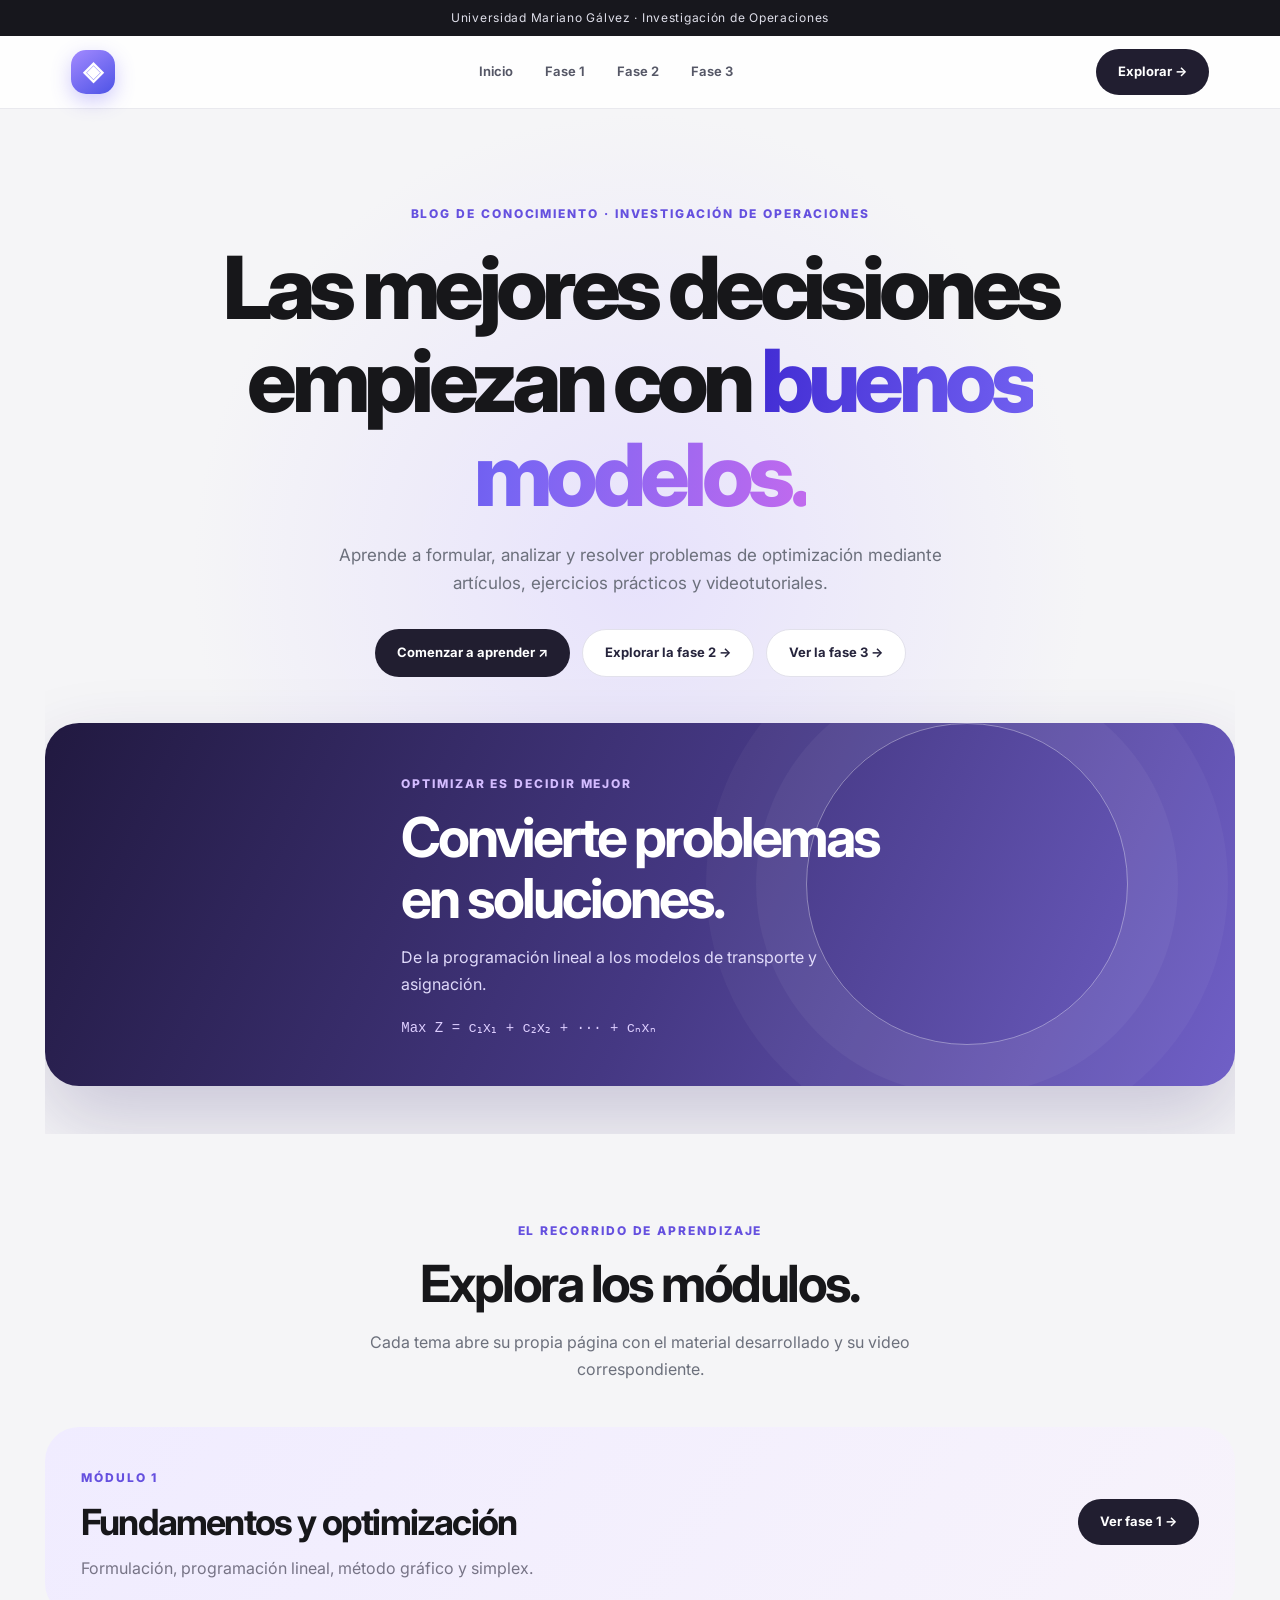
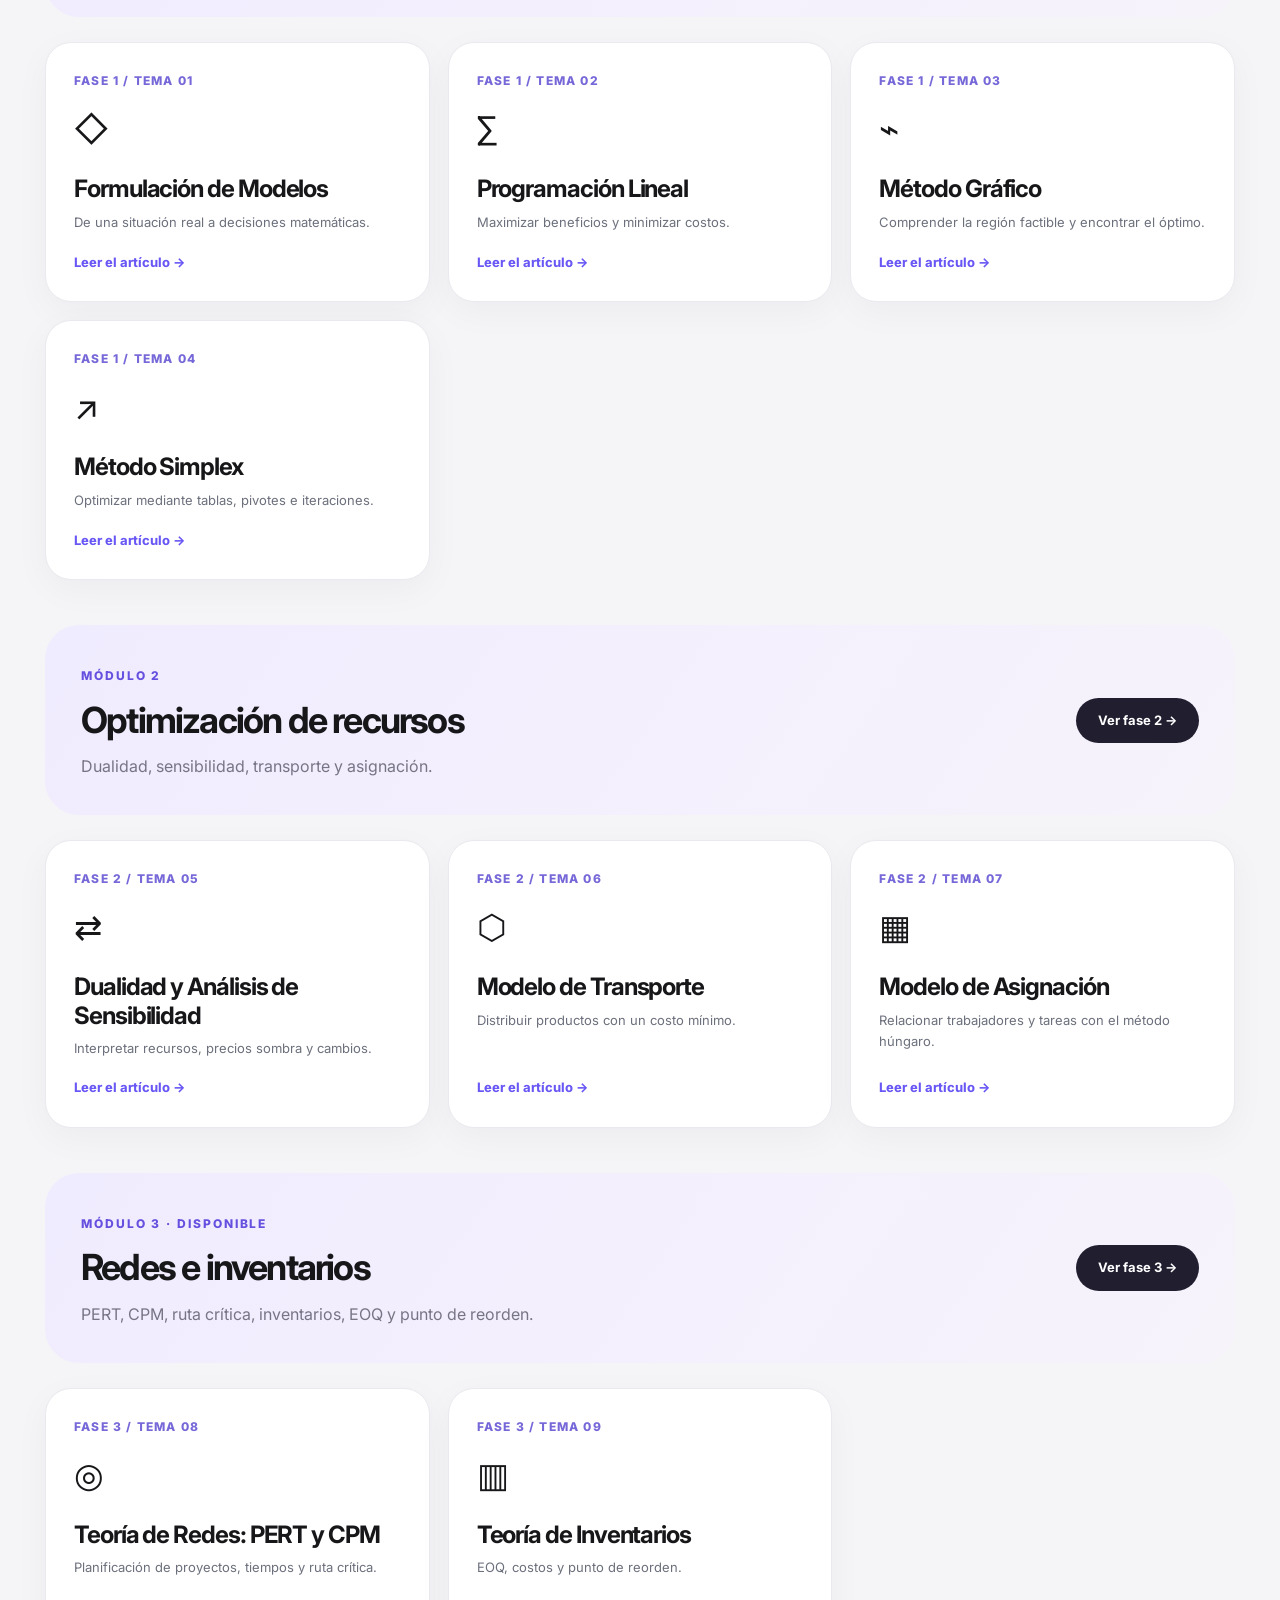
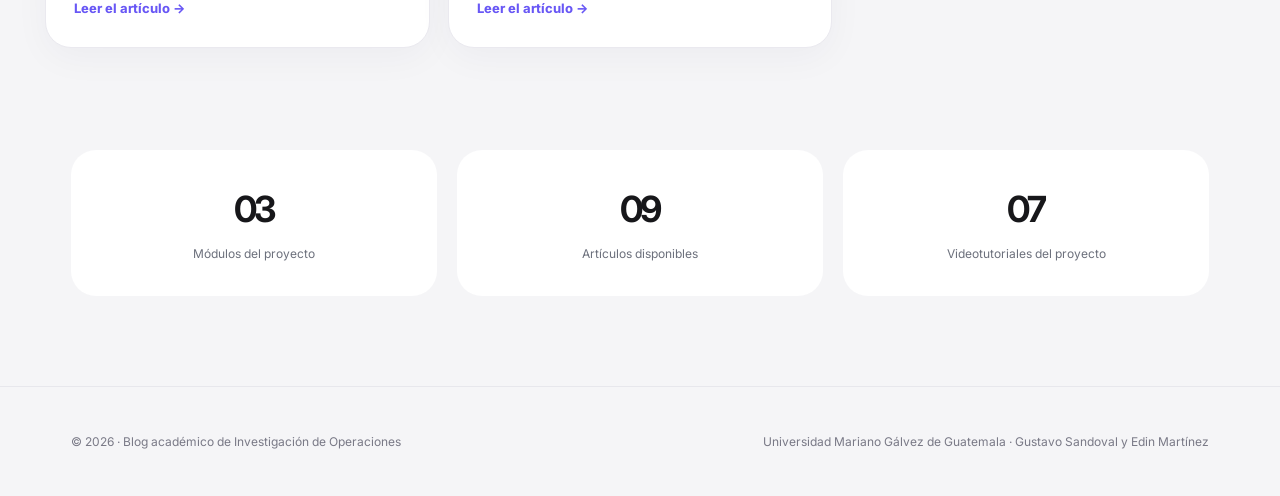
<file: index.html>
<!DOCTYPE html>

<html lang="es"><head><meta content="strict-origin-when-cross-origin" name="referrer"/><meta charset="utf-8"/><meta content="width=device-width,initial-scale=1" name="viewport"/><meta content="#f5f5f7" name="theme-color"/><meta content="Blog académico de Investigación de Operaciones" name="description"/><title>Inicio · Investigación de Operaciones</title><link href="styles.css" rel="stylesheet"/></head><body><div class="announcement">Universidad Mariano Gálvez · Investigación de Operaciones</div><header class="nav-shell"><nav class="nav container"><a aria-label="Ir al inicio" class="brand" href="index.html">◈</a><div class="links"><a href="index.html">Inicio</a><a href="fase1.html">Fase 1</a><a href="fase2.html">Fase 2</a><a href="fase3.html">Fase 3</a></div><a class="pill" href="index.html#explorar">Explorar →</a></nav></header><main><section class="hero container"><div class="eyebrow">Blog de conocimiento · Investigación de Operaciones</div><h1>Las mejores decisiones empiezan con <span class="gradient-text">buenos modelos.</span></h1><p class="intro">Aprende a formular, analizar y resolver problemas de optimización mediante artículos, ejercicios prácticos y videotutoriales.</p><div class="hero-cta"><a class="button" href="fase1.html">Comenzar a aprender ↗</a><a class="button secondary" href="fase2.html">Explorar la fase 2 →</a><a class="button secondary" href="fase3.html">Ver la fase 3 →</a></div><div class="hero-panel"><div><span class="eyebrow" style="color:#d3bcff">OPTIMIZAR ES DECIDIR MEJOR</span><h2>Convierte problemas<br/>en soluciones.</h2><p>De la programación lineal a los modelos de transporte y asignación.</p><span class="formula">Max Z = c₁x₁ + c₂x₂ + ··· + cₙxₙ</span></div></div></section><section class="section container" id="explorar"><div class="section-head"><span class="eyebrow">El recorrido de aprendizaje</span><h2>Explora los módulos.</h2><p>Cada tema abre su propia página con el material desarrollado y su video correspondiente.</p></div><div class="module-band"><div><span class="eyebrow">Módulo 1</span><h2>Fundamentos y optimización</h2><p>Formulación, programación lineal, método gráfico y simplex.</p></div><a class="button" href="fase1.html">Ver fase 1 →</a></div><div class="cards"><a class="card" href="formulacion.html"><span class="number">FASE 1 / TEMA 01</span><span class="symbol">◇</span><h3>Formulación de Modelos</h3><p>De una situación real a decisiones matemáticas.</p><span class="go">Leer el artículo →</span></a><a class="card" href="programacion-lineal.html"><span class="number">FASE 1 / TEMA 02</span><span class="symbol">∑</span><h3>Programación Lineal</h3><p>Maximizar beneficios y minimizar costos.</p><span class="go">Leer el artículo →</span></a><a class="card" href="metodo-grafico.html"><span class="number">FASE 1 / TEMA 03</span><span class="symbol">⌁</span><h3>Método Gráfico</h3><p>Comprender la región factible y encontrar el óptimo.</p><span class="go">Leer el artículo →</span></a><a class="card" href="simplex.html"><span class="number">FASE 1 / TEMA 04</span><span class="symbol">↗</span><h3>Método Simplex</h3><p>Optimizar mediante tablas, pivotes e iteraciones.</p><span class="go">Leer el artículo →</span></a></div><div style="height:45px"></div><div class="module-band"><div><span class="eyebrow">Módulo 2</span><h2>Optimización de recursos</h2><p>Dualidad, sensibilidad, transporte y asignación.</p></div><a class="button" href="fase2.html">Ver fase 2 →</a></div><div class="cards"><a class="card" href="dualidad.html"><span class="number">FASE 2 / TEMA 05</span><span class="symbol">⇄</span><h3>Dualidad y Análisis de Sensibilidad</h3><p>Interpretar recursos, precios sombra y cambios.</p><span class="go">Leer el artículo →</span></a><a class="card" href="transporte.html"><span class="number">FASE 2 / TEMA 06</span><span class="symbol">⬡</span><h3>Modelo de Transporte</h3><p>Distribuir productos con un costo mínimo.</p><span class="go">Leer el artículo →</span></a><a class="card" href="asignacion.html"><span class="number">FASE 2 / TEMA 07</span><span class="symbol">▦</span><h3>Modelo de Asignación</h3><p>Relacionar trabajadores y tareas con el método húngaro.</p><span class="go">Leer el artículo →</span></a></div><div style="height:45px"></div><div class="module-band"><div><span class="eyebrow">Módulo 3 · Disponible</span><h2>Redes e inventarios</h2><p>PERT, CPM, ruta crítica, inventarios, EOQ y punto de reorden.</p></div><a class="button" href="fase3.html">Ver fase 3 →</a></div><div class="cards"><a class="card" href="redes.html"><span class="number">FASE 3 / TEMA 08</span><span class="symbol">◎</span><h3>Teoría de Redes: PERT y CPM</h3><p>Planificación de proyectos, tiempos y ruta crítica.</p><span class="go">Leer el artículo →</span></a><a class="card" href="inventarios.html"><span class="number">FASE 3 / TEMA 09</span><span class="symbol">▥</span><h3>Teoría de Inventarios</h3><p>EOQ, costos y punto de reorden.</p><span class="go">Leer el artículo →</span></a></div></section><section class="container"><div class="stats"><div class="stat"><strong>03</strong><span>Módulos del proyecto</span></div><div class="stat"><strong>09</strong><span>Artículos disponibles</span></div><div class="stat"><strong>07</strong><span>Videotutoriales del proyecto</span></div></div></section></main><footer><div class="container footer-in"><span>© 2026 · Blog académico de Investigación de Operaciones</span><span>Universidad Mariano Gálvez de Guatemala · Gustavo Sandoval y Edin Martínez</span></div></footer></body></html>
</file>
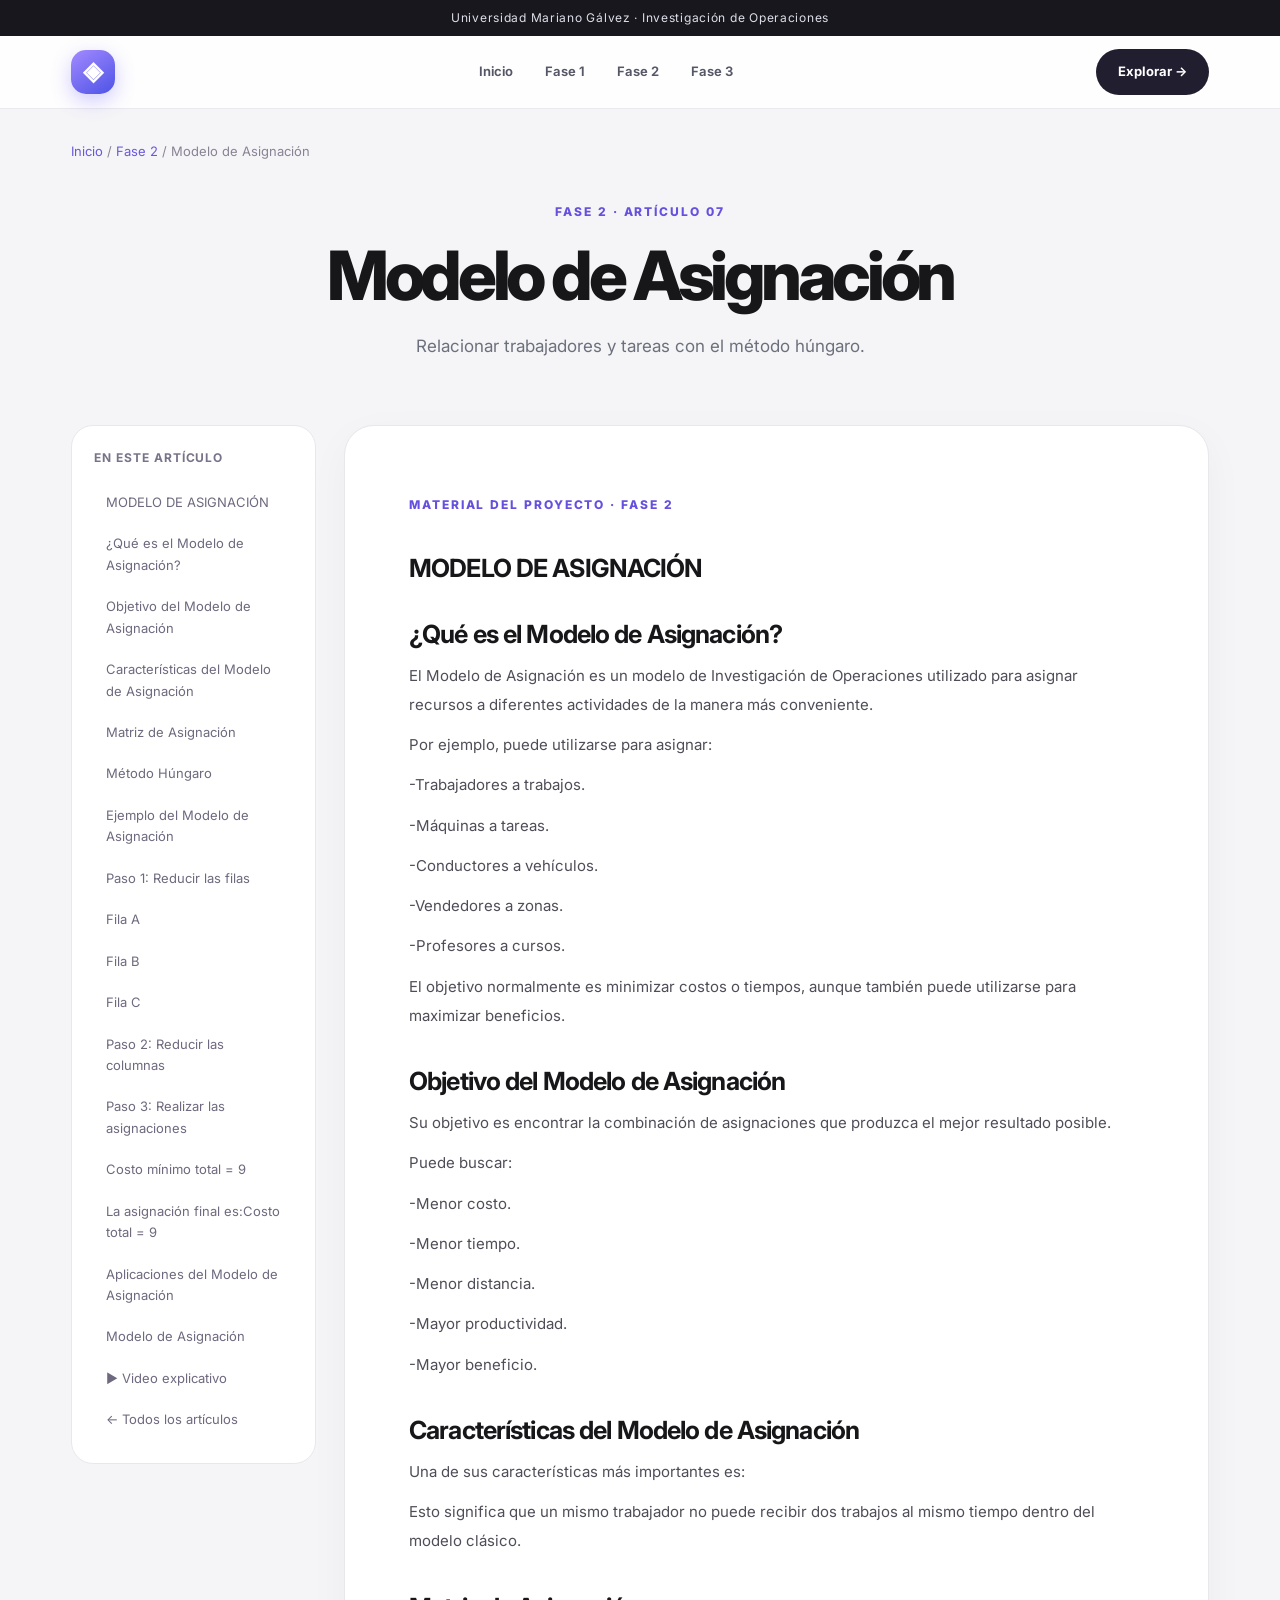
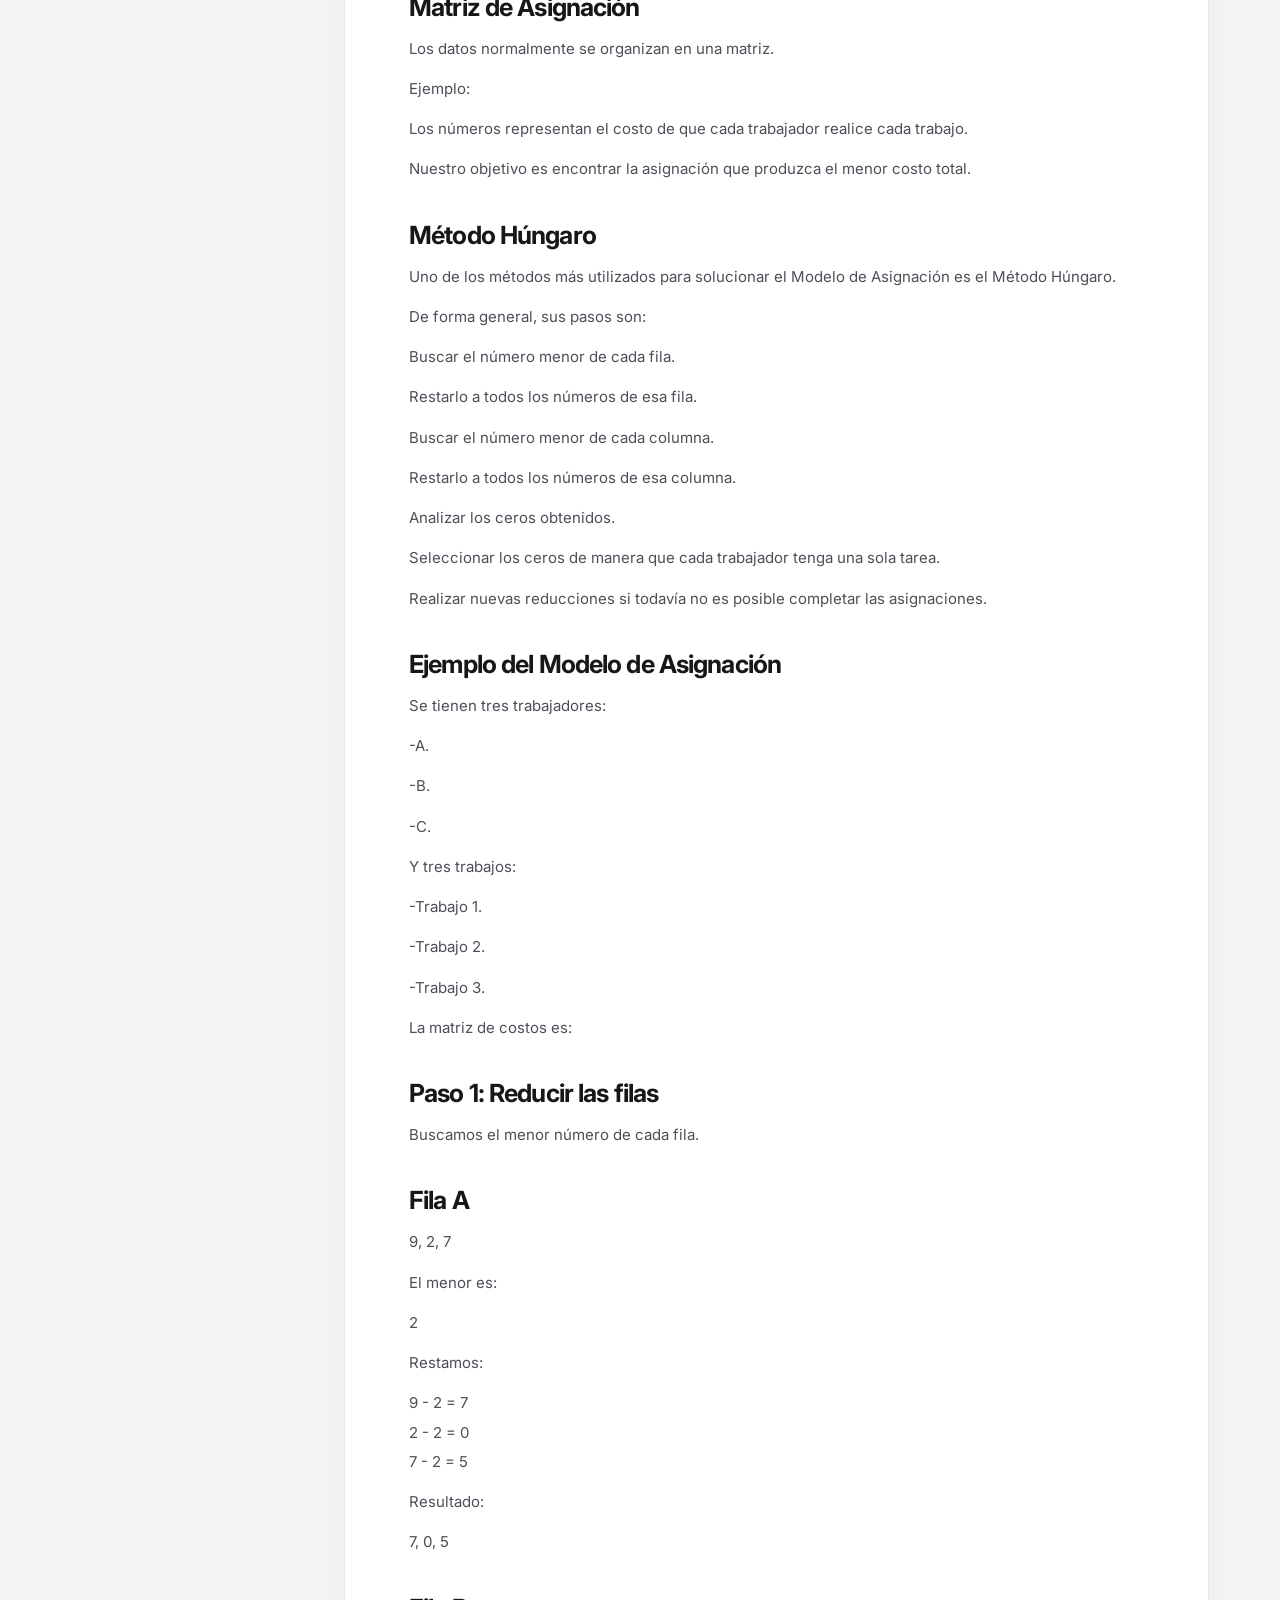
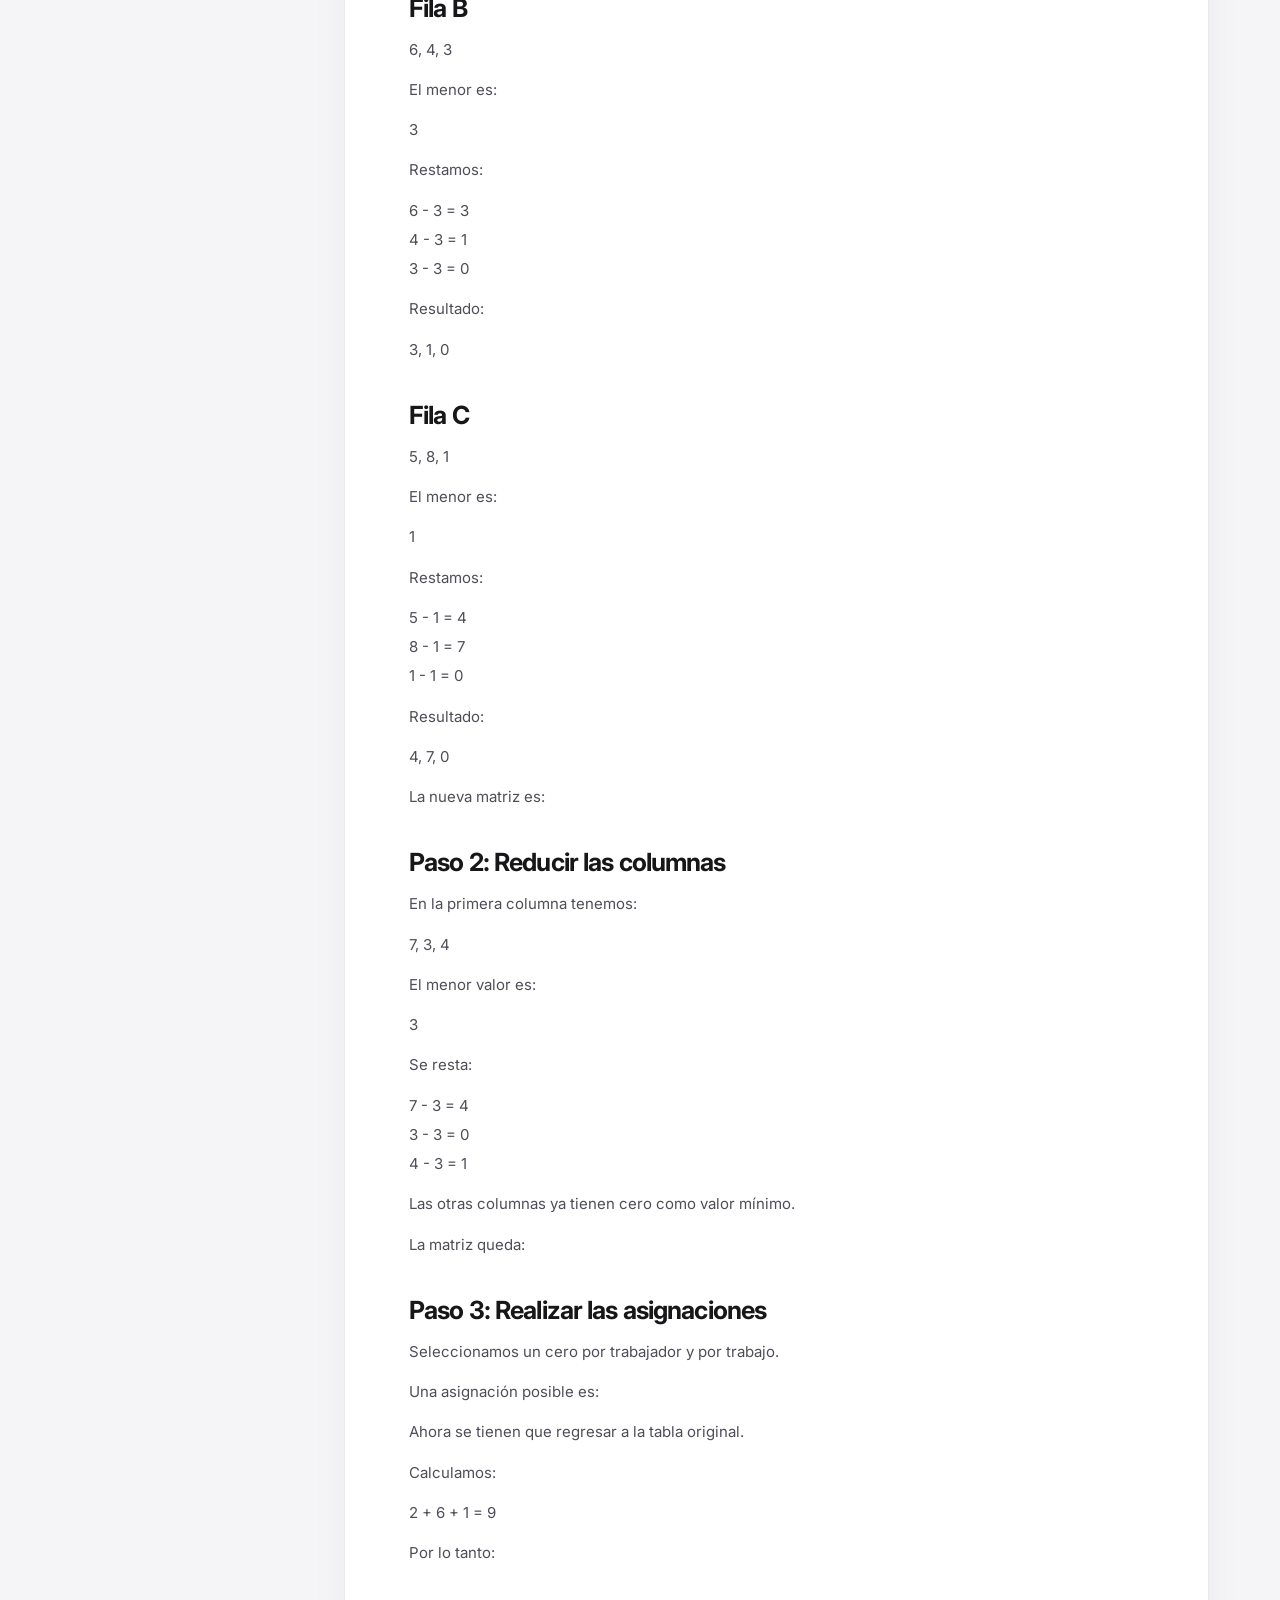
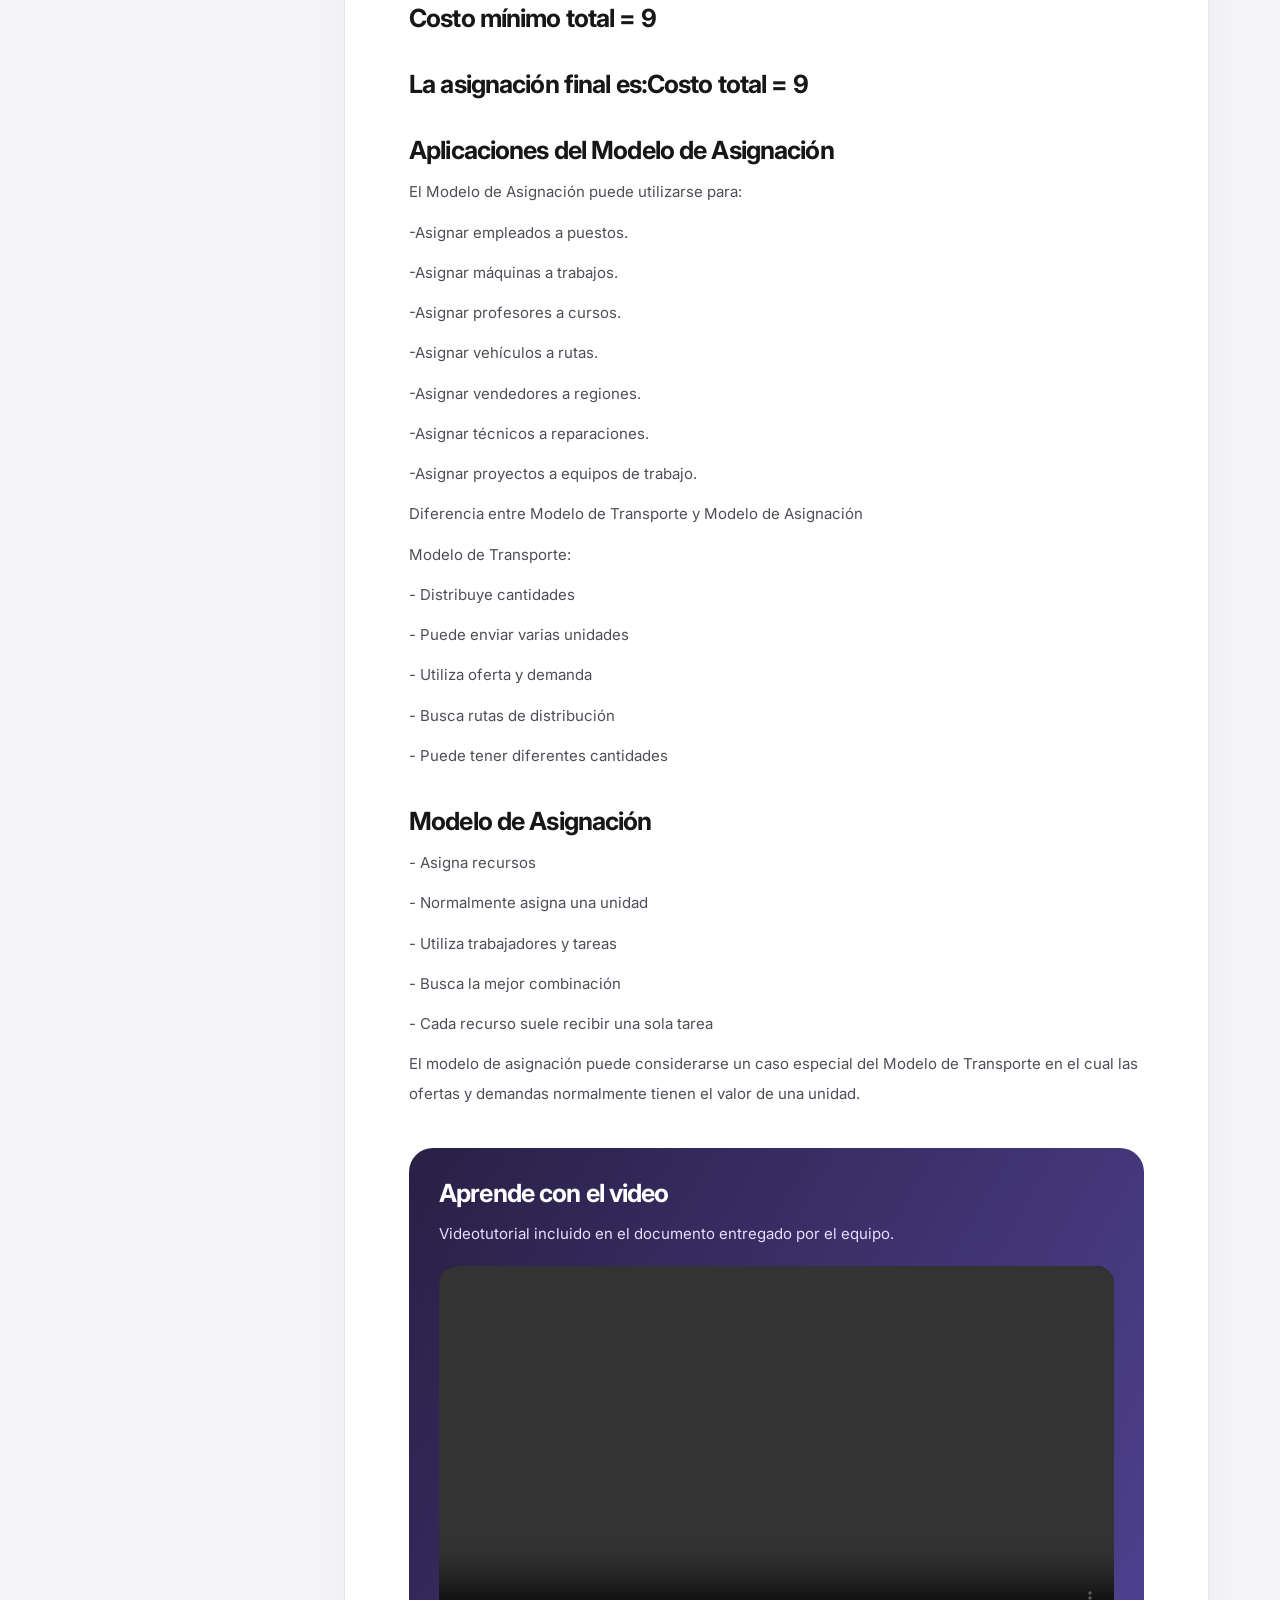
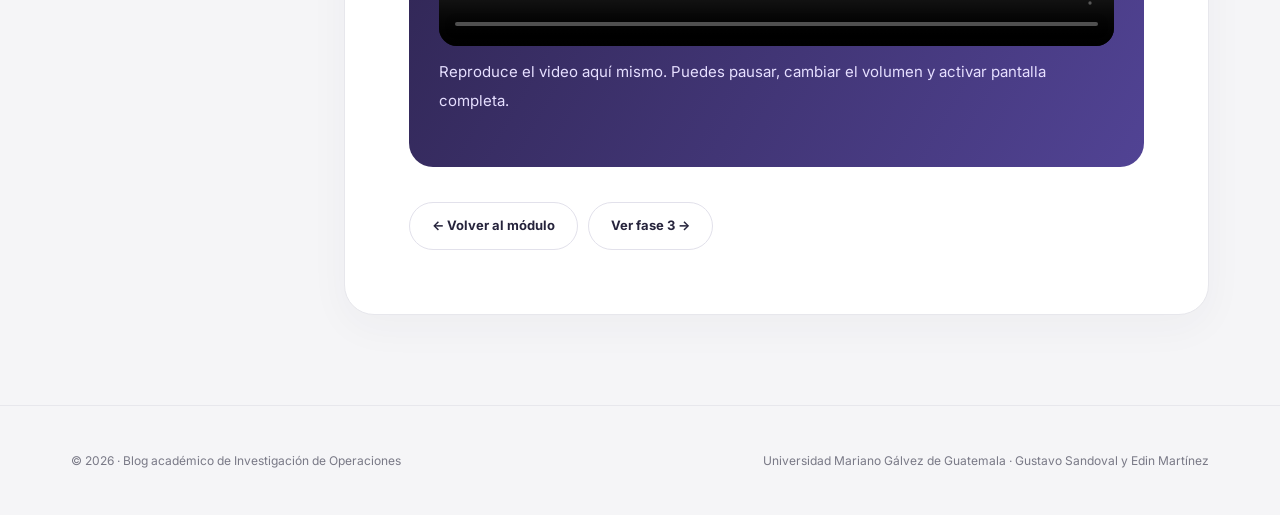
<file: asignacion.html>
<!DOCTYPE html>

<html lang="es"><head><meta content="strict-origin-when-cross-origin" name="referrer"/><meta charset="utf-8"/><meta content="width=device-width,initial-scale=1" name="viewport"/><meta content="#f5f5f7" name="theme-color"/><meta content="Blog académico de Investigación de Operaciones" name="description"/><title>Modelo de Asignación · Investigación de Operaciones</title><link href="styles.css" rel="stylesheet"/></head><body><div class="announcement">Universidad Mariano Gálvez · Investigación de Operaciones</div><header class="nav-shell"><nav class="nav container"><a aria-label="Ir al inicio" class="brand" href="index.html">◈</a><div class="links"><a href="index.html">Inicio</a><a href="fase1.html">Fase 1</a><a href="fase2.html">Fase 2</a><a href="fase3.html">Fase 3</a></div><a class="pill" href="index.html#explorar">Explorar →</a></nav></header><main class="container"><div class="breadcrumbs"><a href="index.html">Inicio</a> / <a href="fase2.html">Fase 2</a> / Modelo de Asignación</div><section class="topic-hero"><div class="eyebrow">Fase 2 · Artículo 07</div><h1 class="page-title">Modelo de Asignación</h1><p class="intro">Relacionar trabajadores y tareas con el método húngaro.</p></section><div class="detail"><aside class="aside"><h4>En este artículo</h4><a href="#seccion-1">MODELO DE ASIGNACIÓN</a><a href="#seccion-2">¿Qué es el Modelo de Asignación?</a><a href="#seccion-3">Objetivo del Modelo de Asignación</a><a href="#seccion-4">Características del Modelo de Asignación</a><a href="#seccion-5">Matriz de Asignación</a><a href="#seccion-6">Método Húngaro</a><a href="#seccion-7">Ejemplo del Modelo de Asignación</a><a href="#seccion-8">Paso 1: Reducir las filas</a><a href="#seccion-9">Fila A</a><a href="#seccion-10">Fila B</a><a href="#seccion-11">Fila C</a><a href="#seccion-12">Paso 2: Reducir las columnas</a><a href="#seccion-13">Paso 3: Realizar las asignaciones</a><a href="#seccion-14">Costo mínimo total = 9</a><a href="#seccion-15">La asignación final es:Costo total = 9</a><a href="#seccion-16">Aplicaciones del Modelo de Asignación</a><a href="#seccion-17">Modelo de Asignación</a><a href="#video">▶ Video explicativo</a><a href="fase2.html">← Todos los artículos</a></aside><article class="article"><span class="eyebrow">Material del proyecto · Fase 2</span><h2 id="seccion-1">MODELO DE ASIGNACIÓN</h2><h2 id="seccion-2">¿Qué es el Modelo de Asignación?</h2><p>El Modelo de Asignación es un modelo de Investigación de Operaciones utilizado para asignar recursos a diferentes actividades de la manera más conveniente.</p><p>Por ejemplo, puede utilizarse para asignar:</p><p>-Trabajadores a trabajos.</p><p>-Máquinas a tareas.</p><p>-Conductores a vehículos.</p><p>-Vendedores a zonas.</p><p>-Profesores a cursos.</p><p>El objetivo normalmente es minimizar costos o tiempos, aunque también puede utilizarse para maximizar beneficios.</p><h2 id="seccion-3">Objetivo del Modelo de Asignación</h2><p>Su objetivo es encontrar la combinación de asignaciones que produzca el mejor resultado posible.</p><p>Puede buscar:</p><p>-Menor costo.</p><p>-Menor tiempo.</p><p>-Menor distancia.</p><p>-Mayor productividad.</p><p>-Mayor beneficio.</p><h2 id="seccion-4">Características del Modelo de Asignación</h2><p>Una de sus características más importantes es:</p><p>Esto significa que un mismo trabajador no puede recibir dos trabajos al mismo tiempo dentro del modelo clásico.</p><h2 id="seccion-5">Matriz de Asignación</h2><p>Los datos normalmente se organizan en una matriz.</p><p>Ejemplo:</p><p>Los números representan el costo de que cada trabajador realice cada trabajo.</p><p>Nuestro objetivo es encontrar la asignación que produzca el menor costo total.</p><h2 id="seccion-6">Método Húngaro</h2><p>Uno de los métodos más utilizados para solucionar el Modelo de Asignación es el Método Húngaro.</p><p>De forma general, sus pasos son:</p><p>Buscar el número menor de cada fila.</p><p>Restarlo a todos los números de esa fila.</p><p>Buscar el número menor de cada columna.</p><p>Restarlo a todos los números de esa columna.</p><p>Analizar los ceros obtenidos.</p><p>Seleccionar los ceros de manera que cada trabajador tenga una sola tarea.</p><p>Realizar nuevas reducciones si todavía no es posible completar las asignaciones.</p><h2 id="seccion-7">Ejemplo del Modelo de Asignación</h2><p>Se tienen tres trabajadores:</p><p>-A.</p><p>-B.</p><p>-C.</p><p>Y tres trabajos:</p><p>-Trabajo 1.</p><p>-Trabajo 2.</p><p>-Trabajo 3.</p><p>La matriz de costos es:</p><h2 id="seccion-8">Paso 1: Reducir las filas</h2><p>Buscamos el menor número de cada fila.</p><h2 id="seccion-9">Fila A</h2><p>9, 2, 7</p><p>El menor es:</p><p>2</p><p>Restamos:</p><p>9 - 2 = 7<br/> 2 - 2 = 0<br/> 7 - 2 = 5</p><p>Resultado:</p><p>7, 0, 5</p><h2 id="seccion-10">Fila B</h2><p>6, 4, 3</p><p>El menor es:</p><p>3</p><p>Restamos:</p><p>6 - 3 = 3<br/> 4 - 3 = 1<br/> 3 - 3 = 0</p><p>Resultado:</p><p>3, 1, 0</p><h2 id="seccion-11">Fila C</h2><p>5, 8, 1</p><p>El menor es:</p><p>1</p><p>Restamos:</p><p>5 - 1 = 4<br/> 8 - 1 = 7<br/> 1 - 1 = 0</p><p>Resultado:</p><p>4, 7, 0</p><p>La nueva matriz es:</p><h2 id="seccion-12">Paso 2: Reducir las columnas</h2><p>En la primera columna tenemos:</p><p>7, 3, 4</p><p>El menor valor es:</p><p>3</p><p>Se resta:</p><p>7 - 3 = 4<br/> 3 - 3 = 0<br/> 4 - 3 = 1</p><p>Las otras columnas ya tienen cero como valor mínimo.</p><p>La matriz queda:</p><h2 id="seccion-13">Paso 3: Realizar las asignaciones</h2><p>Seleccionamos un cero por trabajador y por trabajo.</p><p>Una asignación posible es:</p><p>Ahora se tienen que regresar a la tabla original.</p><p>Calculamos:</p><p>2 + 6 + 1 = 9</p><p>Por lo tanto:</p><h2 id="seccion-14">Costo mínimo total = 9</h2><h2 id="seccion-15">La asignación final es:Costo total = 9</h2><h2 id="seccion-16">Aplicaciones del Modelo de Asignación</h2><p>El Modelo de Asignación puede utilizarse para:</p><p>-Asignar empleados a puestos.</p><p>-Asignar máquinas a trabajos.</p><p>-Asignar profesores a cursos.</p><p>-Asignar vehículos a rutas.</p><p>-Asignar vendedores a regiones.</p><p>-Asignar técnicos a reparaciones.</p><p>-Asignar proyectos a equipos de trabajo.</p><p>Diferencia entre Modelo de Transporte y Modelo de Asignación</p><p>Modelo de Transporte:</p><p>- Distribuye cantidades</p><p>- Puede enviar varias unidades</p><p>- Utiliza oferta y demanda</p><p>- Busca rutas de distribución</p><p>- Puede tener diferentes cantidades</p><h2 id="seccion-17">Modelo de Asignación</h2><p>- Asigna recursos</p><p>- Normalmente asigna una unidad</p><p>- Utiliza trabajadores y tareas</p><p>- Busca la mejor combinación</p><p>- Cada recurso suele recibir una sola tarea</p><p>El modelo de asignación puede considerarse un caso especial del Modelo de Transporte en el cual las ofertas y demandas normalmente tienen el valor de una unidad.</p><section class="video-box" id="video"><h2>Aprende con el video</h2><p>Videotutorial incluido en el documento entregado por el equipo.</p><div class="video-player-hybrid" data-local-video="videos/transporte-asignacion.mp4"><video aria-label="Video educativo integrado" class="hybrid-local-video" controls="" height="720" playsinline="" preload="metadata" width="1280"><source src="videos/transporte-asignacion.mp4" type="video/mp4"/>Tu navegador no puede reproducir este video. Prueba con una versión reciente de Chrome o Edge.</video><p class="video-direct-note">Reproduce el video aquí mismo. Puedes pausar, cambiar el volumen y activar pantalla completa.</p></div></section><div style="display:flex;gap:10px;flex-wrap:wrap;margin-top:35px"><a class="button secondary" href="fase2.html">← Volver al módulo</a><a class="button secondary" href="fase3.html">Ver fase 3 →</a></div></article></div></main><footer><div class="container footer-in"><span>© 2026 · Blog académico de Investigación de Operaciones</span><span>Universidad Mariano Gálvez de Guatemala · Gustavo Sandoval y Edin Martínez</span></div></footer></body></html>
</file>
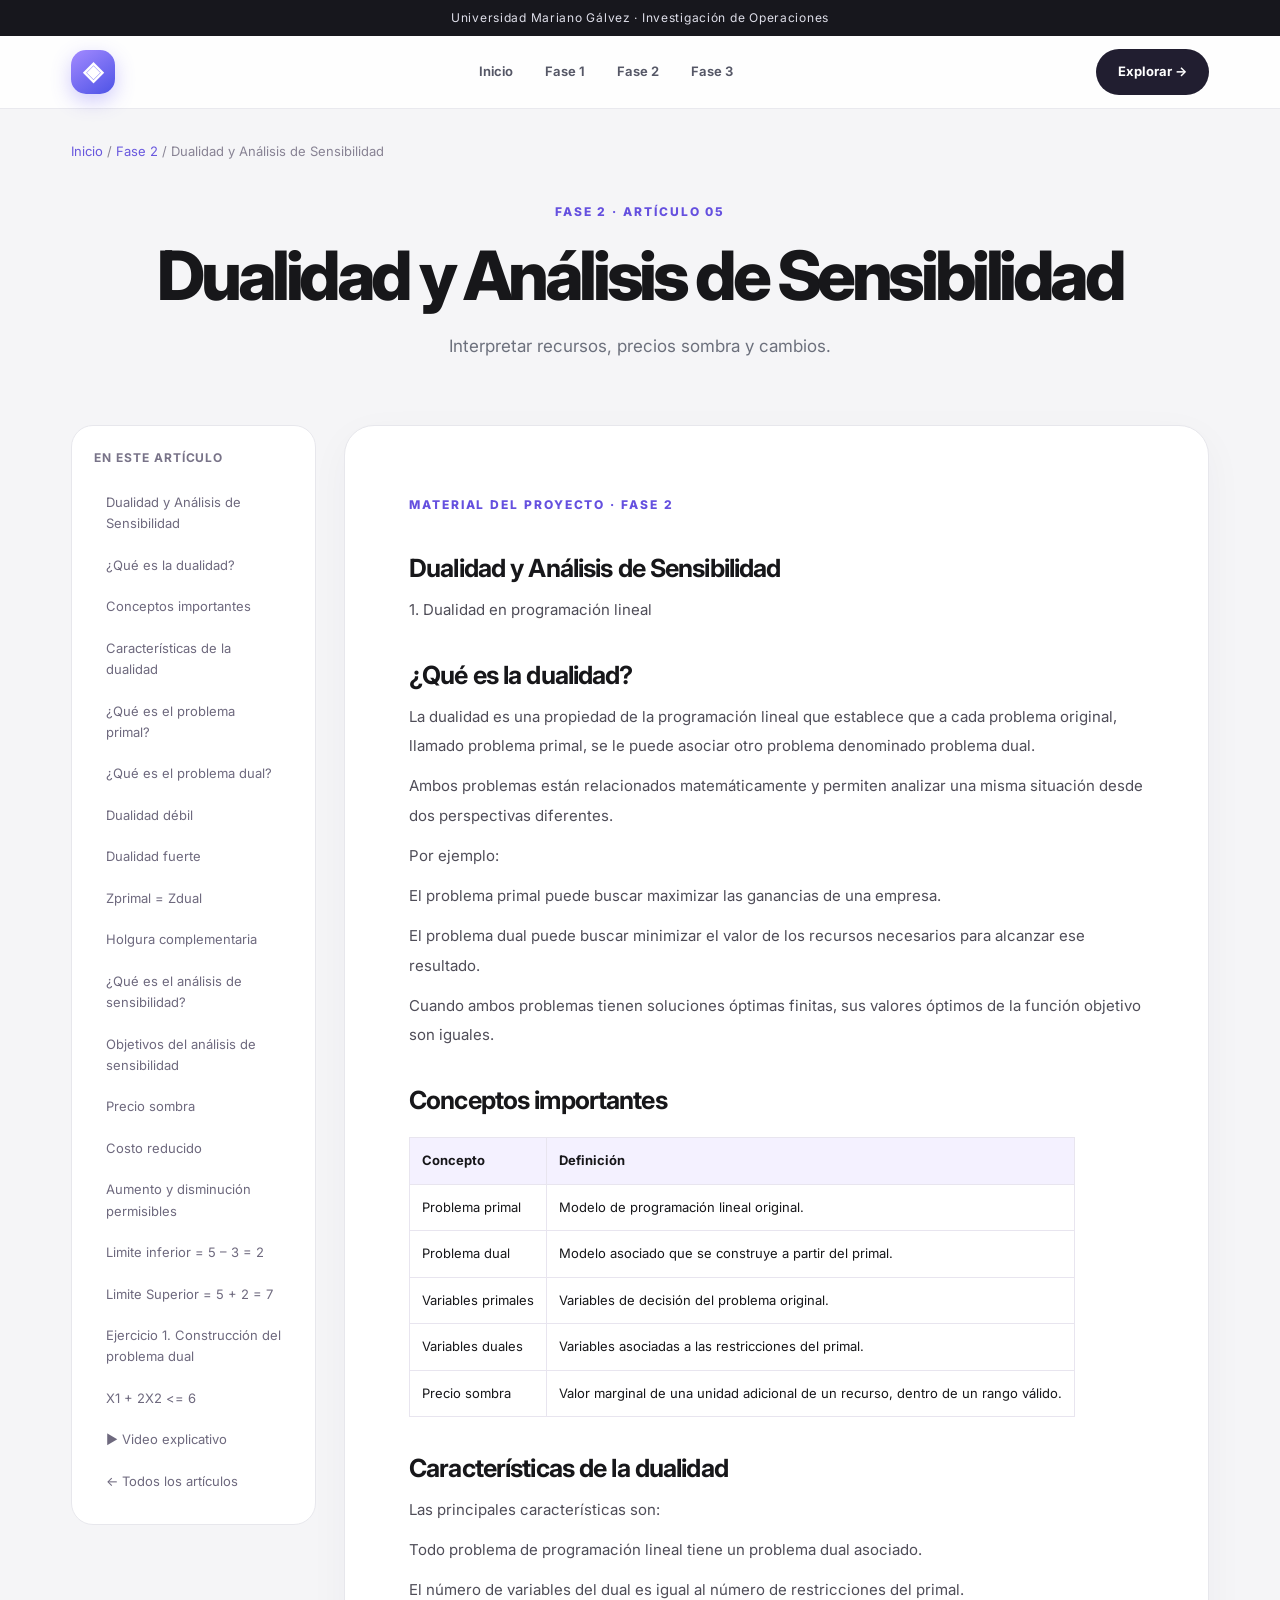
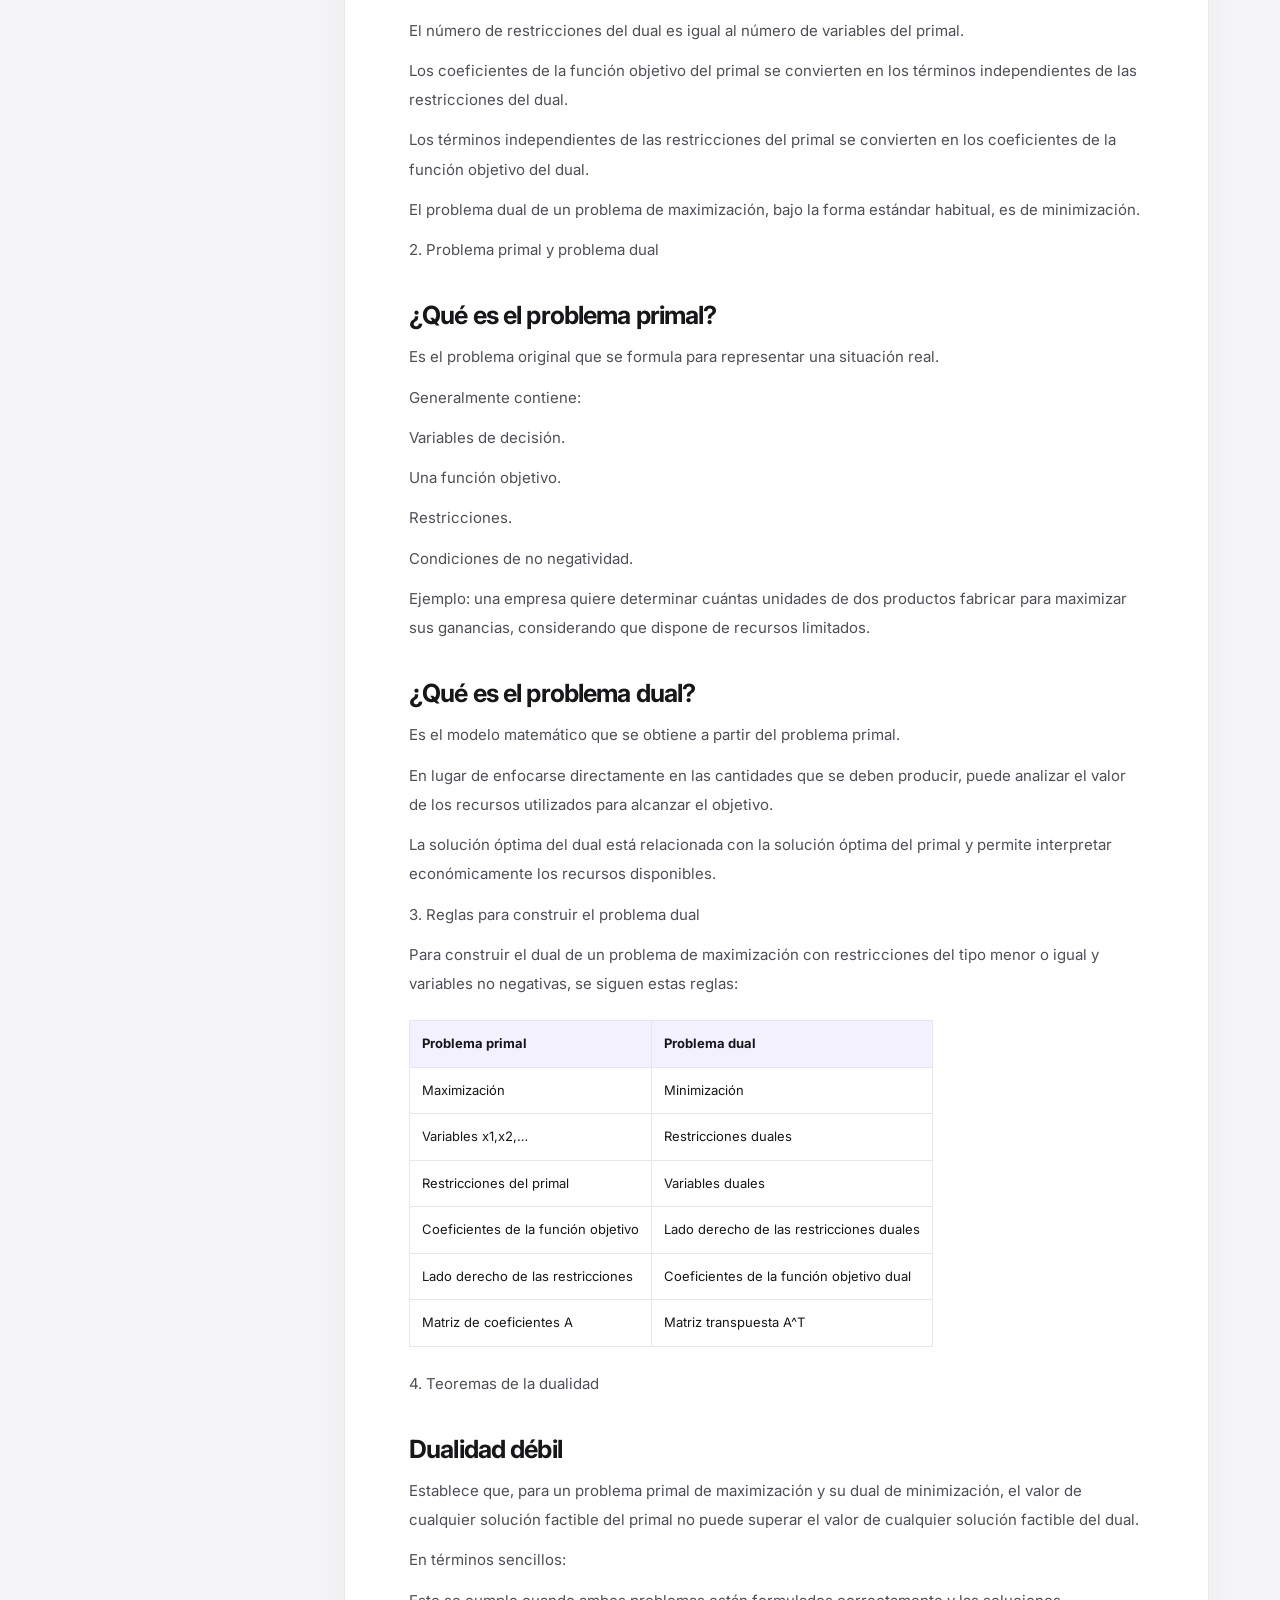
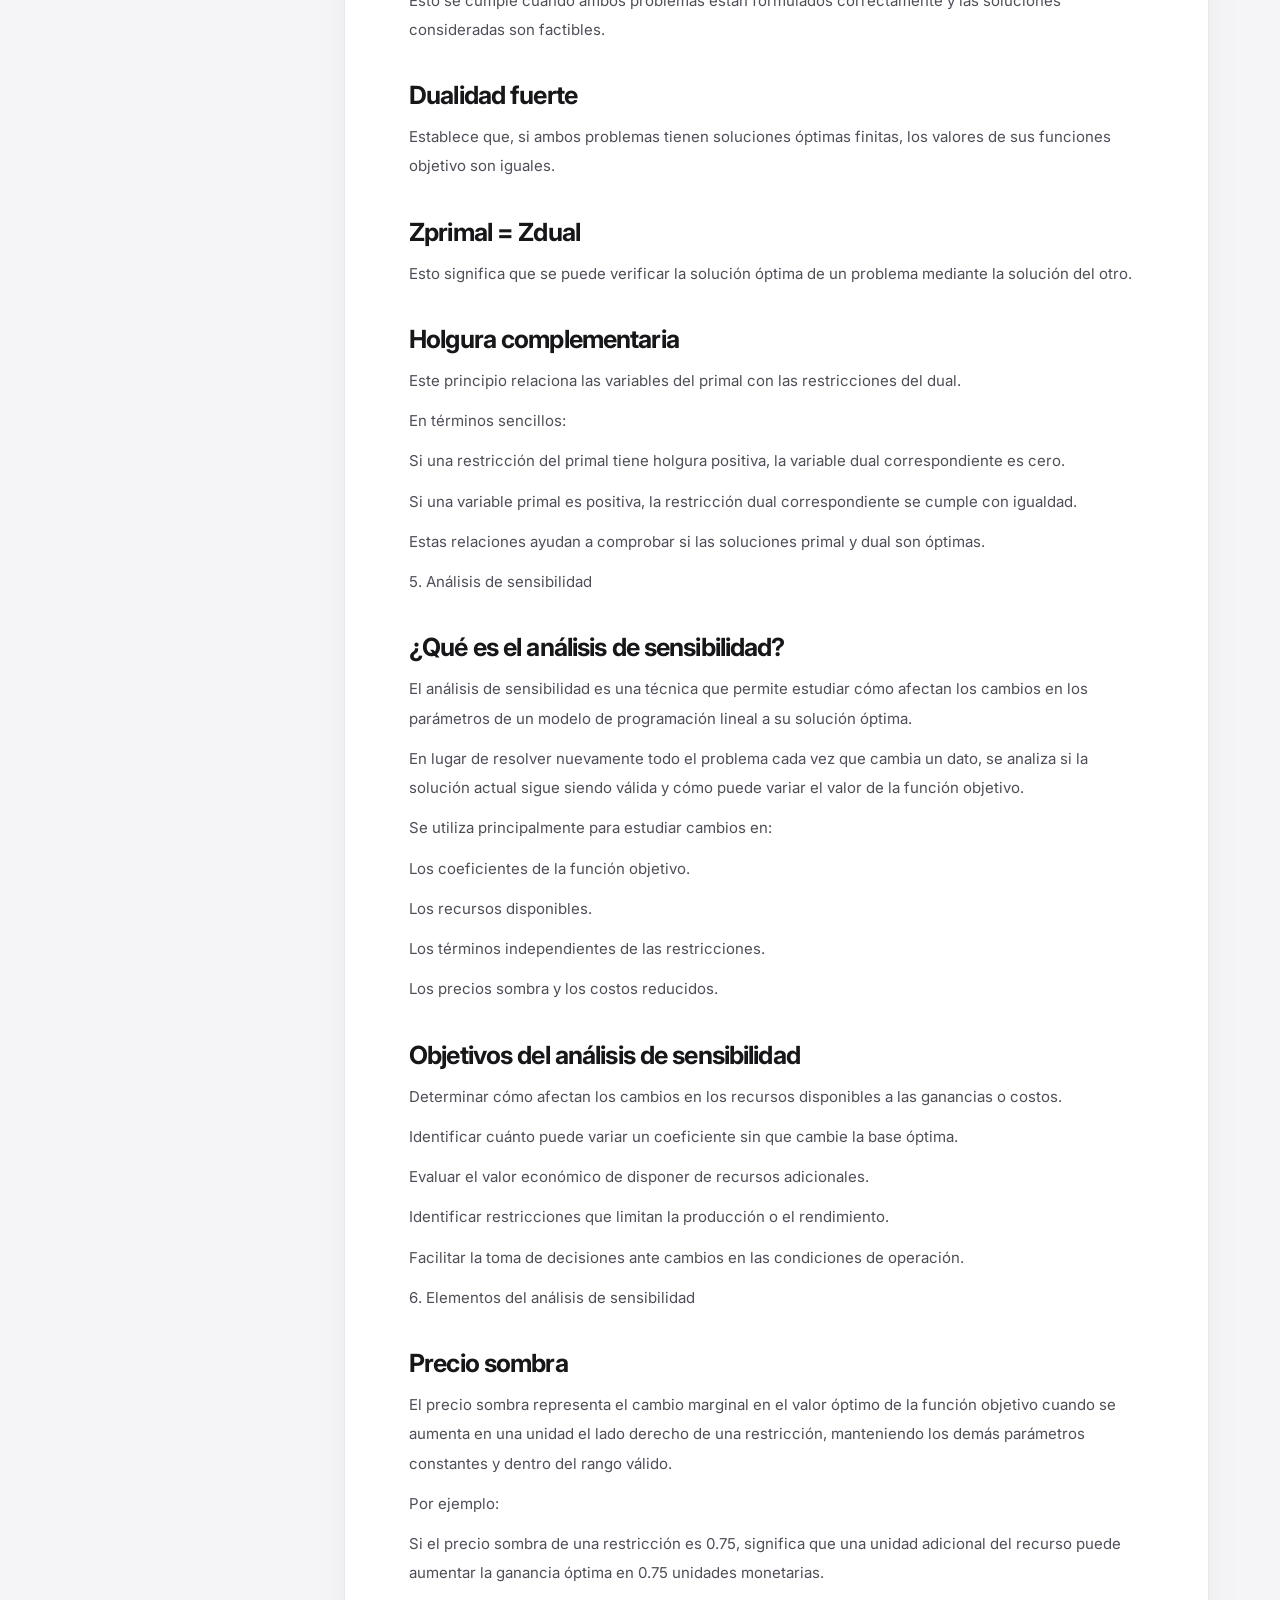
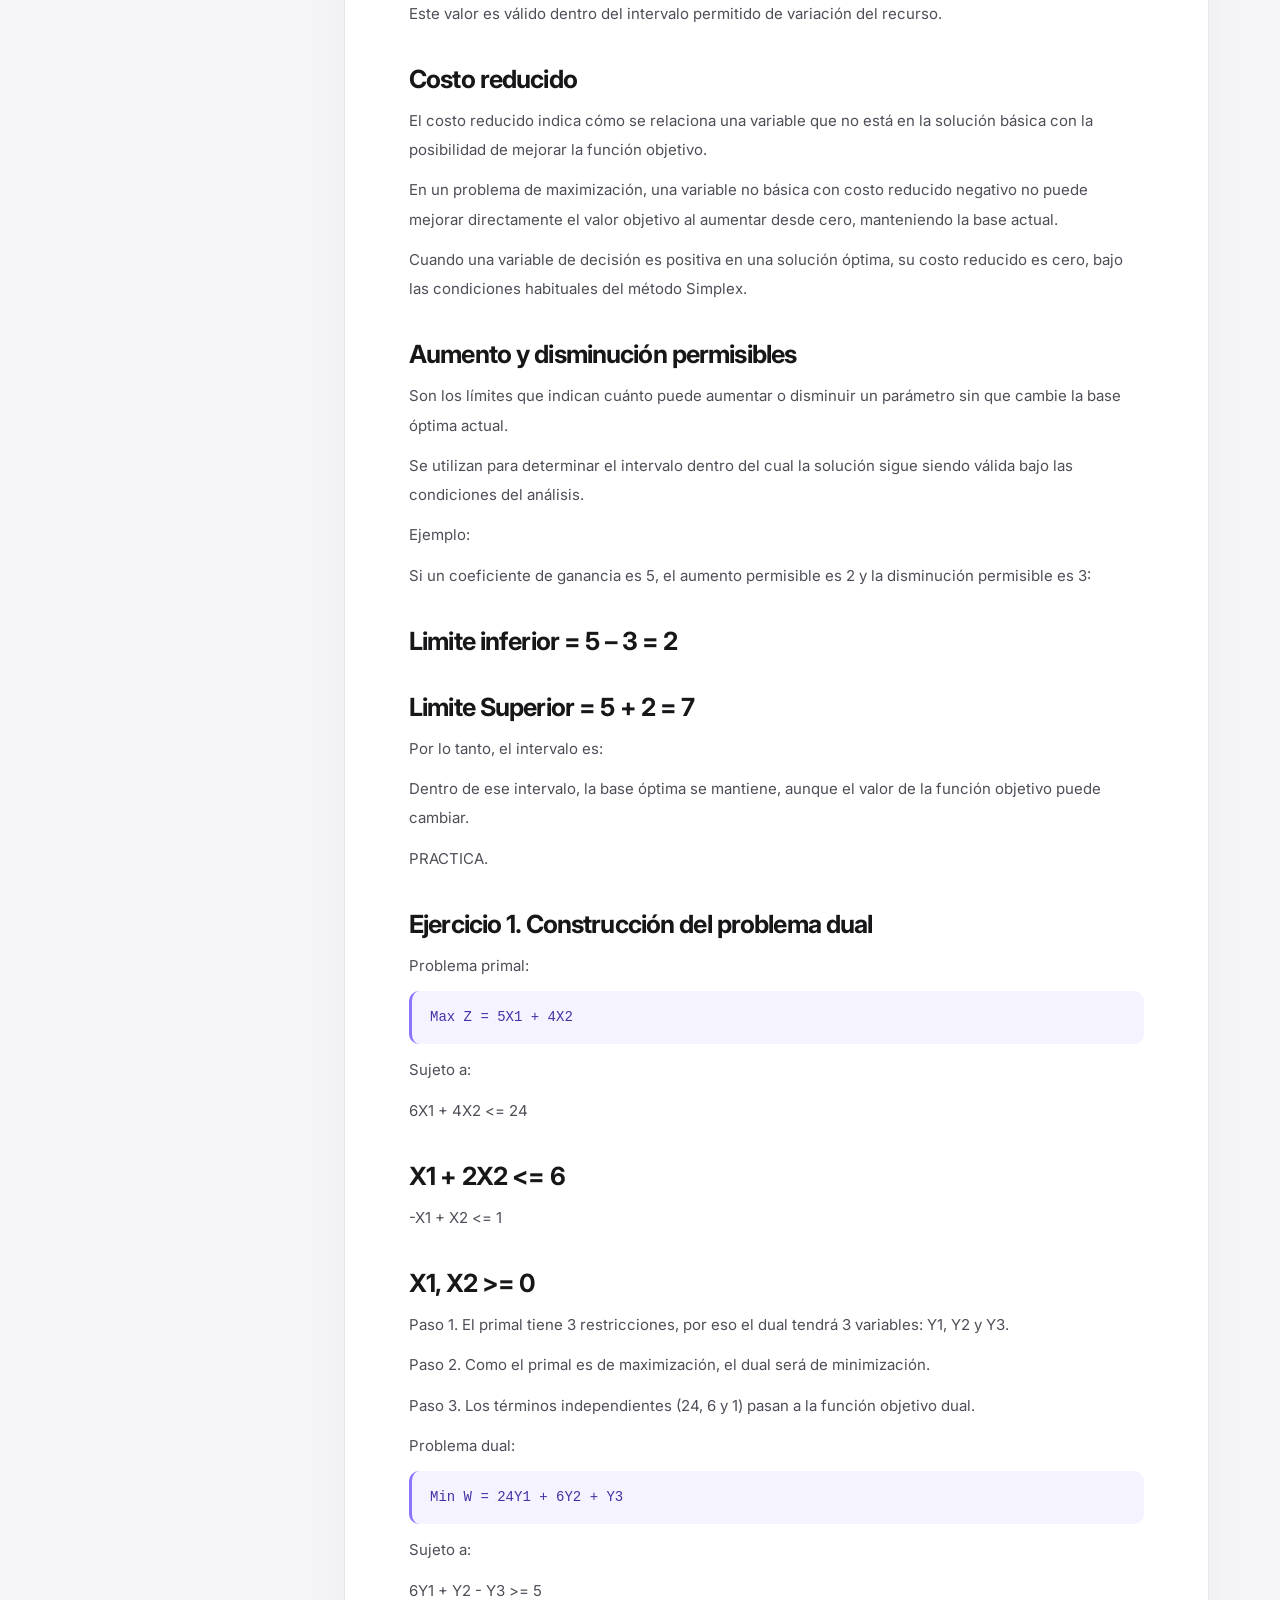
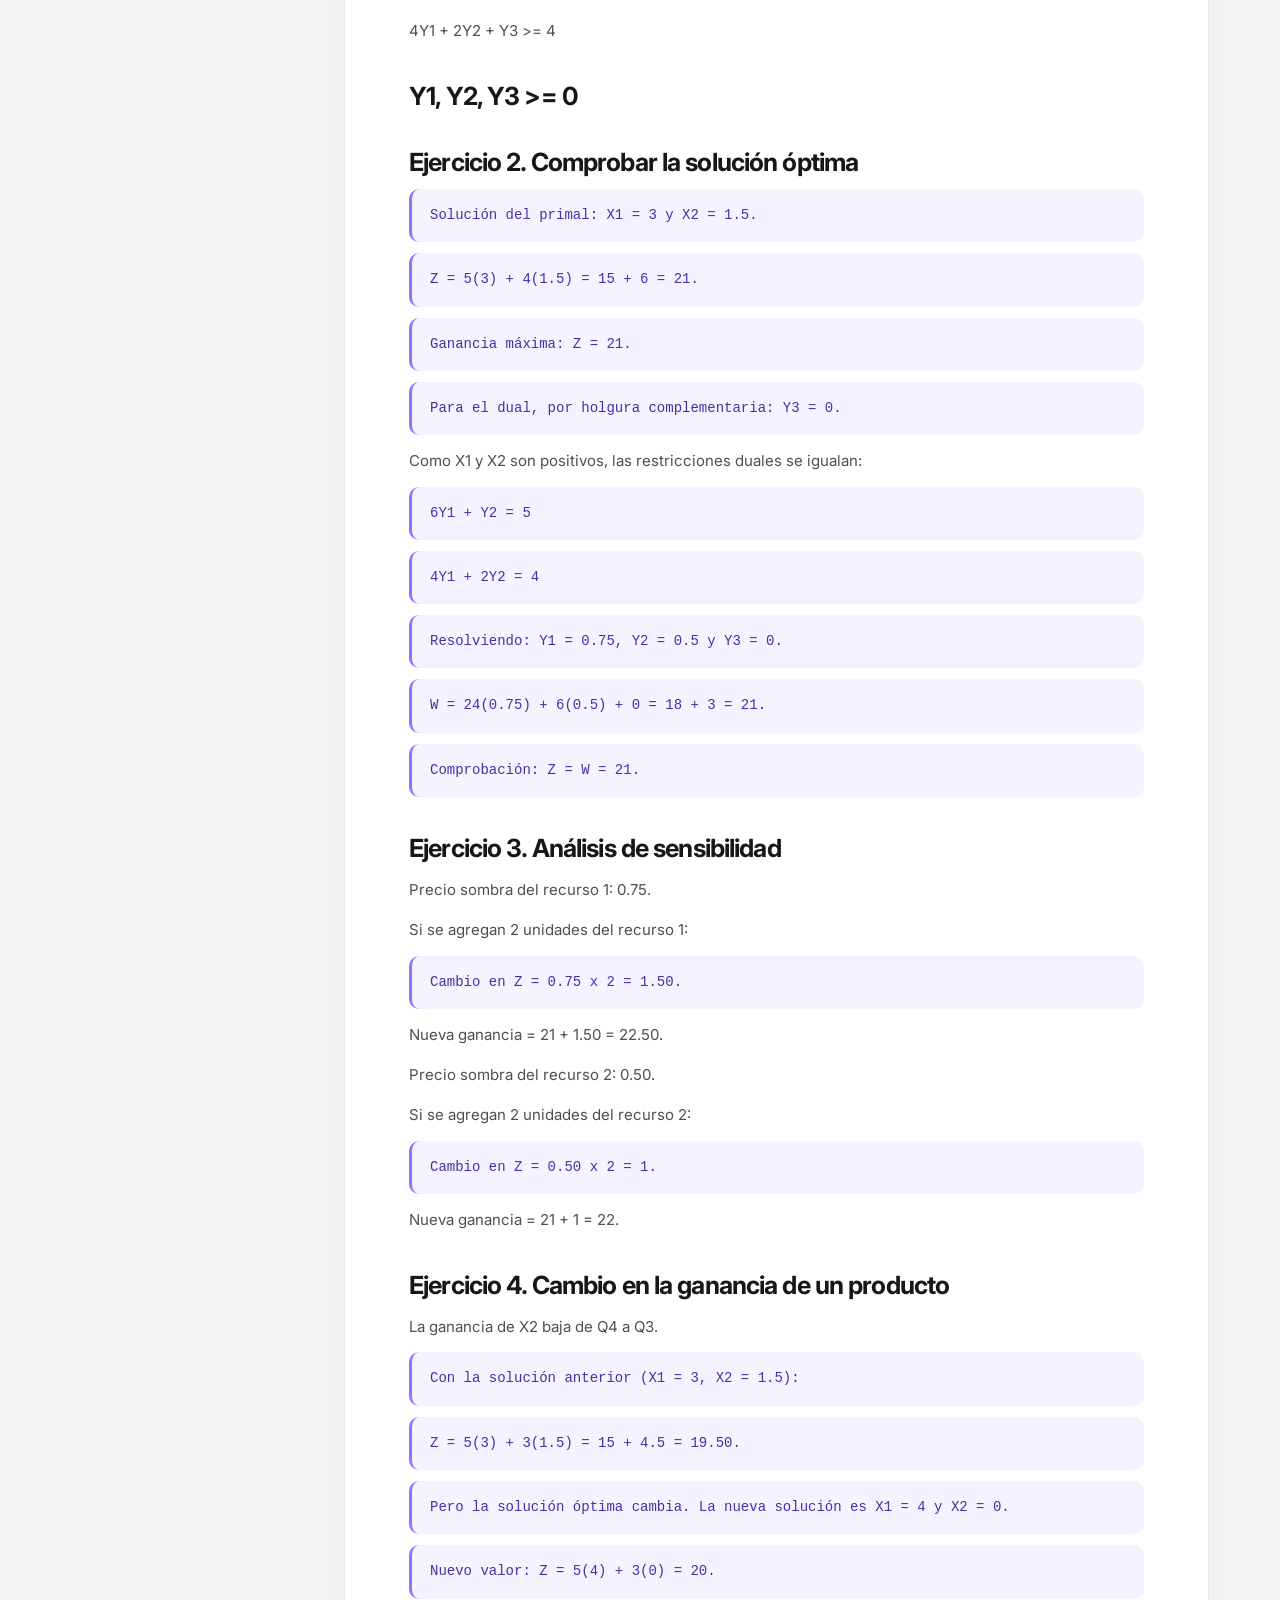
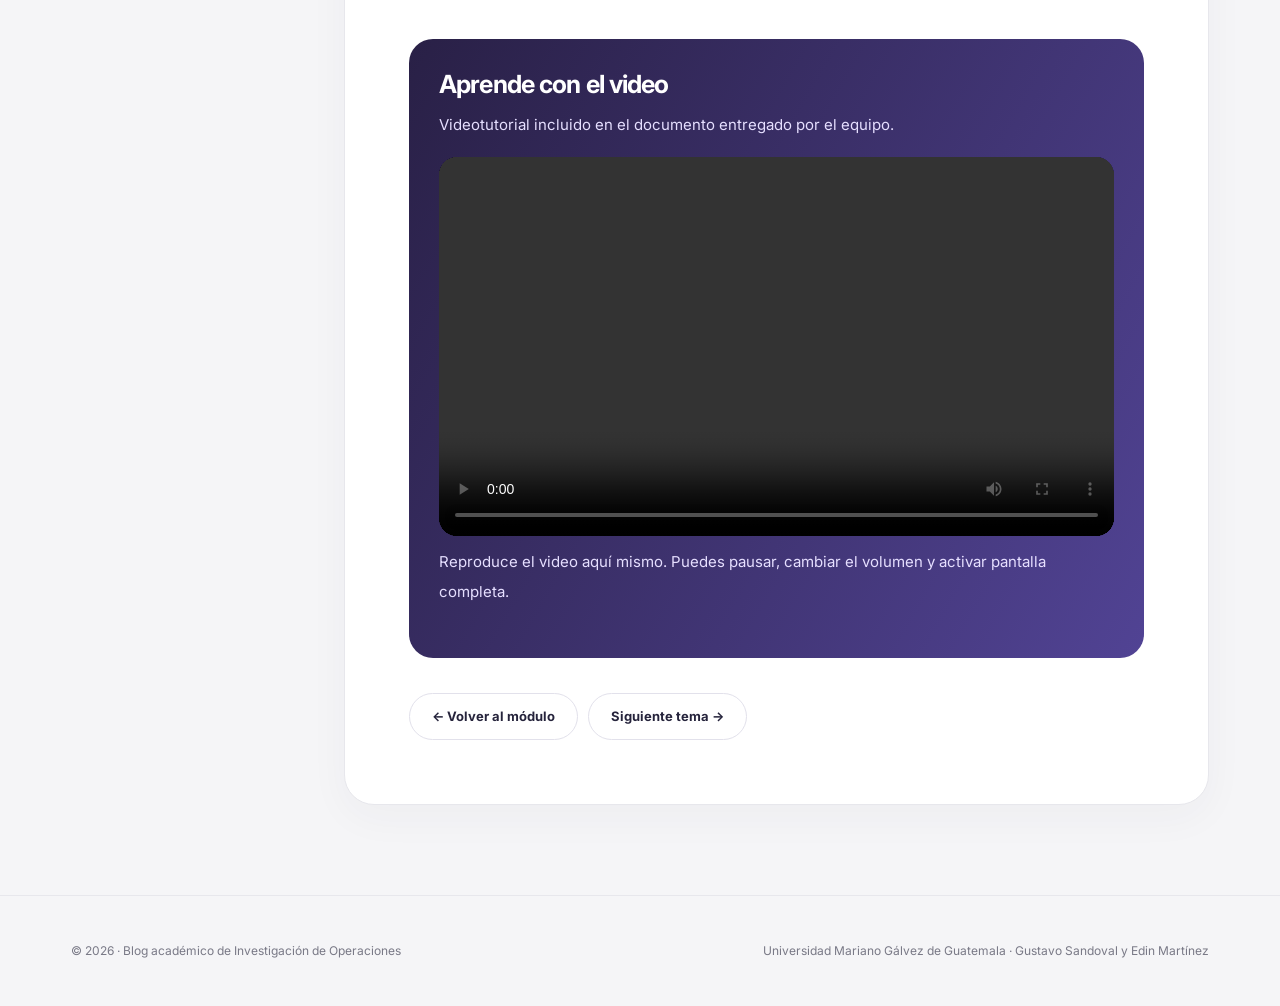
<file: dualidad.html>
<!DOCTYPE html>

<html lang="es"><head><meta content="strict-origin-when-cross-origin" name="referrer"/><meta charset="utf-8"/><meta content="width=device-width,initial-scale=1" name="viewport"/><meta content="#f5f5f7" name="theme-color"/><meta content="Blog académico de Investigación de Operaciones" name="description"/><title>Dualidad y Análisis de Sensibilidad · Investigación de Operaciones</title><link href="styles.css" rel="stylesheet"/></head><body><div class="announcement">Universidad Mariano Gálvez · Investigación de Operaciones</div><header class="nav-shell"><nav class="nav container"><a aria-label="Ir al inicio" class="brand" href="index.html">◈</a><div class="links"><a href="index.html">Inicio</a><a href="fase1.html">Fase 1</a><a href="fase2.html">Fase 2</a><a href="fase3.html">Fase 3</a></div><a class="pill" href="index.html#explorar">Explorar →</a></nav></header><main class="container"><div class="breadcrumbs"><a href="index.html">Inicio</a> / <a href="fase2.html">Fase 2</a> / Dualidad y Análisis de Sensibilidad</div><section class="topic-hero"><div class="eyebrow">Fase 2 · Artículo 05</div><h1 class="page-title">Dualidad y Análisis de Sensibilidad</h1><p class="intro">Interpretar recursos, precios sombra y cambios.</p></section><div class="detail"><aside class="aside"><h4>En este artículo</h4><a href="#seccion-1">Dualidad y Análisis de Sensibilidad</a><a href="#seccion-2">¿Qué es la dualidad?</a><a href="#seccion-3">Conceptos importantes</a><a href="#seccion-4">Características de la dualidad</a><a href="#seccion-5">¿Qué es el problema primal?</a><a href="#seccion-6">¿Qué es el problema dual?</a><a href="#seccion-7">Dualidad débil</a><a href="#seccion-8">Dualidad fuerte</a><a href="#seccion-9">Zprimal =  Zdual</a><a href="#seccion-10">Holgura complementaria</a><a href="#seccion-11">¿Qué es el análisis de sensibilidad?</a><a href="#seccion-12">Objetivos del análisis de sensibilidad</a><a href="#seccion-13">Precio sombra</a><a href="#seccion-14">Costo reducido</a><a href="#seccion-15">Aumento y disminución permisibles</a><a href="#seccion-16">Limite inferior = 5 – 3 = 2</a><a href="#seccion-17">Limite Superior = 5 + 2 = 7</a><a href="#seccion-18">Ejercicio 1. Construcción del problema dual</a><a href="#seccion-19">X1 + 2X2 &lt;= 6</a><a href="#video">▶ Video explicativo</a><a href="fase2.html">← Todos los artículos</a></aside><article class="article"><span class="eyebrow">Material del proyecto · Fase 2</span><h2 id="seccion-1">Dualidad y Análisis de Sensibilidad</h2><p>1. Dualidad en programación lineal</p><h2 id="seccion-2">¿Qué es la dualidad?</h2><p>La dualidad es una propiedad de la programación lineal que establece que a cada problema original, llamado problema primal, se le puede asociar otro problema denominado problema dual.</p><p>Ambos problemas están relacionados matemáticamente y permiten analizar una misma situación desde dos perspectivas diferentes.</p><p>Por ejemplo:</p><p>El problema primal puede buscar maximizar las ganancias de una empresa.</p><p>El problema dual puede buscar minimizar el valor de los recursos necesarios para alcanzar ese resultado.</p><p>Cuando ambos problemas tienen soluciones óptimas finitas, sus valores óptimos de la función objetivo son iguales.</p><h2 id="seccion-3">Conceptos importantes</h2><table><tr><td>Concepto</td><td>Definición</td></tr><tr><td>Problema primal</td><td>Modelo de programación lineal original.</td></tr><tr><td>Problema dual</td><td>Modelo asociado que se construye a partir del primal.</td></tr><tr><td>Variables primales</td><td>Variables de decisión del problema original.</td></tr><tr><td>Variables duales</td><td>Variables asociadas a las restricciones del primal.</td></tr><tr><td>Precio sombra</td><td>Valor marginal de una unidad adicional de un recurso, dentro de un rango válido.</td></tr></table><h2 id="seccion-4">Características de la dualidad</h2><p>Las principales características son:</p><p>Todo problema de programación lineal tiene un problema dual asociado.</p><p>El número de variables del dual es igual al número de restricciones del primal.</p><p>El número de restricciones del dual es igual al número de variables del primal.</p><p>Los coeficientes de la función objetivo del primal se convierten en los términos independientes de las restricciones del dual.</p><p>Los términos independientes de las restricciones del primal se convierten en los coeficientes de la función objetivo del dual.</p><p>El problema dual de un problema de maximización, bajo la forma estándar habitual, es de minimización.</p><p>2. Problema primal y problema dual</p><h2 id="seccion-5">¿Qué es el problema primal?</h2><p>Es el problema original que se formula para representar una situación real.</p><p>Generalmente contiene:</p><p>Variables de decisión.</p><p>Una función objetivo.</p><p>Restricciones.</p><p>Condiciones de no negatividad.</p><p>Ejemplo: una empresa quiere determinar cuántas unidades de dos productos fabricar para maximizar sus ganancias, considerando que dispone de recursos limitados.</p><h2 id="seccion-6">¿Qué es el problema dual?</h2><p>Es el modelo matemático que se obtiene a partir del problema primal.</p><p>En lugar de enfocarse directamente en las cantidades que se deben producir, puede analizar el valor de los recursos utilizados para alcanzar el objetivo.</p><p>La solución óptima del dual está relacionada con la solución óptima del primal y permite interpretar económicamente los recursos disponibles.</p><p>3. Reglas para construir el problema dual</p><p>Para construir el dual de un problema de maximización con restricciones del tipo menor o igual y variables no negativas, se siguen estas reglas:</p><table><tr><td>Problema primal</td><td>Problema dual</td></tr><tr><td>Maximización</td><td>Minimización</td></tr><tr><td>Variables x1,x2,…</td><td>Restricciones duales</td></tr><tr><td>Restricciones del primal</td><td>Variables duales</td></tr><tr><td>Coeficientes de la función objetivo</td><td>Lado derecho de las restricciones duales</td></tr><tr><td>Lado derecho de las restricciones</td><td>Coeficientes de la función objetivo dual</td></tr><tr><td>Matriz de coeficientes A</td><td>Matriz transpuesta A^T</td></tr></table><p>4. Teoremas de la dualidad</p><h2 id="seccion-7">Dualidad débil</h2><p>Establece que, para un problema primal de maximización y su dual de minimización, el valor de cualquier solución factible del primal no puede superar el valor de cualquier solución factible del dual.</p><p>En términos sencillos:</p><p>Esto se cumple cuando ambos problemas están formulados correctamente y las soluciones consideradas son factibles.</p><h2 id="seccion-8">Dualidad fuerte</h2><p>Establece que, si ambos problemas tienen soluciones óptimas finitas, los valores de sus funciones objetivo son iguales.</p><h2 id="seccion-9">Zprimal =  Zdual</h2><p>Esto significa que se puede verificar la solución óptima de un problema mediante la solución del otro.</p><h2 id="seccion-10">Holgura complementaria</h2><p>Este principio relaciona las variables del primal con las restricciones del dual.</p><p>En términos sencillos:</p><p>Si una restricción del primal tiene holgura positiva, la variable dual correspondiente es cero.</p><p>Si una variable primal es positiva, la restricción dual correspondiente se cumple con igualdad.</p><p>Estas relaciones ayudan a comprobar si las soluciones primal y dual son óptimas.</p><p>5. Análisis de sensibilidad</p><h2 id="seccion-11">¿Qué es el análisis de sensibilidad?</h2><p>El análisis de sensibilidad es una técnica que permite estudiar cómo afectan los cambios en los parámetros de un modelo de programación lineal a su solución óptima.</p><p>En lugar de resolver nuevamente todo el problema cada vez que cambia un dato, se analiza si la solución actual sigue siendo válida y cómo puede variar el valor de la función objetivo.</p><p>Se utiliza principalmente para estudiar cambios en:</p><p>Los coeficientes de la función objetivo.</p><p>Los recursos disponibles.</p><p>Los términos independientes de las restricciones.</p><p>Los precios sombra y los costos reducidos.</p><h2 id="seccion-12">Objetivos del análisis de sensibilidad</h2><p>Determinar cómo afectan los cambios en los recursos disponibles a las ganancias o costos.</p><p>Identificar cuánto puede variar un coeficiente sin que cambie la base óptima.</p><p>Evaluar el valor económico de disponer de recursos adicionales.</p><p>Identificar restricciones que limitan la producción o el rendimiento.</p><p>Facilitar la toma de decisiones ante cambios en las condiciones de operación.</p><p>6. Elementos del análisis de sensibilidad</p><h2 id="seccion-13">Precio sombra</h2><p>El precio sombra representa el cambio marginal en el valor óptimo de la función objetivo cuando se aumenta en una unidad el lado derecho de una restricción, manteniendo los demás parámetros constantes y dentro del rango válido.</p><p>Por ejemplo:</p><p>Si el precio sombra de una restricción es 0.75, significa que una unidad adicional del recurso puede aumentar la ganancia óptima en 0.75 unidades monetarias.</p><p>Este valor es válido dentro del intervalo permitido de variación del recurso.</p><h2 id="seccion-14">Costo reducido</h2><p>El costo reducido indica cómo se relaciona una variable que no está en la solución básica con la posibilidad de mejorar la función objetivo.</p><p>En un problema de maximización, una variable no básica con costo reducido negativo no puede mejorar directamente el valor objetivo al aumentar desde cero, manteniendo la base actual.</p><p>Cuando una variable de decisión es positiva en una solución óptima, su costo reducido es cero, bajo las condiciones habituales del método Simplex.</p><h2 id="seccion-15">Aumento y disminución permisibles</h2><p>Son los límites que indican cuánto puede aumentar o disminuir un parámetro sin que cambie la base óptima actual.</p><p>Se utilizan para determinar el intervalo dentro del cual la solución sigue siendo válida bajo las condiciones del análisis.</p><p>Ejemplo:</p><p>Si un coeficiente de ganancia es 5, el aumento permisible es 2 y la disminución permisible es 3:</p><h2 id="seccion-16">Limite inferior = 5 – 3 = 2</h2><h2 id="seccion-17">Limite Superior = 5 + 2 = 7</h2><p>Por lo tanto, el intervalo es:</p><p>Dentro de ese intervalo, la base óptima se mantiene, aunque el valor de la función objetivo puede cambiar.</p><p>PRACTICA.</p><h2 id="seccion-18">Ejercicio 1. Construcción del problema dual</h2><p>Problema primal:</p><p class="mathline">Max Z = 5X1 + 4X2</p><p>Sujeto a:</p><p>6X1 + 4X2 &lt;= 24</p><h2 id="seccion-19">X1 + 2X2 &lt;= 6</h2><p>-X1 + X2 &lt;= 1</p><h2 id="seccion-20">X1, X2 &gt;= 0</h2><p>Paso 1. El primal tiene 3 restricciones, por eso el dual tendrá 3 variables: Y1, Y2 y Y3.</p><p>Paso 2. Como el primal es de maximización, el dual será de minimización.</p><p>Paso 3. Los términos independientes (24, 6 y 1) pasan a la función objetivo dual.</p><p>Problema dual:</p><p class="mathline">Min W = 24Y1 + 6Y2 + Y3</p><p>Sujeto a:</p><p>6Y1 + Y2 - Y3 &gt;= 5</p><p>4Y1 + 2Y2 + Y3 &gt;= 4</p><h2 id="seccion-21">Y1, Y2, Y3 &gt;= 0</h2><h2 id="seccion-22">Ejercicio 2. Comprobar la solución óptima</h2><p class="mathline">Solución del primal: X1 = 3 y X2 = 1.5.</p><p class="mathline">Z = 5(3) + 4(1.5) = 15 + 6 = 21.</p><p class="mathline">Ganancia máxima: Z = 21.</p><p class="mathline">Para el dual, por holgura complementaria: Y3 = 0.</p><p>Como X1 y X2 son positivos, las restricciones duales se igualan:</p><p class="mathline">6Y1 + Y2 = 5</p><p class="mathline">4Y1 + 2Y2 = 4</p><p class="mathline">Resolviendo: Y1 = 0.75, Y2 = 0.5 y Y3 = 0.</p><p class="mathline">W = 24(0.75) + 6(0.5) + 0 = 18 + 3 = 21.</p><p class="mathline">Comprobación: Z = W = 21.</p><h2 id="seccion-23">Ejercicio 3. Análisis de sensibilidad</h2><p>Precio sombra del recurso 1: 0.75.</p><p>Si se agregan 2 unidades del recurso 1:</p><p class="mathline">Cambio en Z = 0.75 x 2 = 1.50.</p><p>Nueva ganancia = 21 + 1.50 = 22.50.</p><p>Precio sombra del recurso 2: 0.50.</p><p>Si se agregan 2 unidades del recurso 2:</p><p class="mathline">Cambio en Z = 0.50 x 2 = 1.</p><p>Nueva ganancia = 21 + 1 = 22.</p><h2 id="seccion-24">Ejercicio 4. Cambio en la ganancia de un producto</h2><p>La ganancia de X2 baja de Q4 a Q3.</p><p class="mathline">Con la solución anterior (X1 = 3, X2 = 1.5):</p><p class="mathline">Z = 5(3) + 3(1.5) = 15 + 4.5 = 19.50.</p><p class="mathline">Pero la solución óptima cambia. La nueva solución es X1 = 4 y X2 = 0.</p><p class="mathline">Nuevo valor: Z = 5(4) + 3(0) = 20.</p><section class="video-box" id="video"><h2>Aprende con el video</h2><p>Videotutorial incluido en el documento entregado por el equipo.</p><div class="video-player-hybrid" data-local-video="videos/dualidad.mp4"><video aria-label="Video educativo integrado" class="hybrid-local-video" controls="" height="720" playsinline="" preload="metadata" width="1280"><source src="videos/dualidad.mp4" type="video/mp4"/>Tu navegador no puede reproducir este video. Prueba con una versión reciente de Chrome o Edge.</video><p class="video-direct-note">Reproduce el video aquí mismo. Puedes pausar, cambiar el volumen y activar pantalla completa.</p></div></section><div style="display:flex;gap:10px;flex-wrap:wrap;margin-top:35px"><a class="button secondary" href="fase2.html">← Volver al módulo</a><a class="button secondary" href="transporte.html">Siguiente tema →</a></div></article></div></main><footer><div class="container footer-in"><span>© 2026 · Blog académico de Investigación de Operaciones</span><span>Universidad Mariano Gálvez de Guatemala · Gustavo Sandoval y Edin Martínez</span></div></footer></body></html>
</file>
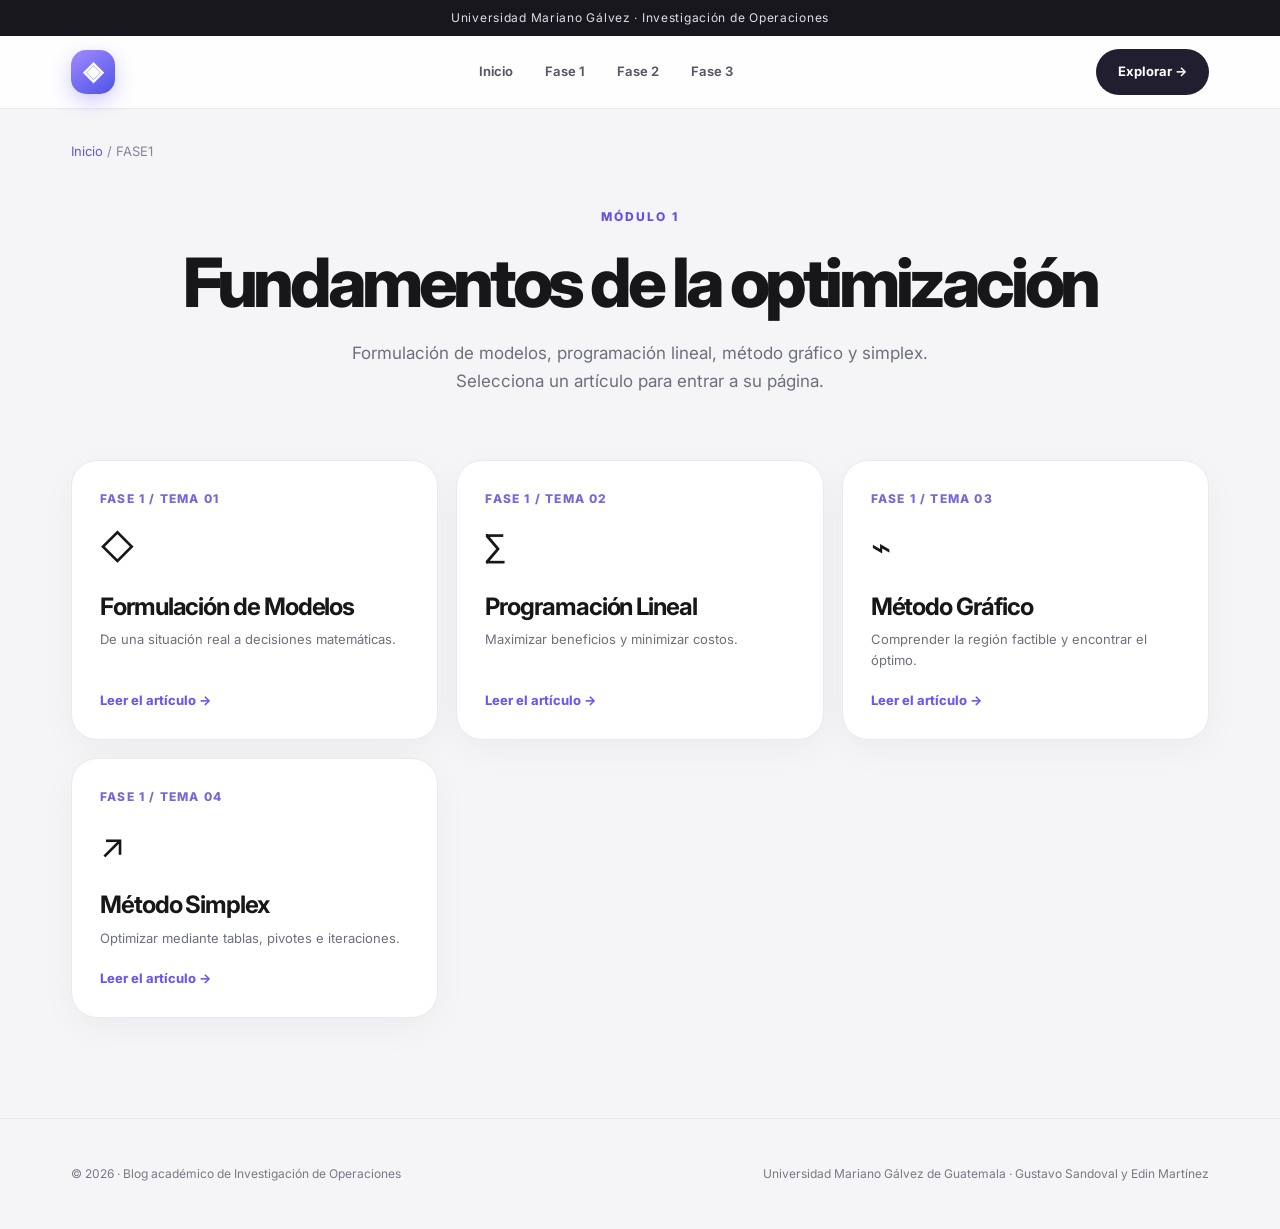
<file: fase1.html>
<!DOCTYPE html>
<html lang="es"><head><meta content="strict-origin-when-cross-origin" name="referrer"/><meta charset="utf-8"/><meta content="width=device-width,initial-scale=1" name="viewport"/><meta content="#f5f5f7" name="theme-color"/><meta content="Blog académico de Investigación de Operaciones" name="description"/><title>Fase 1 · Investigación de Operaciones</title><link href="styles.css" rel="stylesheet"/></head><body><div class="announcement">Universidad Mariano Gálvez · Investigación de Operaciones</div><header class="nav-shell"><nav class="nav container"><a aria-label="Ir al inicio" class="brand" href="index.html">◈</a><div class="links"><a href="index.html">Inicio</a><a href="fase1.html">Fase 1</a><a href="fase2.html">Fase 2</a><a href="fase3.html">Fase 3</a></div><a class="pill" href="index.html#explorar">Explorar →</a></nav></header><main class="container"><div class="breadcrumbs"><a href="index.html">Inicio</a> / FASE1</div><section class="topic-hero"><span class="eyebrow">Módulo 1</span><h1 class="page-title">Fundamentos de la optimización</h1><p class="intro">Formulación de modelos, programación lineal, método gráfico y simplex. Selecciona un artículo para entrar a su página.</p></section><div class="cards"><a class="card" href="formulacion.html"><span class="number">FASE 1 / TEMA 01</span><span class="symbol">◇</span><h3>Formulación de Modelos</h3><p>De una situación real a decisiones matemáticas.</p><span class="go">Leer el artículo →</span></a><a class="card" href="programacion-lineal.html"><span class="number">FASE 1 / TEMA 02</span><span class="symbol">∑</span><h3>Programación Lineal</h3><p>Maximizar beneficios y minimizar costos.</p><span class="go">Leer el artículo →</span></a><a class="card" href="metodo-grafico.html"><span class="number">FASE 1 / TEMA 03</span><span class="symbol">⌁</span><h3>Método Gráfico</h3><p>Comprender la región factible y encontrar el óptimo.</p><span class="go">Leer el artículo →</span></a><a class="card" href="simplex.html"><span class="number">FASE 1 / TEMA 04</span><span class="symbol">↗</span><h3>Método Simplex</h3><p>Optimizar mediante tablas, pivotes e iteraciones.</p><span class="go">Leer el artículo →</span></a></div><div style="height:100px"></div></main><footer><div class="container footer-in"><span>© 2026 · Blog académico de Investigación de Operaciones</span><span>Universidad Mariano Gálvez de Guatemala · Gustavo Sandoval y Edin Martínez</span></div></footer></body></html>
</file>
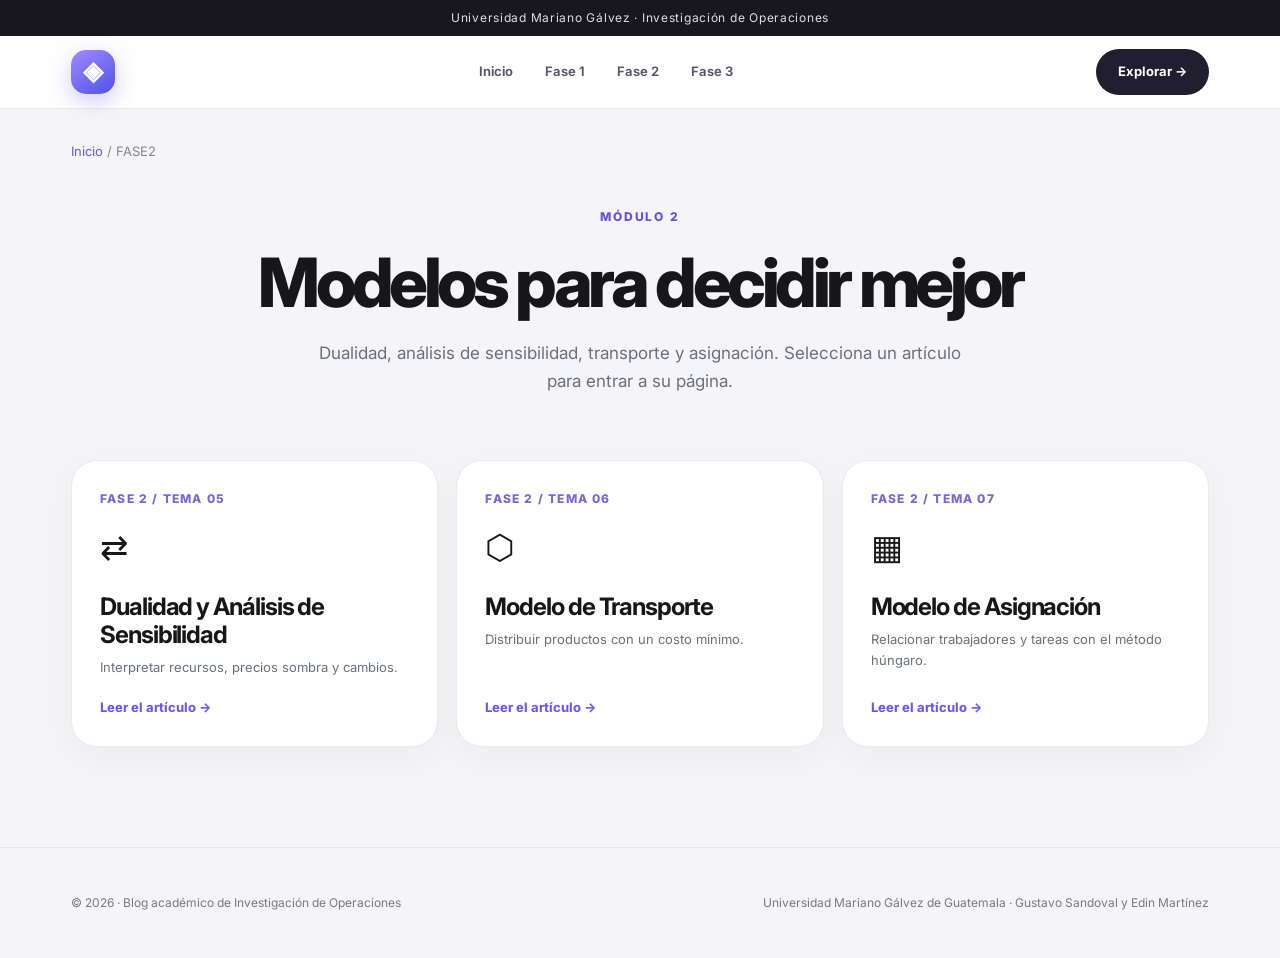
<file: fase2.html>
<!DOCTYPE html>
<html lang="es"><head><meta content="strict-origin-when-cross-origin" name="referrer"/><meta charset="utf-8"/><meta content="width=device-width,initial-scale=1" name="viewport"/><meta content="#f5f5f7" name="theme-color"/><meta content="Blog académico de Investigación de Operaciones" name="description"/><title>Fase 2 · Investigación de Operaciones</title><link href="styles.css" rel="stylesheet"/></head><body><div class="announcement">Universidad Mariano Gálvez · Investigación de Operaciones</div><header class="nav-shell"><nav class="nav container"><a aria-label="Ir al inicio" class="brand" href="index.html">◈</a><div class="links"><a href="index.html">Inicio</a><a href="fase1.html">Fase 1</a><a href="fase2.html">Fase 2</a><a href="fase3.html">Fase 3</a></div><a class="pill" href="index.html#explorar">Explorar →</a></nav></header><main class="container"><div class="breadcrumbs"><a href="index.html">Inicio</a> / FASE2</div><section class="topic-hero"><span class="eyebrow">Módulo 2</span><h1 class="page-title">Modelos para decidir mejor</h1><p class="intro">Dualidad, análisis de sensibilidad, transporte y asignación. Selecciona un artículo para entrar a su página.</p></section><div class="cards"><a class="card" href="dualidad.html"><span class="number">FASE 2 / TEMA 05</span><span class="symbol">⇄</span><h3>Dualidad y Análisis de Sensibilidad</h3><p>Interpretar recursos, precios sombra y cambios.</p><span class="go">Leer el artículo →</span></a><a class="card" href="transporte.html"><span class="number">FASE 2 / TEMA 06</span><span class="symbol">⬡</span><h3>Modelo de Transporte</h3><p>Distribuir productos con un costo mínimo.</p><span class="go">Leer el artículo →</span></a><a class="card" href="asignacion.html"><span class="number">FASE 2 / TEMA 07</span><span class="symbol">▦</span><h3>Modelo de Asignación</h3><p>Relacionar trabajadores y tareas con el método húngaro.</p><span class="go">Leer el artículo →</span></a></div><div style="height:100px"></div></main><footer><div class="container footer-in"><span>© 2026 · Blog académico de Investigación de Operaciones</span><span>Universidad Mariano Gálvez de Guatemala · Gustavo Sandoval y Edin Martínez</span></div></footer></body></html>
</file>
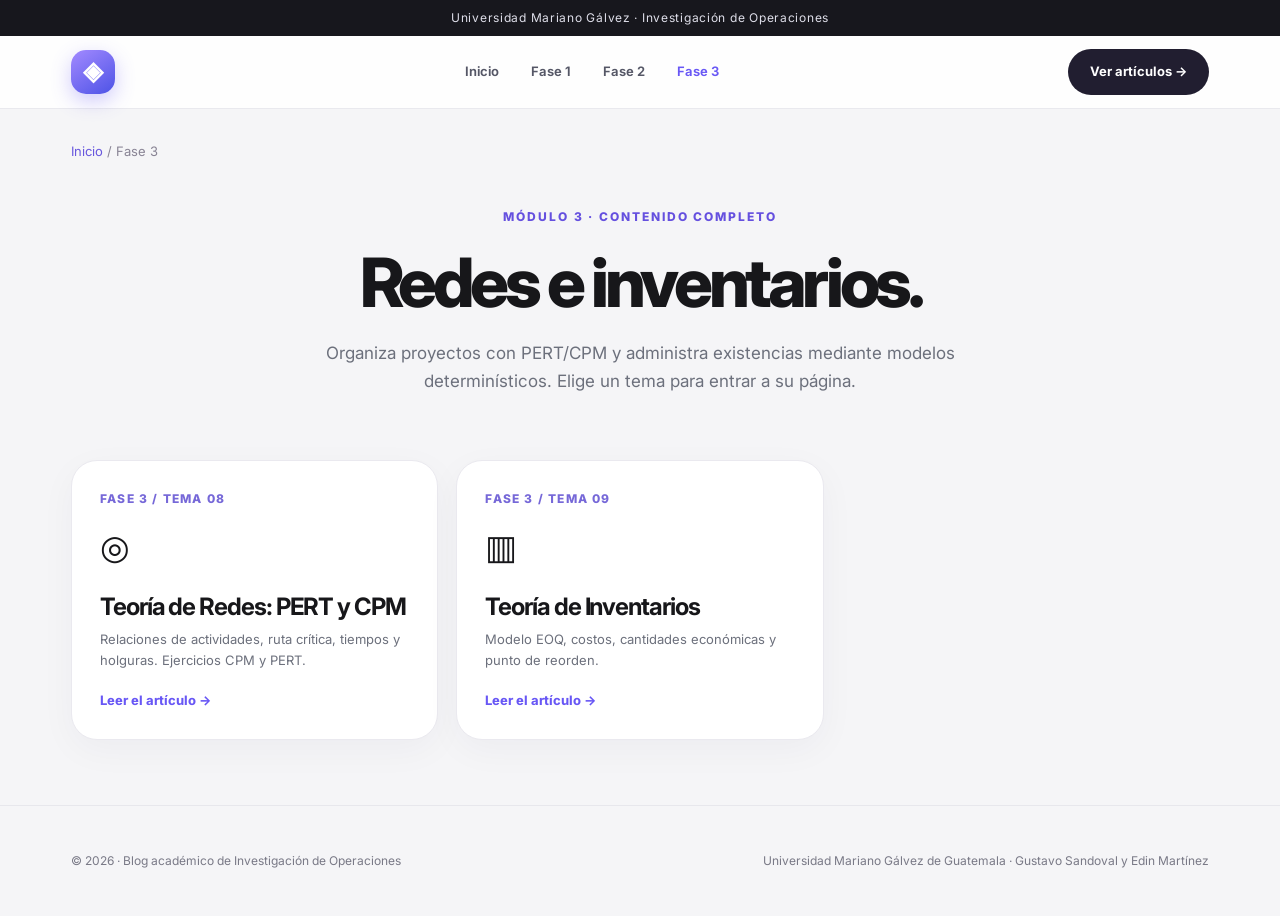
<file: fase3.html>
<!DOCTYPE html>

<html lang="es"><head><meta content="strict-origin-when-cross-origin" name="referrer"/><meta charset="utf-8"/><meta content="width=device-width,initial-scale=1" name="viewport"/><meta content="#f5f5f7" name="theme-color"/><meta content="Blog de Investigación de Operaciones, Universidad Mariano Gálvez" name="description"/><title>Fase 3 · Investigación de Operaciones</title><link href="styles.css" rel="stylesheet"/></head><body><div class="announcement">Universidad Mariano Gálvez · Investigación de Operaciones</div><header class="nav-shell"><nav class="nav container"><a aria-label="Ir al inicio" class="brand" href="index.html">◈</a><div class="links"><a href="index.html">Inicio</a><a href="fase1.html">Fase 1</a><a href="fase2.html">Fase 2</a><a class="active" href="fase3.html">Fase 3</a></div><a class="pill" href="fase3.html">Ver artículos →</a></nav></header><main class="container"><div class="breadcrumbs"><a href="index.html">Inicio</a> / Fase 3</div><section class="topic-hero"><span class="eyebrow">Módulo 3 · Contenido completo</span><h1 class="page-title">Redes e inventarios.</h1><p class="intro">Organiza proyectos con PERT/CPM y administra existencias mediante modelos determinísticos. Elige un tema para entrar a su página.</p></section><div class="cards"><a class="card" href="redes.html"><span class="number">FASE 3 / TEMA 08</span><span class="symbol">◎</span><h3>Teoría de Redes: PERT y CPM</h3><p>Relaciones de actividades, ruta crítica, tiempos y holguras. Ejercicios CPM y PERT.</p><span class="go">Leer el artículo →</span></a><a class="card" href="inventarios.html"><span class="number">FASE 3 / TEMA 09</span><span class="symbol">▥</span><h3>Teoría de Inventarios</h3><p>Modelo EOQ, costos, cantidades económicas y punto de reorden.</p><span class="go">Leer el artículo →</span></a></div><div style="height:65px"></div></main><footer><div class="container footer-in"><span>© 2026 · Blog académico de Investigación de Operaciones</span><span>Universidad Mariano Gálvez de Guatemala · Gustavo Sandoval y Edin Martínez</span></div></footer></body></html>
</file>
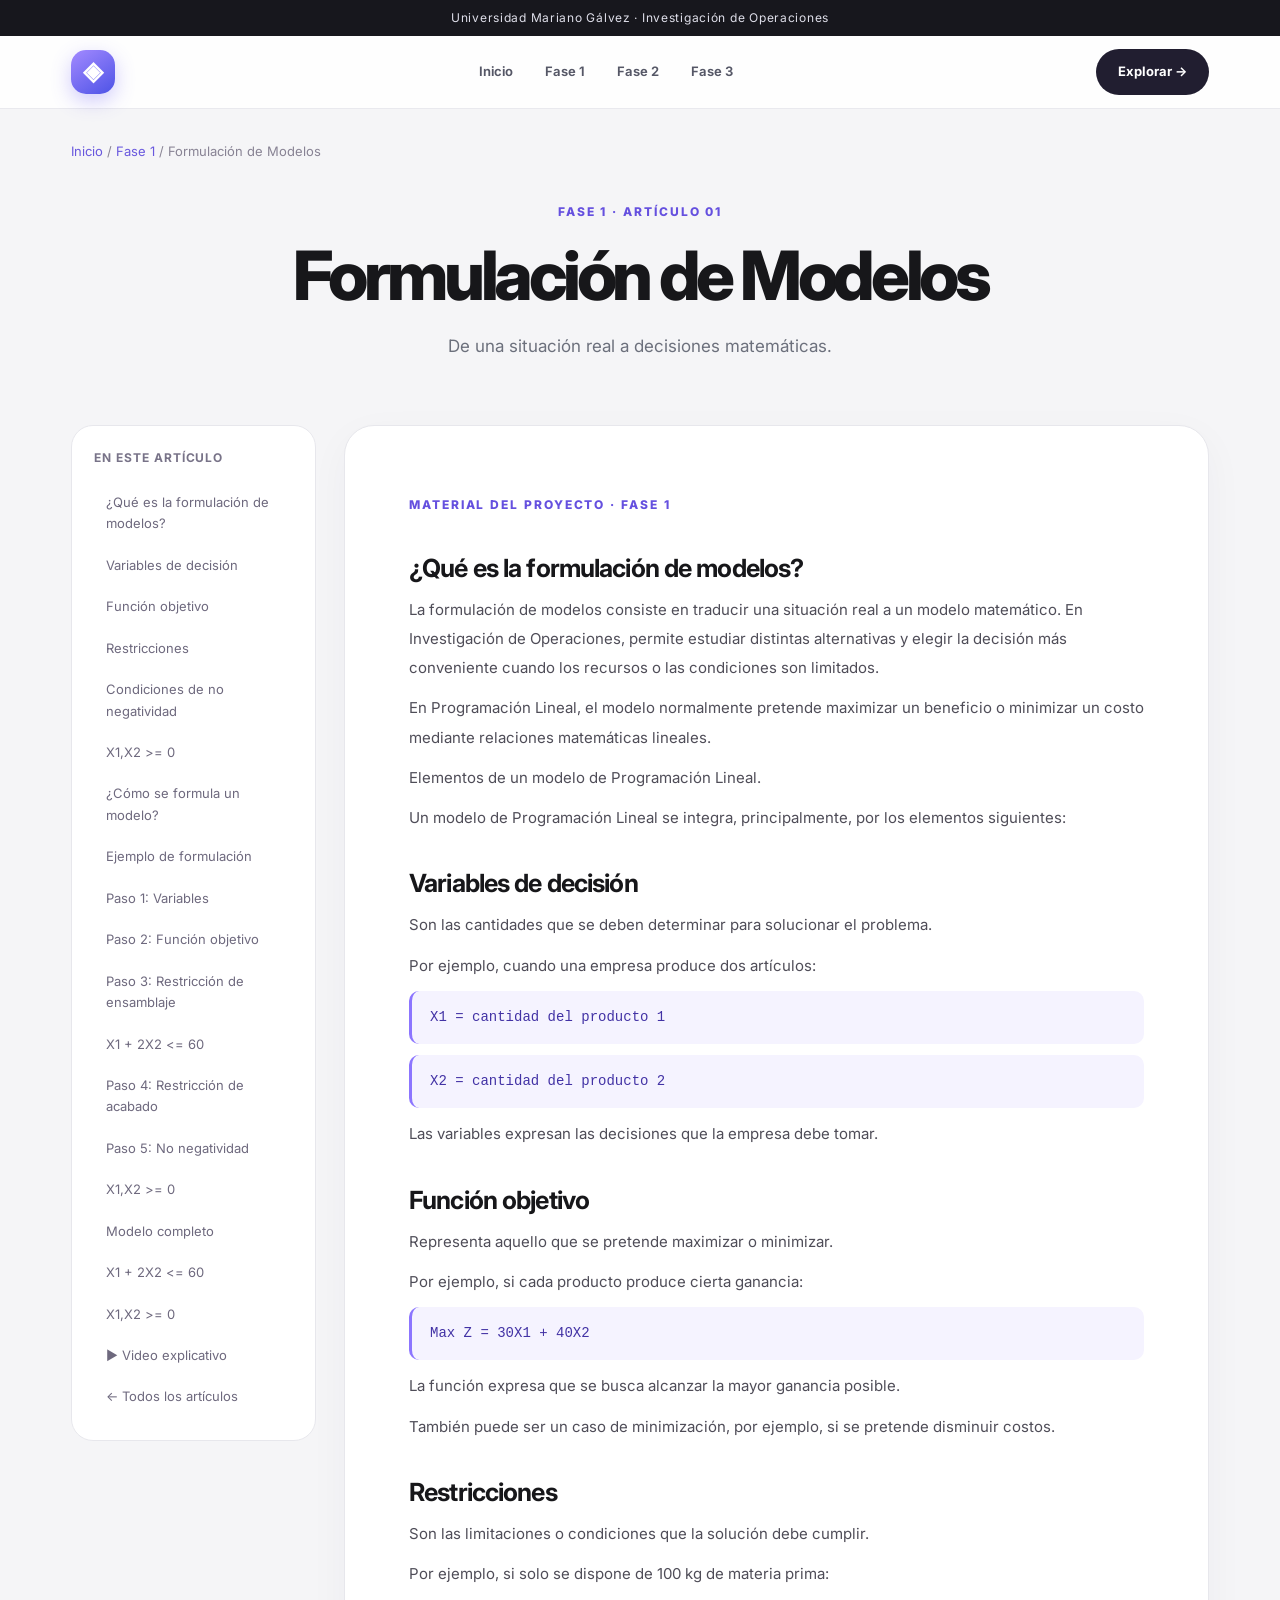
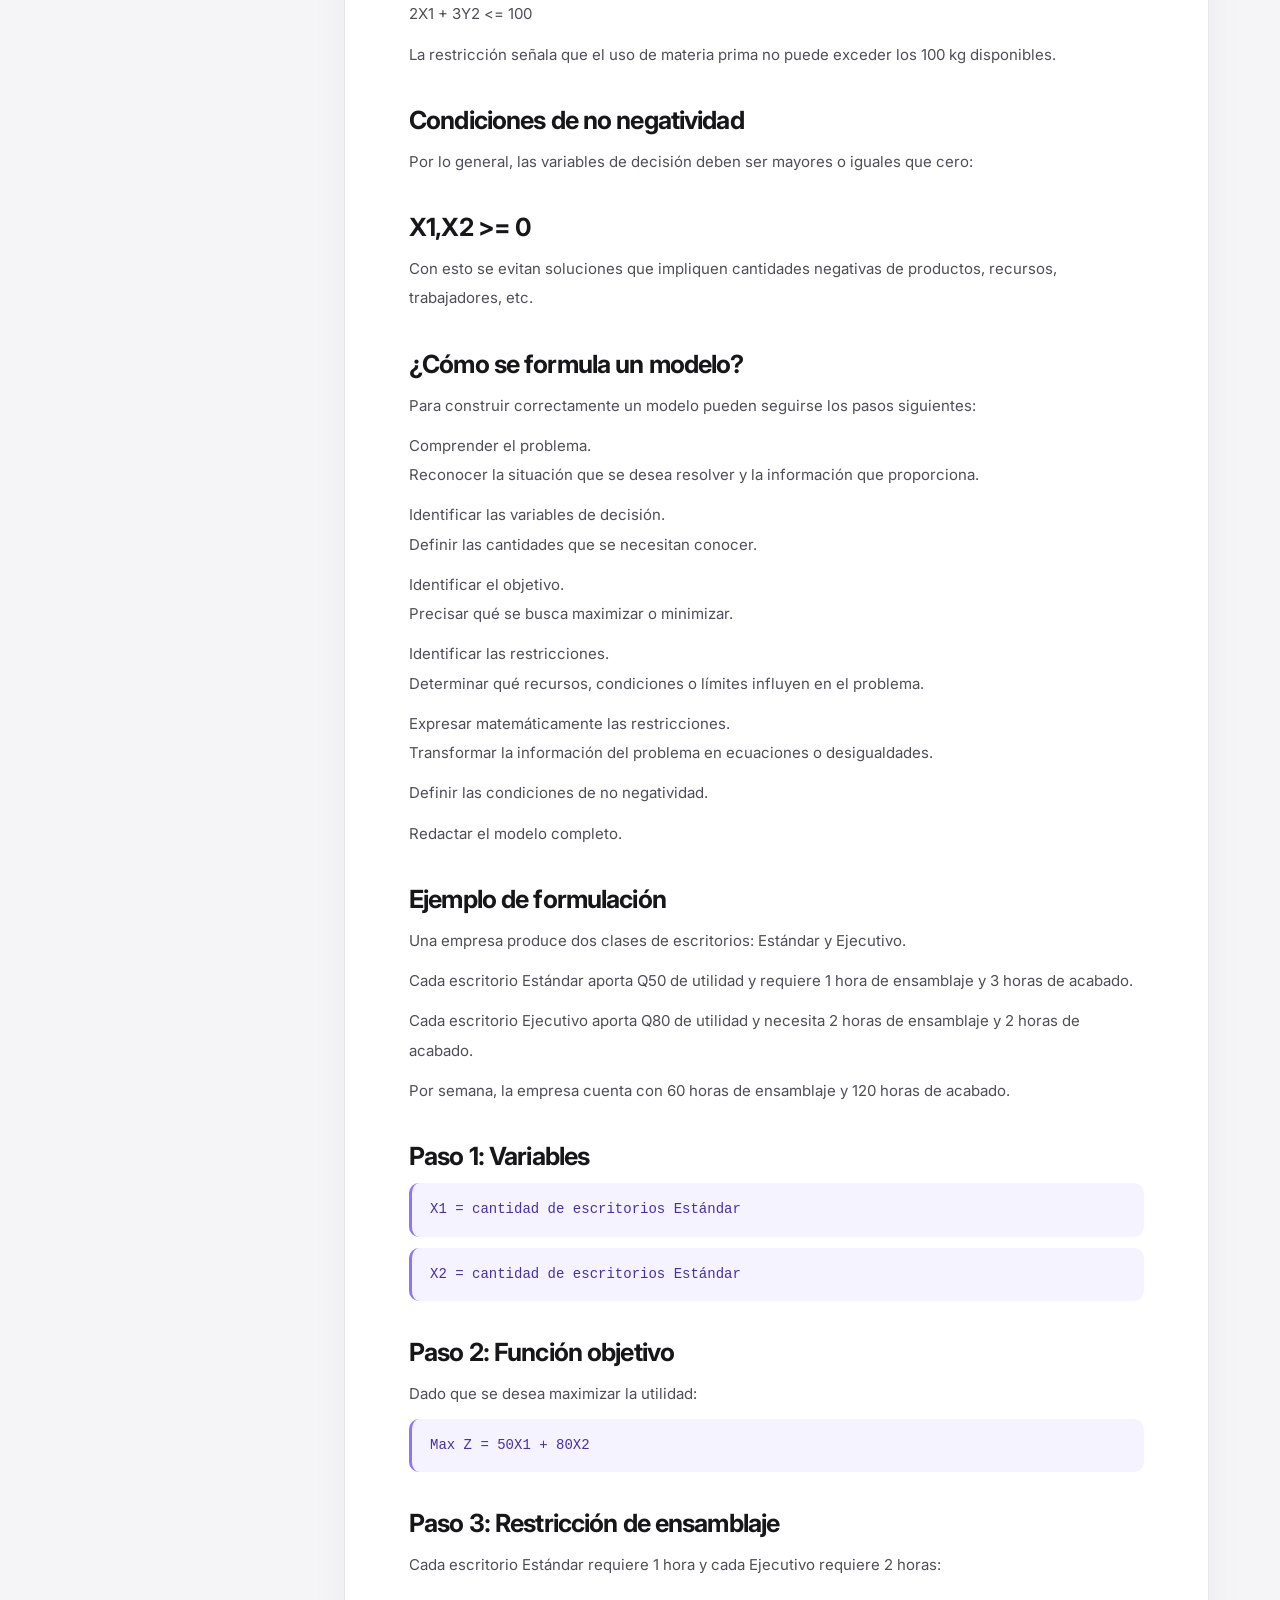
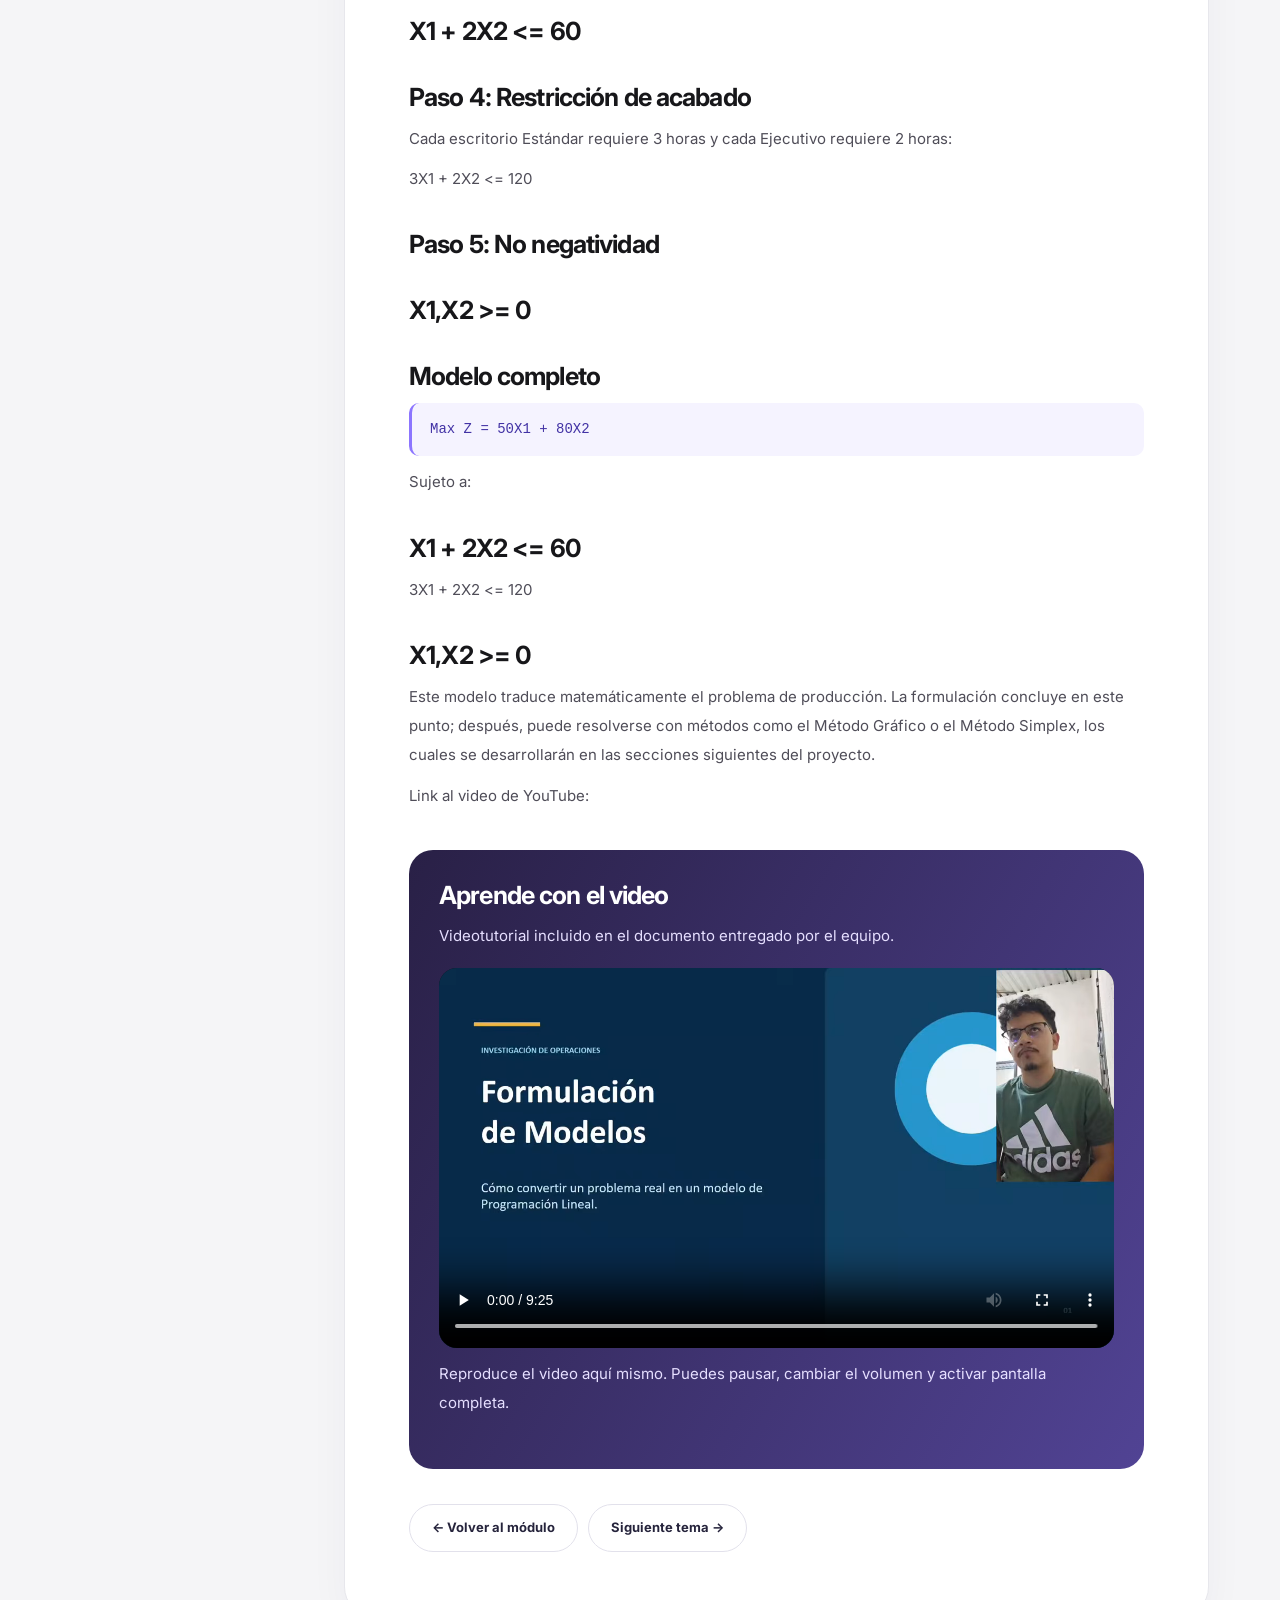
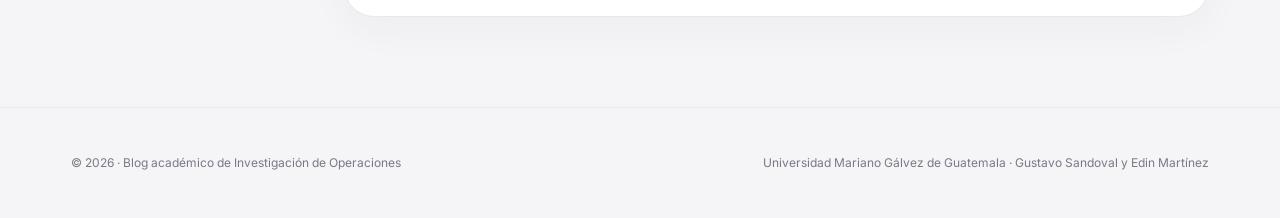
<file: formulacion.html>
<!DOCTYPE html>

<html lang="es"><head><meta content="strict-origin-when-cross-origin" name="referrer"/><meta charset="utf-8"/><meta content="width=device-width,initial-scale=1" name="viewport"/><meta content="#f5f5f7" name="theme-color"/><meta content="Blog académico de Investigación de Operaciones" name="description"/><title>Formulación de Modelos · Investigación de Operaciones</title><link href="styles.css" rel="stylesheet"/></head><body><div class="announcement">Universidad Mariano Gálvez · Investigación de Operaciones</div><header class="nav-shell"><nav class="nav container"><a aria-label="Ir al inicio" class="brand" href="index.html">◈</a><div class="links"><a href="index.html">Inicio</a><a href="fase1.html">Fase 1</a><a href="fase2.html">Fase 2</a><a href="fase3.html">Fase 3</a></div><a class="pill" href="index.html#explorar">Explorar →</a></nav></header><main class="container"><div class="breadcrumbs"><a href="index.html">Inicio</a> / <a href="fase1.html">Fase 1</a> / Formulación de Modelos</div><section class="topic-hero"><div class="eyebrow">Fase 1 · Artículo 01</div><h1 class="page-title">Formulación de Modelos</h1><p class="intro">De una situación real a decisiones matemáticas.</p></section><div class="detail"><aside class="aside"><h4>En este artículo</h4><a href="#seccion-1">¿Qué es la formulación de modelos?</a><a href="#seccion-2">Variables de decisión</a><a href="#seccion-3">Función objetivo</a><a href="#seccion-4">Restricciones</a><a href="#seccion-5">Condiciones de no negatividad</a><a href="#seccion-6">X1,X2 &gt;= 0</a><a href="#seccion-7">¿Cómo se formula un modelo?</a><a href="#seccion-8">Ejemplo de formulación</a><a href="#seccion-9">Paso 1: Variables</a><a href="#seccion-10">Paso 2: Función objetivo</a><a href="#seccion-11">Paso 3: Restricción de ensamblaje</a><a href="#seccion-12">X1 + 2X2 &lt;= 60</a><a href="#seccion-13">Paso 4: Restricción de acabado</a><a href="#seccion-14">Paso 5: No negatividad</a><a href="#seccion-15">X1,X2 &gt;= 0</a><a href="#seccion-16">Modelo completo</a><a href="#seccion-17">X1 + 2X2 &lt;= 60</a><a href="#seccion-18">X1,X2 &gt;= 0</a><a href="#video">▶ Video explicativo</a><a href="fase1.html">← Todos los artículos</a></aside><article class="article"><span class="eyebrow">Material del proyecto · Fase 1</span><h2 id="seccion-1">¿Qué es la formulación de modelos?</h2><p>La formulación de modelos consiste en traducir una situación real a un modelo matemático. En Investigación de Operaciones, permite estudiar distintas alternativas y elegir la decisión más conveniente cuando los recursos o las condiciones son limitados.</p><p>En Programación Lineal, el modelo normalmente pretende maximizar un beneficio o minimizar un costo mediante relaciones matemáticas lineales.</p><p>Elementos de un modelo de Programación Lineal.</p><p>Un modelo de Programación Lineal se integra, principalmente, por los elementos siguientes:</p><h2 id="seccion-2">Variables de decisión</h2><p>Son las cantidades que se deben determinar para solucionar el problema.</p><p>Por ejemplo, cuando una empresa produce dos artículos:</p><p class="mathline">X1 = cantidad del producto 1</p><p class="mathline">X2 = cantidad del producto 2</p><p>Las variables expresan las decisiones que la empresa debe tomar.</p><h2 id="seccion-3">Función objetivo</h2><p>Representa aquello que se pretende maximizar o minimizar.</p><p>Por ejemplo, si cada producto produce cierta ganancia:</p><p class="mathline">Max Z = 30X1 + 40X2</p><p>La función expresa que se busca alcanzar la mayor ganancia posible.</p><p>También puede ser un caso de minimización, por ejemplo, si se pretende disminuir costos.</p><h2 id="seccion-4">Restricciones</h2><p>Son las limitaciones o condiciones que la solución debe cumplir.</p><p>Por ejemplo, si solo se dispone de 100 kg de materia prima:</p><p>2X1 + 3Y2 &lt;= 100</p><p>La restricción señala que el uso de materia prima no puede exceder los 100 kg disponibles.</p><h2 id="seccion-5">Condiciones de no negatividad</h2><p>Por lo general, las variables de decisión deben ser mayores o iguales que cero:</p><h2 id="seccion-6">X1,X2 &gt;= 0</h2><p>Con esto se evitan soluciones que impliquen cantidades negativas de productos, recursos, trabajadores, etc.</p><h2 id="seccion-7">¿Cómo se formula un modelo?</h2><p>Para construir correctamente un modelo pueden seguirse los pasos siguientes:</p><p>Comprender el problema.<br/>Reconocer la situación que se desea resolver y la información que proporciona.</p><p>Identificar las variables de decisión.<br/>Definir las cantidades que se necesitan conocer.</p><p>Identificar el objetivo.<br/>Precisar qué se busca maximizar o minimizar.</p><p>Identificar las restricciones.<br/>Determinar qué recursos, condiciones o límites influyen en el problema.</p><p>Expresar matemáticamente las restricciones.<br/>Transformar la información del problema en ecuaciones o desigualdades.</p><p>Definir las condiciones de no negatividad.</p><p>Redactar el modelo completo.</p><h2 id="seccion-8">Ejemplo de formulación</h2><p>Una empresa produce dos clases de escritorios: Estándar y Ejecutivo.</p><p>Cada escritorio Estándar aporta Q50 de utilidad y requiere 1 hora de ensamblaje y 3 horas de acabado.</p><p>Cada escritorio Ejecutivo aporta Q80 de utilidad y necesita 2 horas de ensamblaje y 2 horas de acabado.</p><p>Por semana, la empresa cuenta con 60 horas de ensamblaje y 120 horas de acabado.</p><h2 id="seccion-9">Paso 1: Variables</h2><p class="mathline">X1 = cantidad de escritorios Estándar</p><p class="mathline">X2 = cantidad de escritorios Estándar</p><h2 id="seccion-10">Paso 2: Función objetivo</h2><p>Dado que se desea maximizar la utilidad:</p><p class="mathline">Max Z = 50X1 + 80X2</p><h2 id="seccion-11">Paso 3: Restricción de ensamblaje</h2><p>Cada escritorio Estándar requiere 1 hora y cada Ejecutivo requiere 2 horas:</p><h2 id="seccion-12">X1 + 2X2 &lt;= 60</h2><h2 id="seccion-13">Paso 4: Restricción de acabado</h2><p>Cada escritorio Estándar requiere 3 horas y cada Ejecutivo requiere 2 horas:</p><p>3X1 + 2X2 &lt;= 120</p><h2 id="seccion-14">Paso 5: No negatividad</h2><h2 id="seccion-15">X1,X2 &gt;= 0</h2><h2 id="seccion-16">Modelo completo</h2><p class="mathline">Max Z = 50X1 + 80X2</p><p>Sujeto a:</p><h2 id="seccion-17">X1 + 2X2 &lt;= 60</h2><p>3X1 + 2X2 &lt;= 120</p><h2 id="seccion-18">X1,X2 &gt;= 0</h2><p>Este modelo traduce matemáticamente el problema de producción. La formulación concluye en este punto; después, puede resolverse con métodos como el Método Gráfico o el Método Simplex, los cuales se desarrollarán en las secciones siguientes del proyecto.</p><p>Link al video de YouTube:</p><section class="video-box" id="video"><h2>Aprende con el video</h2><p>Videotutorial incluido en el documento entregado por el equipo.</p><div class="video-player-hybrid" data-local-video="videos/formulacion.mp4"><video aria-label="Video educativo integrado" class="hybrid-local-video" controls="" height="720" playsinline="" preload="metadata" width="1280"><source src="videos/formulacion.mp4" type="video/mp4"/>Tu navegador no puede reproducir este video. Prueba con una versión reciente de Chrome o Edge.</video><p class="video-direct-note">Reproduce el video aquí mismo. Puedes pausar, cambiar el volumen y activar pantalla completa.</p></div></section><div style="display:flex;gap:10px;flex-wrap:wrap;margin-top:35px"><a class="button secondary" href="fase1.html">← Volver al módulo</a><a class="button secondary" href="programacion-lineal.html">Siguiente tema →</a></div></article></div></main><footer><div class="container footer-in"><span>© 2026 · Blog académico de Investigación de Operaciones</span><span>Universidad Mariano Gálvez de Guatemala · Gustavo Sandoval y Edin Martínez</span></div></footer></body></html>
</file>
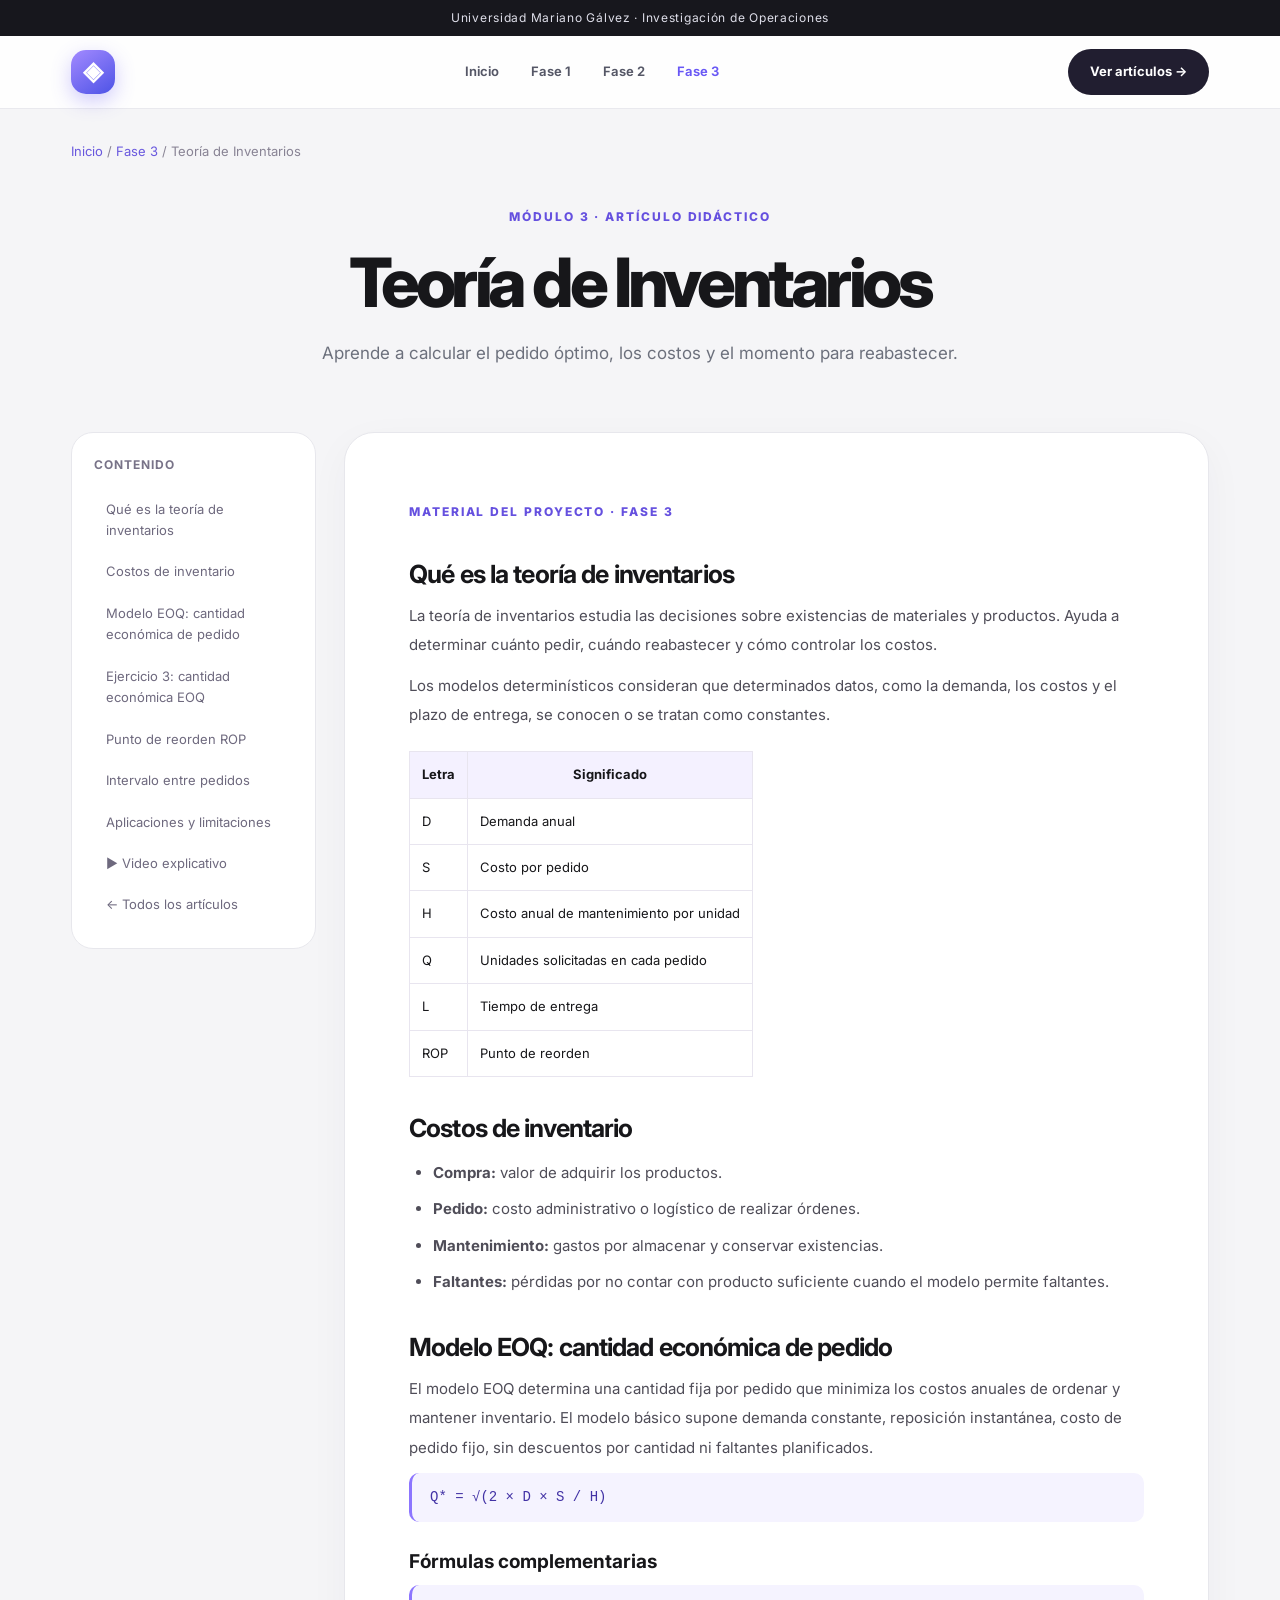
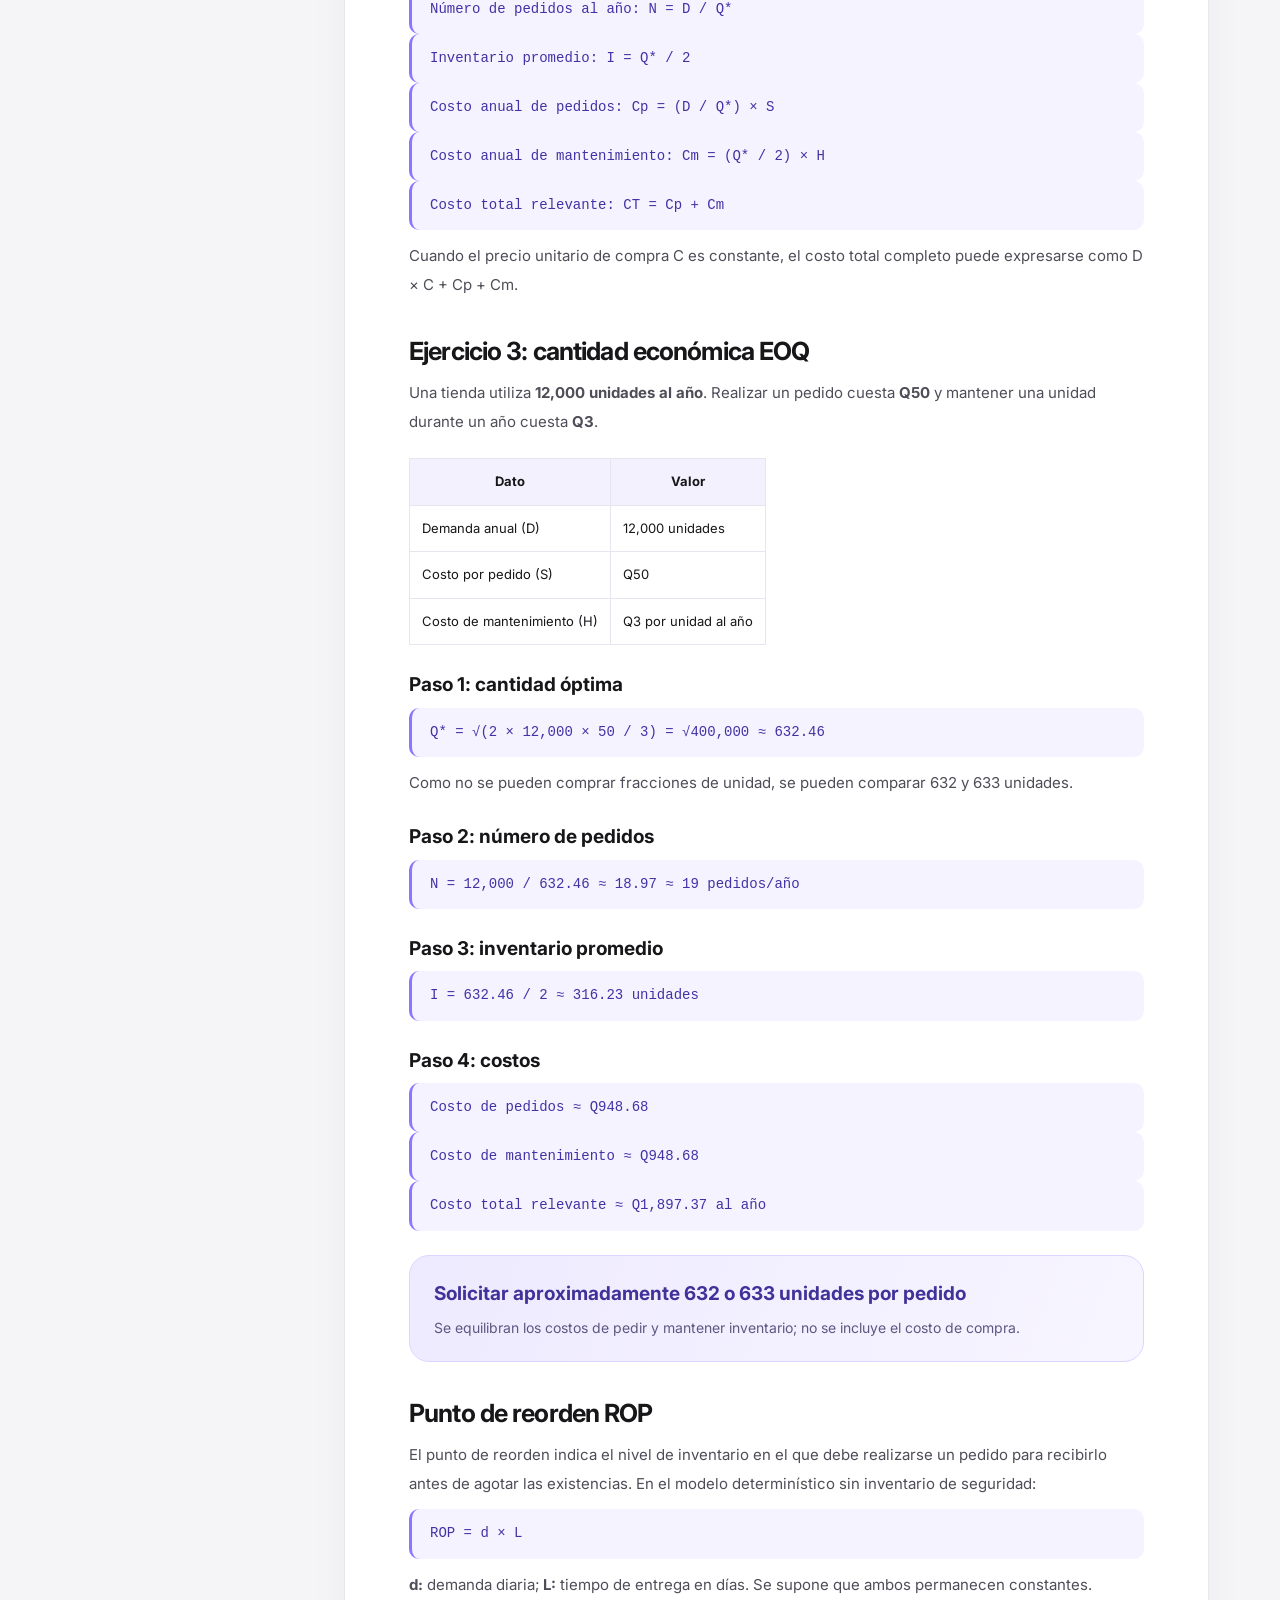
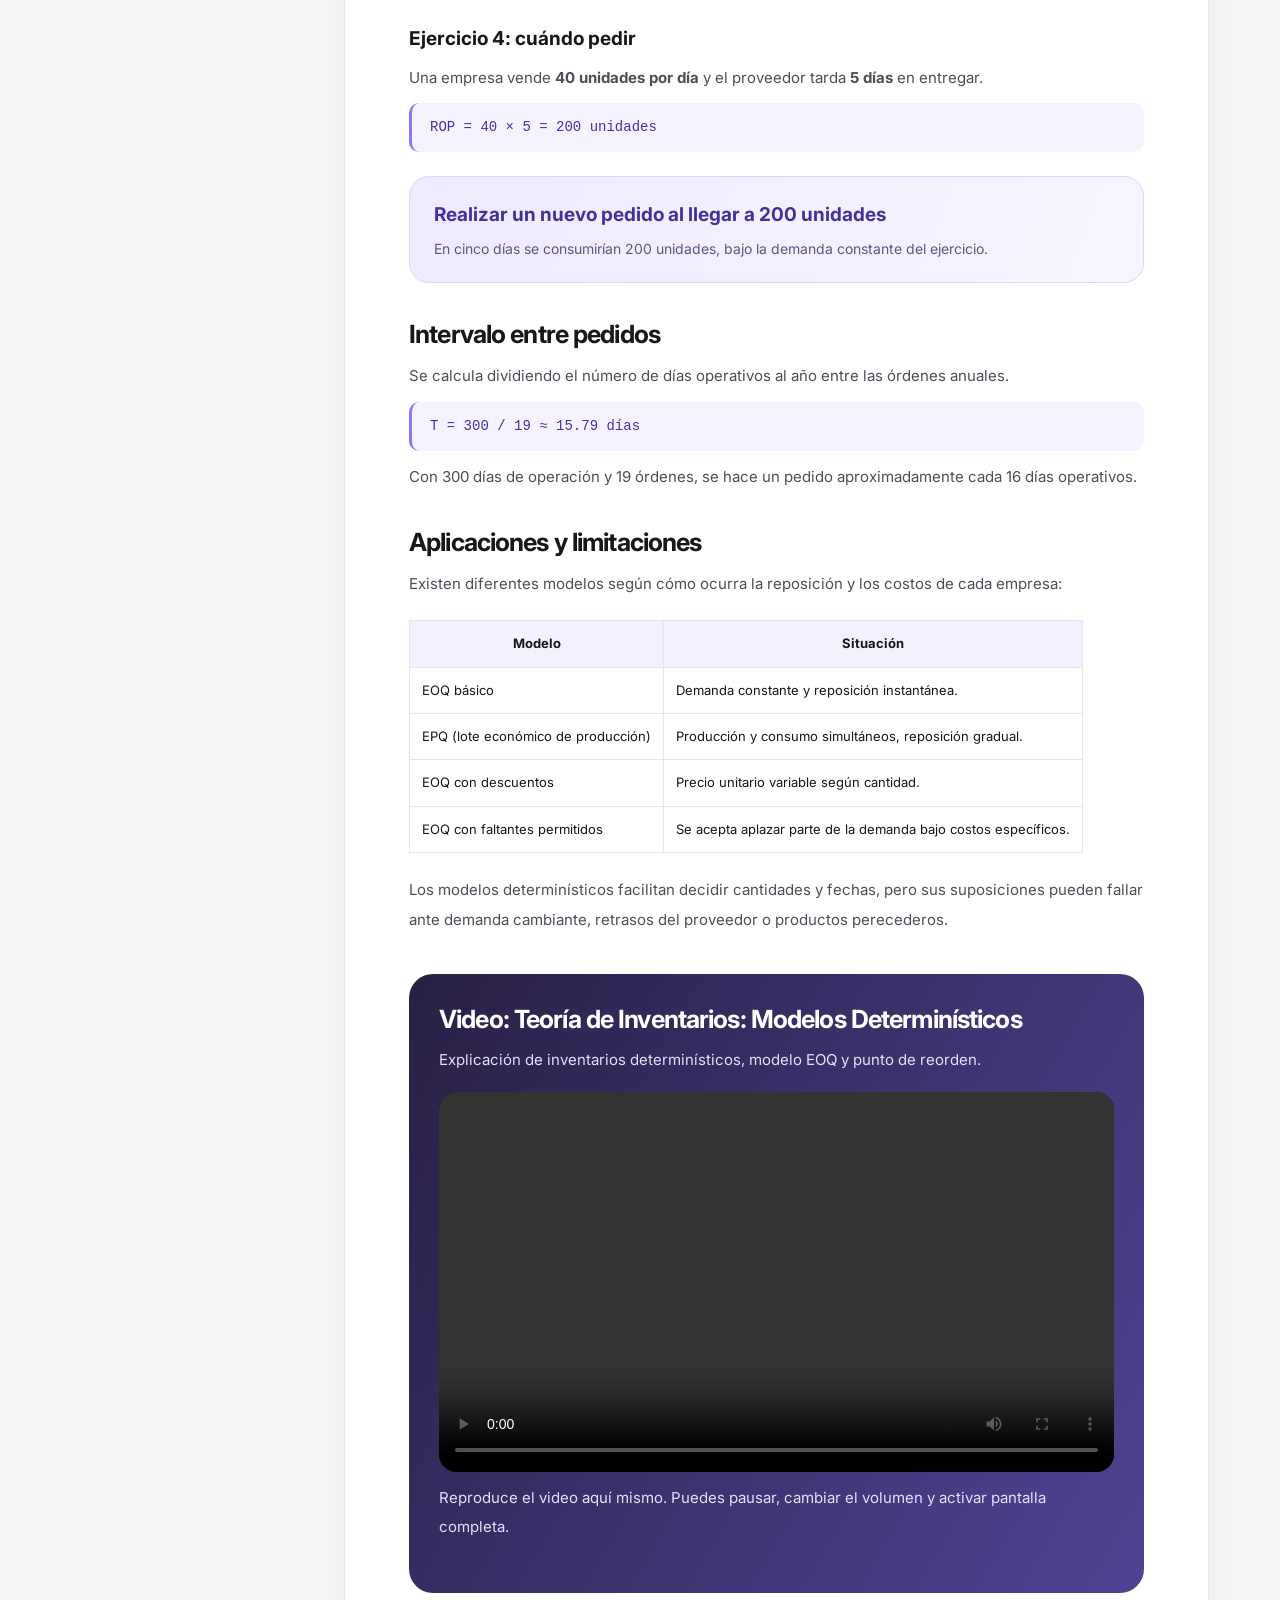
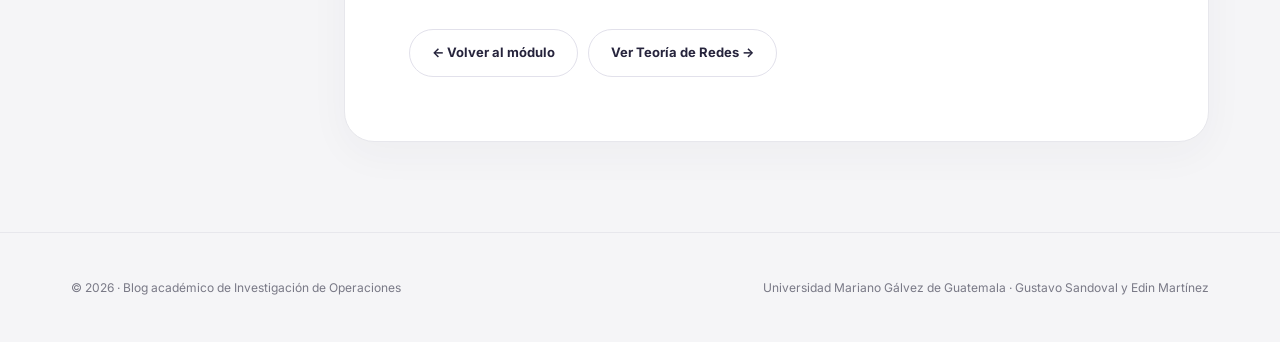
<file: inventarios.html>
<!DOCTYPE html>

<html lang="es"><head><meta content="strict-origin-when-cross-origin" name="referrer"/><meta charset="utf-8"/><meta content="width=device-width,initial-scale=1" name="viewport"/><meta content="#f5f5f7" name="theme-color"/><meta content="Blog de Investigación de Operaciones, Universidad Mariano Gálvez" name="description"/><title>Teoría de Inventarios · Investigación de Operaciones</title><link href="styles.css" rel="stylesheet"/></head><body><div class="announcement">Universidad Mariano Gálvez · Investigación de Operaciones</div><header class="nav-shell"><nav class="nav container"><a aria-label="Ir al inicio" class="brand" href="index.html">◈</a><div class="links"><a href="index.html">Inicio</a><a href="fase1.html">Fase 1</a><a href="fase2.html">Fase 2</a><a class="active" href="fase3.html">Fase 3</a></div><a class="pill" href="fase3.html">Ver artículos →</a></nav></header><main class="container"><div class="breadcrumbs"><a href="index.html">Inicio</a> / <a href="fase3.html">Fase 3</a> / Teoría de Inventarios</div><section class="topic-hero"><span class="eyebrow">Módulo 3 · Artículo didáctico</span><h1 class="page-title">Teoría de Inventarios</h1><p class="intro">Aprende a calcular el pedido óptimo, los costos y el momento para reabastecer.</p></section><div class="detail"><aside class="aside"><h4>Contenido</h4><a href="#que-es-la-teoria-de-inventarios">Qué es la teoría de inventarios</a><a href="#costos-de-inventario">Costos de inventario</a><a href="#modelo-eoq:-cantidad-economica-de-pedido">Modelo EOQ: cantidad económica de pedido</a><a href="#ejercicio-3:-cantidad-economica-eoq">Ejercicio 3: cantidad económica EOQ</a><a href="#punto-de-reorden-rop">Punto de reorden ROP</a><a href="#intervalo-entre-pedidos">Intervalo entre pedidos</a><a href="#aplicaciones-y-limitaciones">Aplicaciones y limitaciones</a><a href="#video">▶ Video explicativo</a><a href="fase3.html">← Todos los artículos</a></aside><article class="article"><span class="eyebrow">Material del proyecto · Fase 3</span><section id="que-es-la-teoria-de-inventarios"><h2>Qué es la teoría de inventarios</h2><p>La teoría de inventarios estudia las decisiones sobre existencias de materiales y productos. Ayuda a determinar cuánto pedir, cuándo reabastecer y cómo controlar los costos.</p><p>Los modelos determinísticos consideran que determinados datos, como la demanda, los costos y el plazo de entrega, se conocen o se tratan como constantes.</p><table><tr><th>Letra</th><th>Significado</th></tr><tr><td>D</td><td>Demanda anual</td></tr><tr><td>S</td><td>Costo por pedido</td></tr><tr><td>H</td><td>Costo anual de mantenimiento por unidad</td></tr><tr><td>Q</td><td>Unidades solicitadas en cada pedido</td></tr><tr><td>L</td><td>Tiempo de entrega</td></tr><tr><td>ROP</td><td>Punto de reorden</td></tr></table></section><section id="costos-de-inventario"><h2>Costos de inventario</h2><ul><li><strong>Compra:</strong> valor de adquirir los productos.</li><li><strong>Pedido:</strong> costo administrativo o logístico de realizar órdenes.</li><li><strong>Mantenimiento:</strong> gastos por almacenar y conservar existencias.</li><li><strong>Faltantes:</strong> pérdidas por no contar con producto suficiente cuando el modelo permite faltantes.</li></ul></section><section id="modelo-eoq:-cantidad-economica-de-pedido"><h2>Modelo EOQ: cantidad económica de pedido</h2><p>El modelo EOQ determina una cantidad fija por pedido que minimiza los costos anuales de ordenar y mantener inventario. El modelo básico supone demanda constante, reposición instantánea, costo de pedido fijo, sin descuentos por cantidad ni faltantes planificados.</p><div class="mathline">Q* = √(2 × D × S / H)</div><h3>Fórmulas complementarias</h3><div class="mathline">Número de pedidos al año: N = D / Q*</div><div class="mathline">Inventario promedio: I = Q* / 2</div><div class="mathline">Costo anual de pedidos: Cp = (D / Q*) × S</div><div class="mathline">Costo anual de mantenimiento: Cm = (Q* / 2) × H</div><div class="mathline">Costo total relevante: CT = Cp + Cm</div><p>Cuando el precio unitario de compra C es constante, el costo total completo puede expresarse como D × C + Cp + Cm.</p></section><section id="ejercicio-3:-cantidad-economica-eoq"><h2>Ejercicio 3: cantidad económica EOQ</h2><p>Una tienda utiliza <strong>12,000 unidades al año</strong>. Realizar un pedido cuesta <strong>Q50</strong> y mantener una unidad durante un año cuesta <strong>Q3</strong>.</p><table><tr><th>Dato</th><th>Valor</th></tr><tr><td>Demanda anual (D)</td><td>12,000 unidades</td></tr><tr><td>Costo por pedido (S)</td><td>Q50</td></tr><tr><td>Costo de mantenimiento (H)</td><td>Q3 por unidad al año</td></tr></table><h3>Paso 1: cantidad óptima</h3><div class="mathline">Q* = √(2 × 12,000 × 50 / 3) = √400,000 ≈ 632.46</div><p>Como no se pueden comprar fracciones de unidad, se pueden comparar 632 y 633 unidades.</p><h3>Paso 2: número de pedidos</h3><div class="mathline">N = 12,000 / 632.46 ≈ 18.97 ≈ 19 pedidos/año</div><h3>Paso 3: inventario promedio</h3><div class="mathline">I = 632.46 / 2 ≈ 316.23 unidades</div><h3>Paso 4: costos</h3><div class="mathline">Costo de pedidos ≈ Q948.68</div><div class="mathline">Costo de mantenimiento ≈ Q948.68</div><div class="mathline">Costo total relevante ≈ Q1,897.37 al año</div><div class="result-box"><strong>Solicitar aproximadamente 632 o 633 unidades por pedido</strong><span>Se equilibran los costos de pedir y mantener inventario; no se incluye el costo de compra.</span></div></section><section id="punto-de-reorden-rop"><h2>Punto de reorden ROP</h2><p>El punto de reorden indica el nivel de inventario en el que debe realizarse un pedido para recibirlo antes de agotar las existencias. En el modelo determinístico sin inventario de seguridad:</p><div class="mathline">ROP = d × L</div><p><strong>d:</strong> demanda diaria; <strong>L:</strong> tiempo de entrega en días. Se supone que ambos permanecen constantes.</p><h3>Ejercicio 4: cuándo pedir</h3><p>Una empresa vende <strong>40 unidades por día</strong> y el proveedor tarda <strong>5 días</strong> en entregar.</p><div class="mathline">ROP = 40 × 5 = 200 unidades</div><div class="result-box"><strong>Realizar un nuevo pedido al llegar a 200 unidades</strong><span>En cinco días se consumirían 200 unidades, bajo la demanda constante del ejercicio.</span></div></section><section id="intervalo-entre-pedidos"><h2>Intervalo entre pedidos</h2><p>Se calcula dividiendo el número de días operativos al año entre las órdenes anuales.</p><div class="mathline">T = 300 / 19 ≈ 15.79 días</div><p>Con 300 días de operación y 19 órdenes, se hace un pedido aproximadamente cada 16 días operativos.</p></section><section id="aplicaciones-y-limitaciones"><h2>Aplicaciones y limitaciones</h2><p>Existen diferentes modelos según cómo ocurra la reposición y los costos de cada empresa:</p><table><tr><th>Modelo</th><th>Situación</th></tr><tr><td>EOQ básico</td><td>Demanda constante y reposición instantánea.</td></tr><tr><td>EPQ (lote económico de producción)</td><td>Producción y consumo simultáneos, reposición gradual.</td></tr><tr><td>EOQ con descuentos</td><td>Precio unitario variable según cantidad.</td></tr><tr><td>EOQ con faltantes permitidos</td><td>Se acepta aplazar parte de la demanda bajo costos específicos.</td></tr></table><p>Los modelos determinísticos facilitan decidir cantidades y fechas, pero sus suposiciones pueden fallar ante demanda cambiante, retrasos del proveedor o productos perecederos.</p></section><section class="video-box" id="video"><h2>Video: Teoría de Inventarios: Modelos Determinísticos</h2><p>Explicación de inventarios determinísticos, modelo EOQ y punto de reorden.</p><div class="video-player-hybrid" data-local-video="videos/inventarios.mp4"><video aria-label="Video educativo integrado" class="hybrid-local-video" controls="" height="720" playsinline="" preload="metadata" width="1280"><source src="videos/inventarios.mp4" type="video/mp4"/>Tu navegador no puede reproducir este video. Prueba con una versión reciente de Chrome o Edge.</video><p class="video-direct-note">Reproduce el video aquí mismo. Puedes pausar, cambiar el volumen y activar pantalla completa.</p></div></section><div class="article-actions"><a class="button secondary" href="fase3.html">← Volver al módulo</a><a class="button secondary" href="redes.html">Ver Teoría de Redes →</a></div></article></div></main><footer><div class="container footer-in"><span>© 2026 · Blog académico de Investigación de Operaciones</span><span>Universidad Mariano Gálvez de Guatemala · Gustavo Sandoval y Edin Martínez</span></div></footer></body></html>
</file>
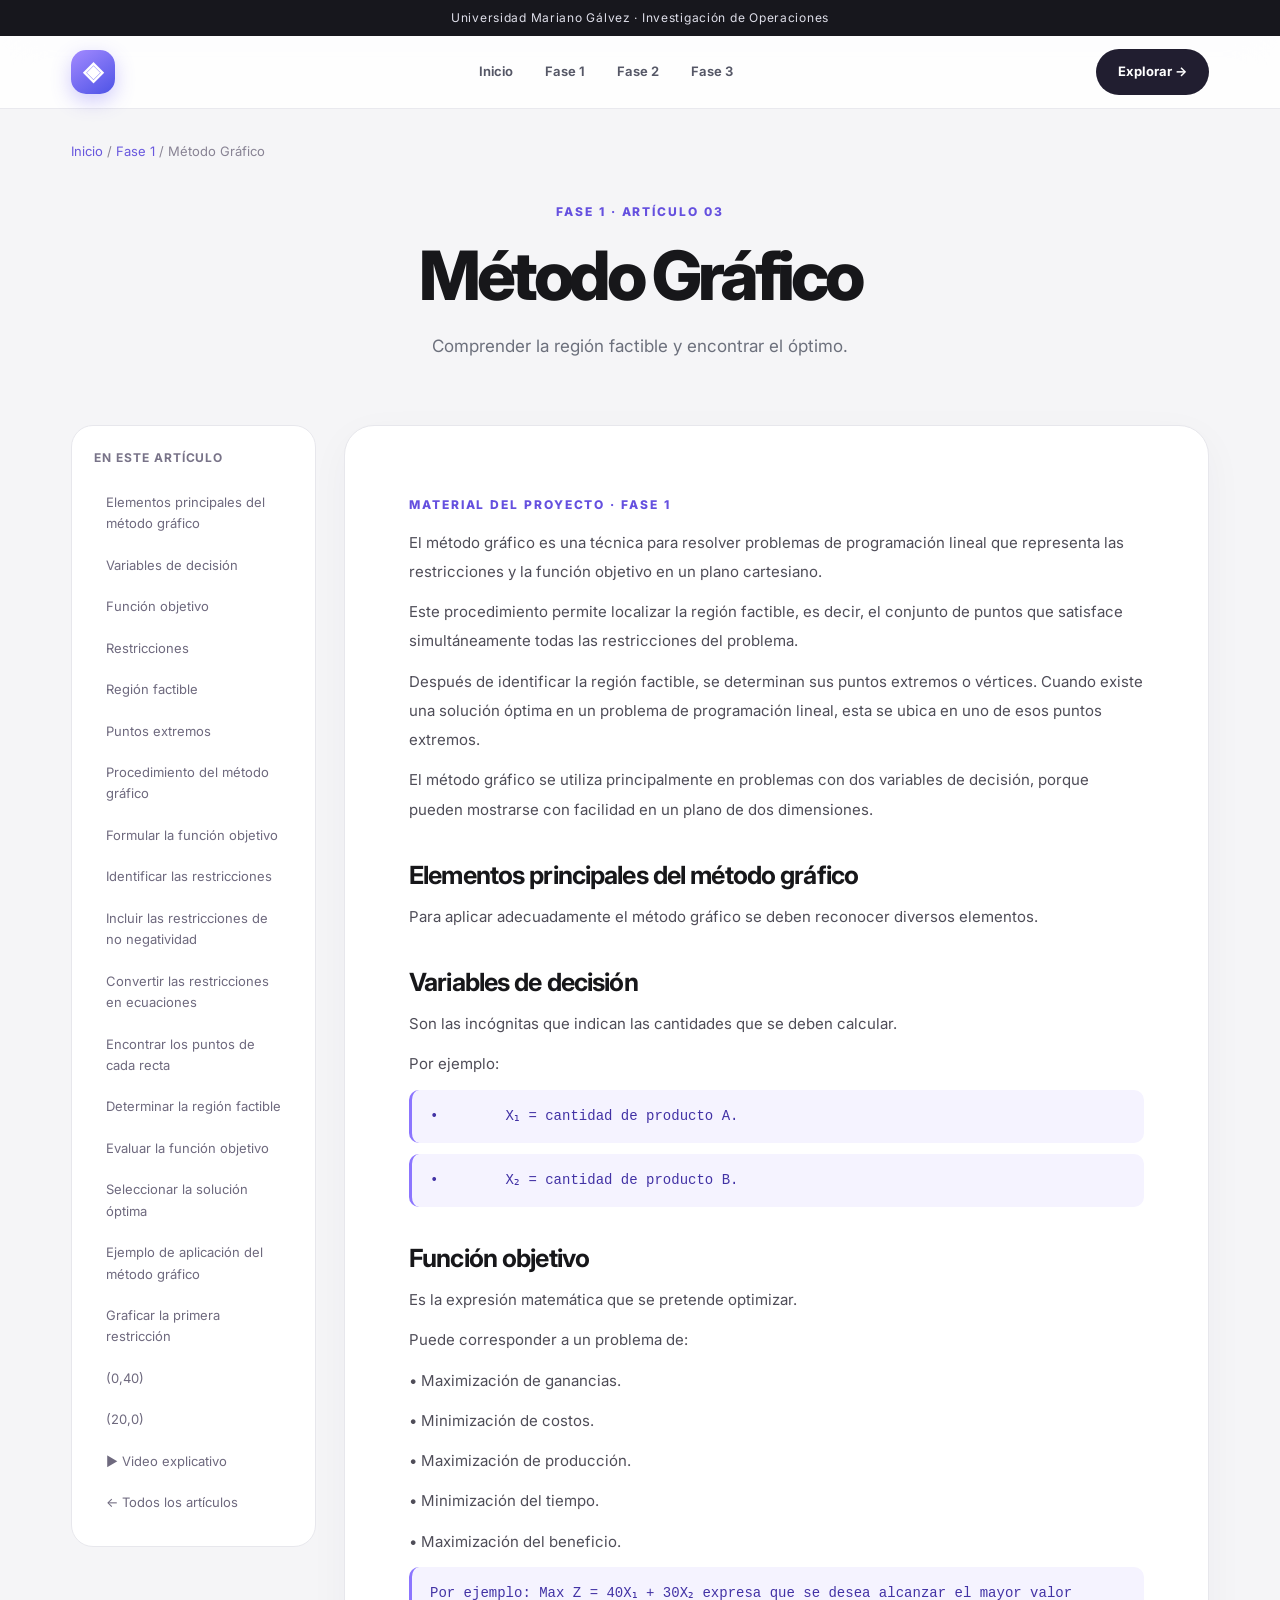
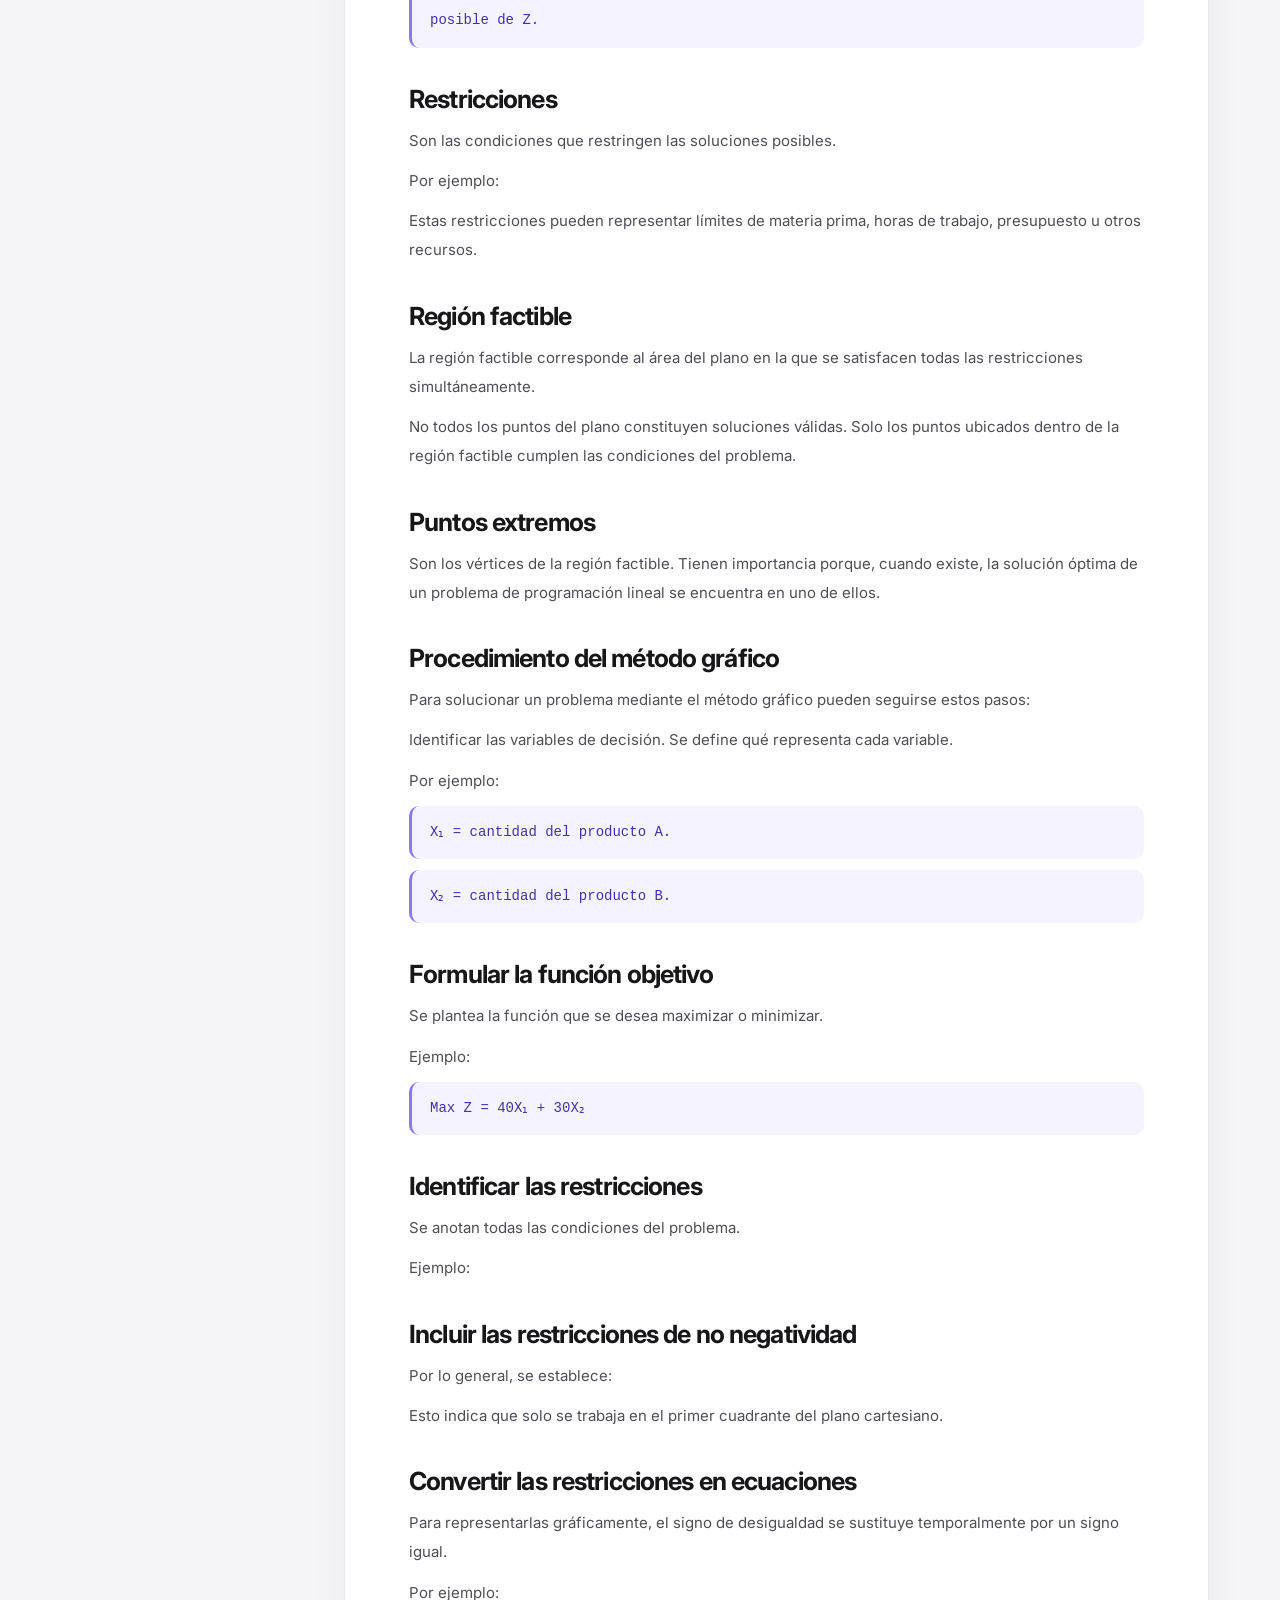
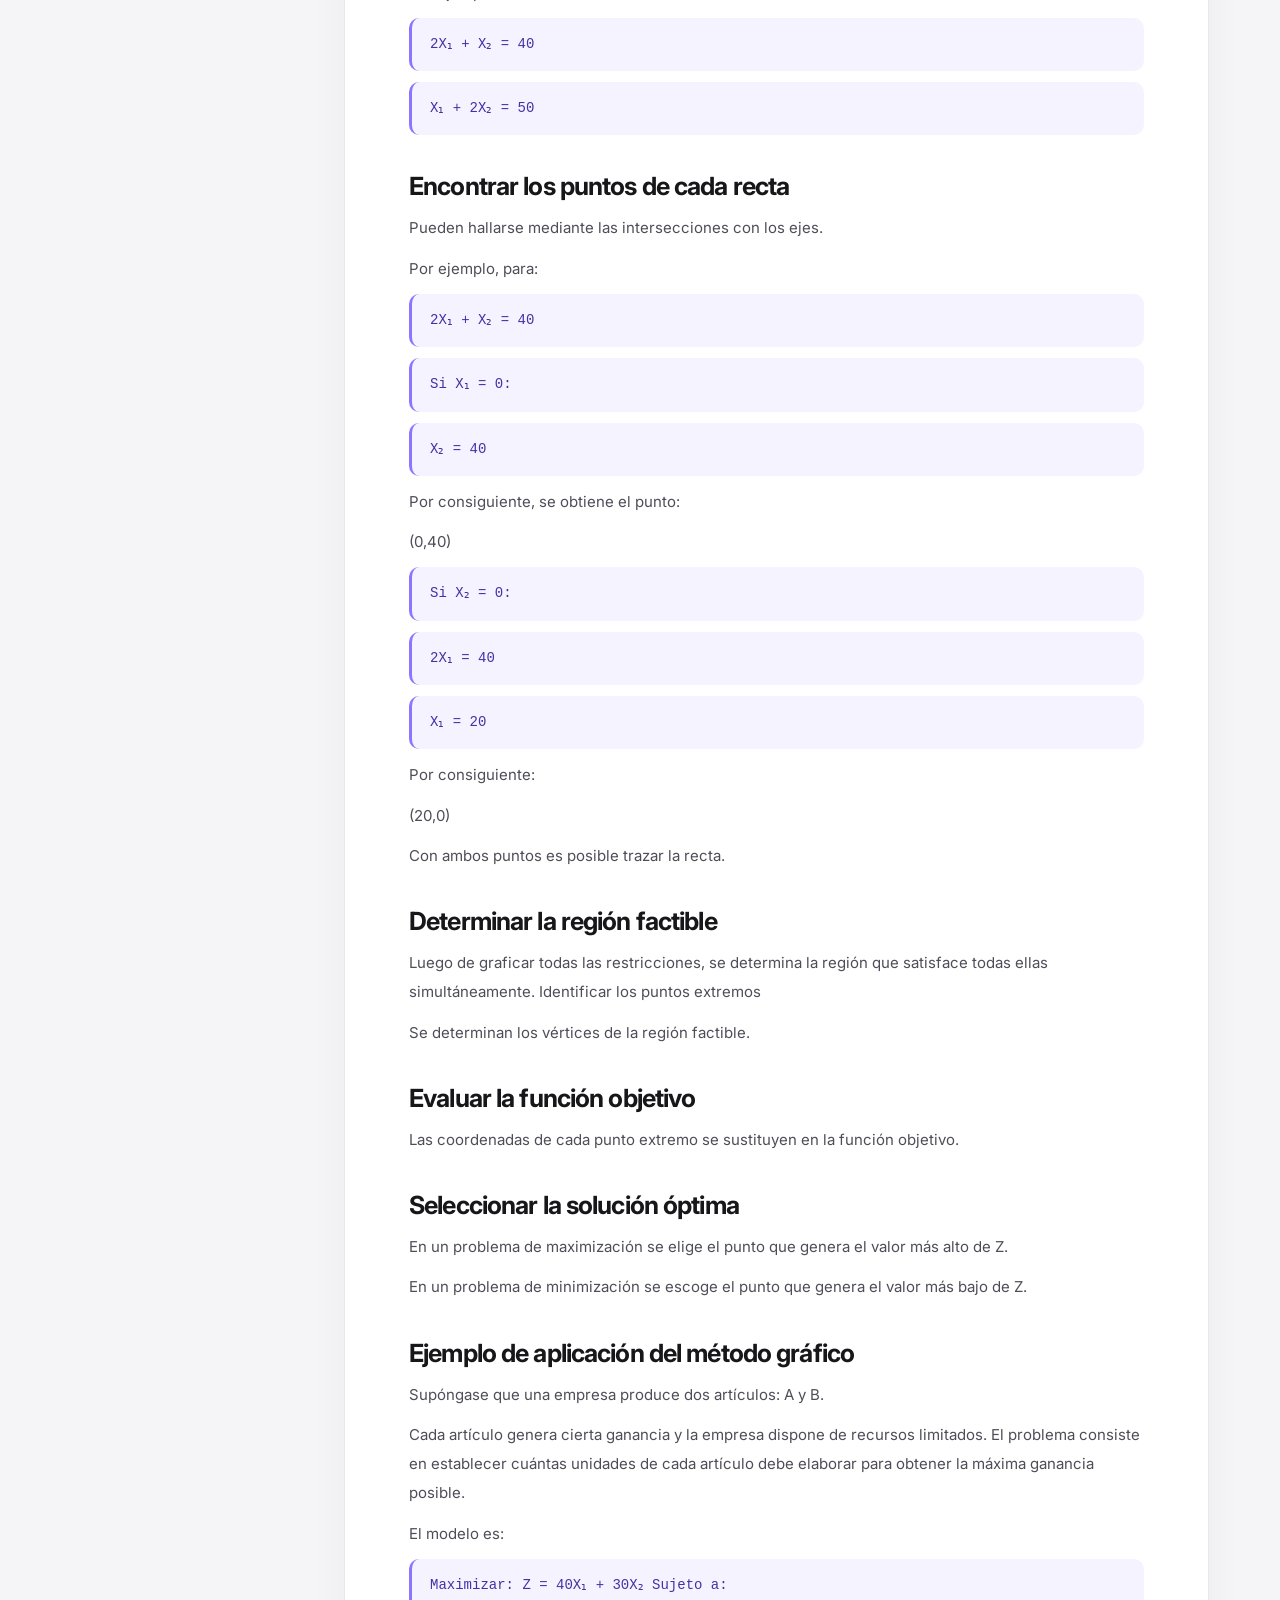
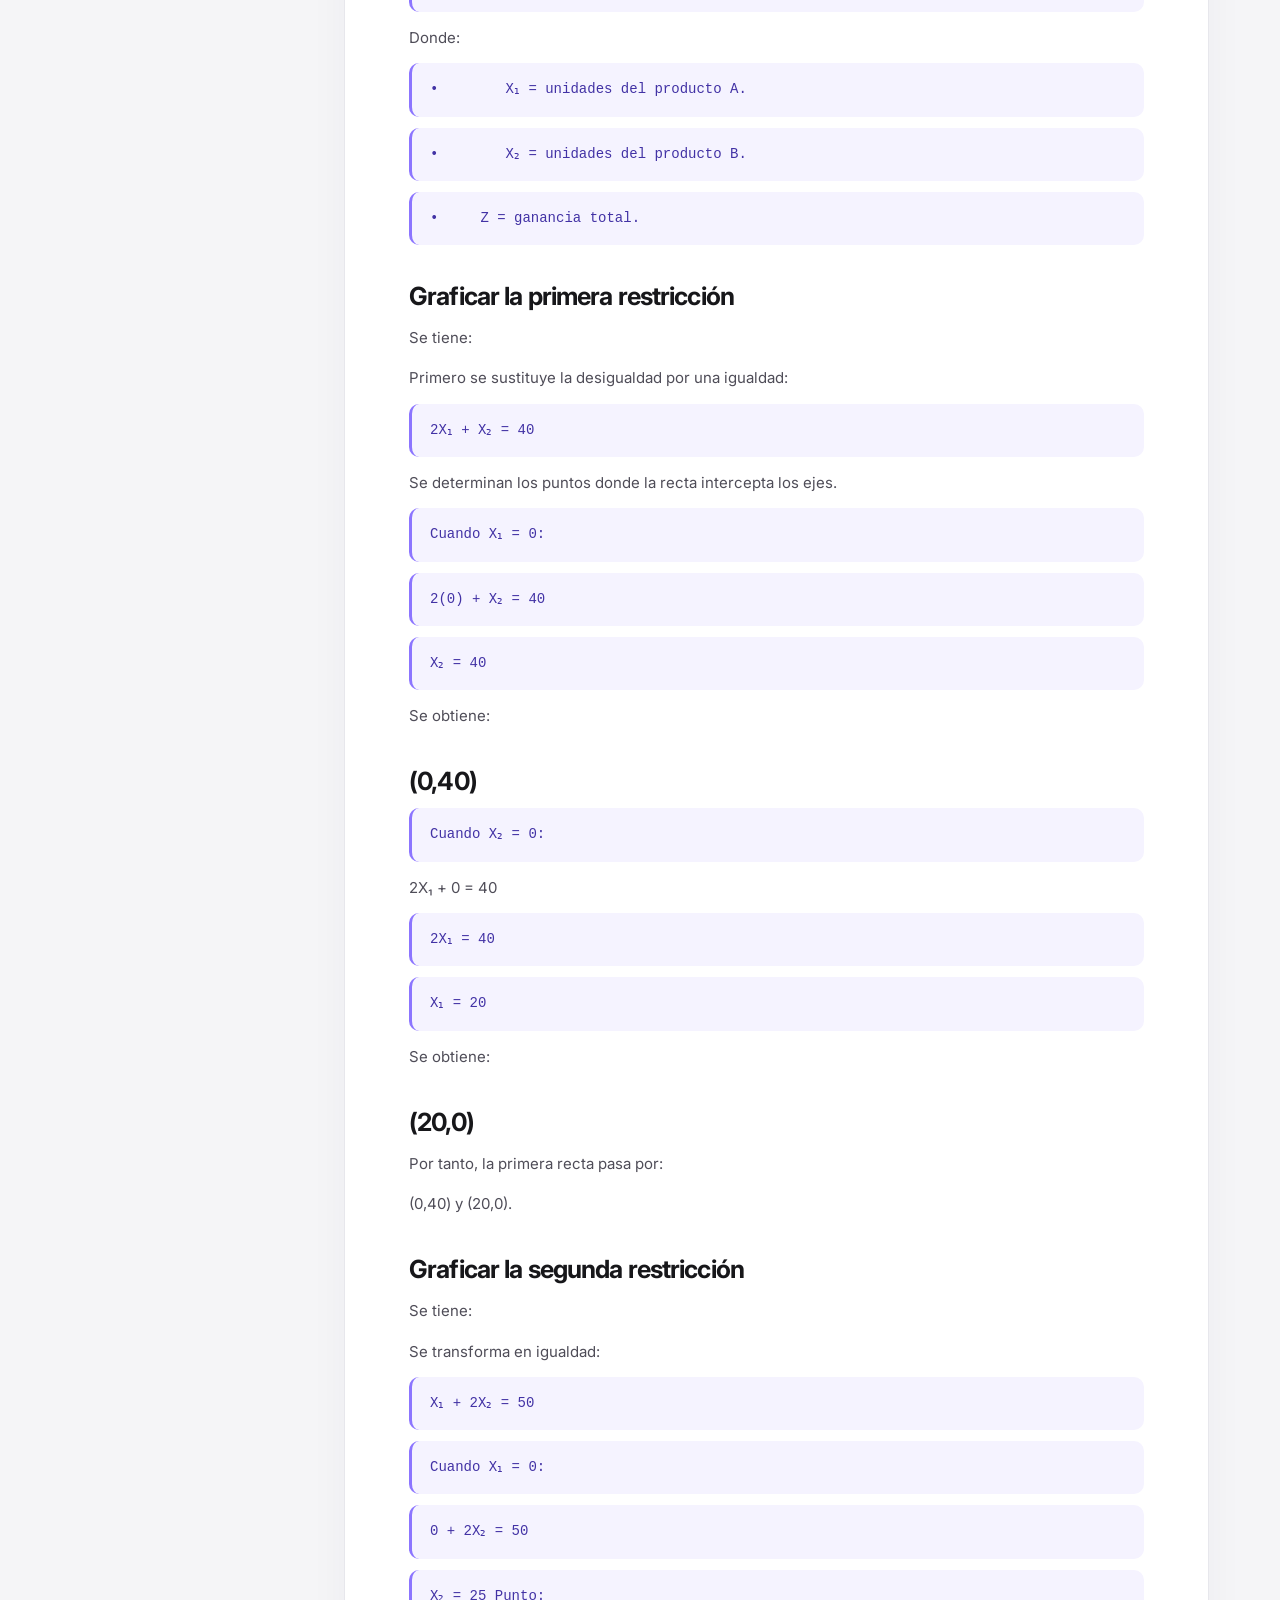
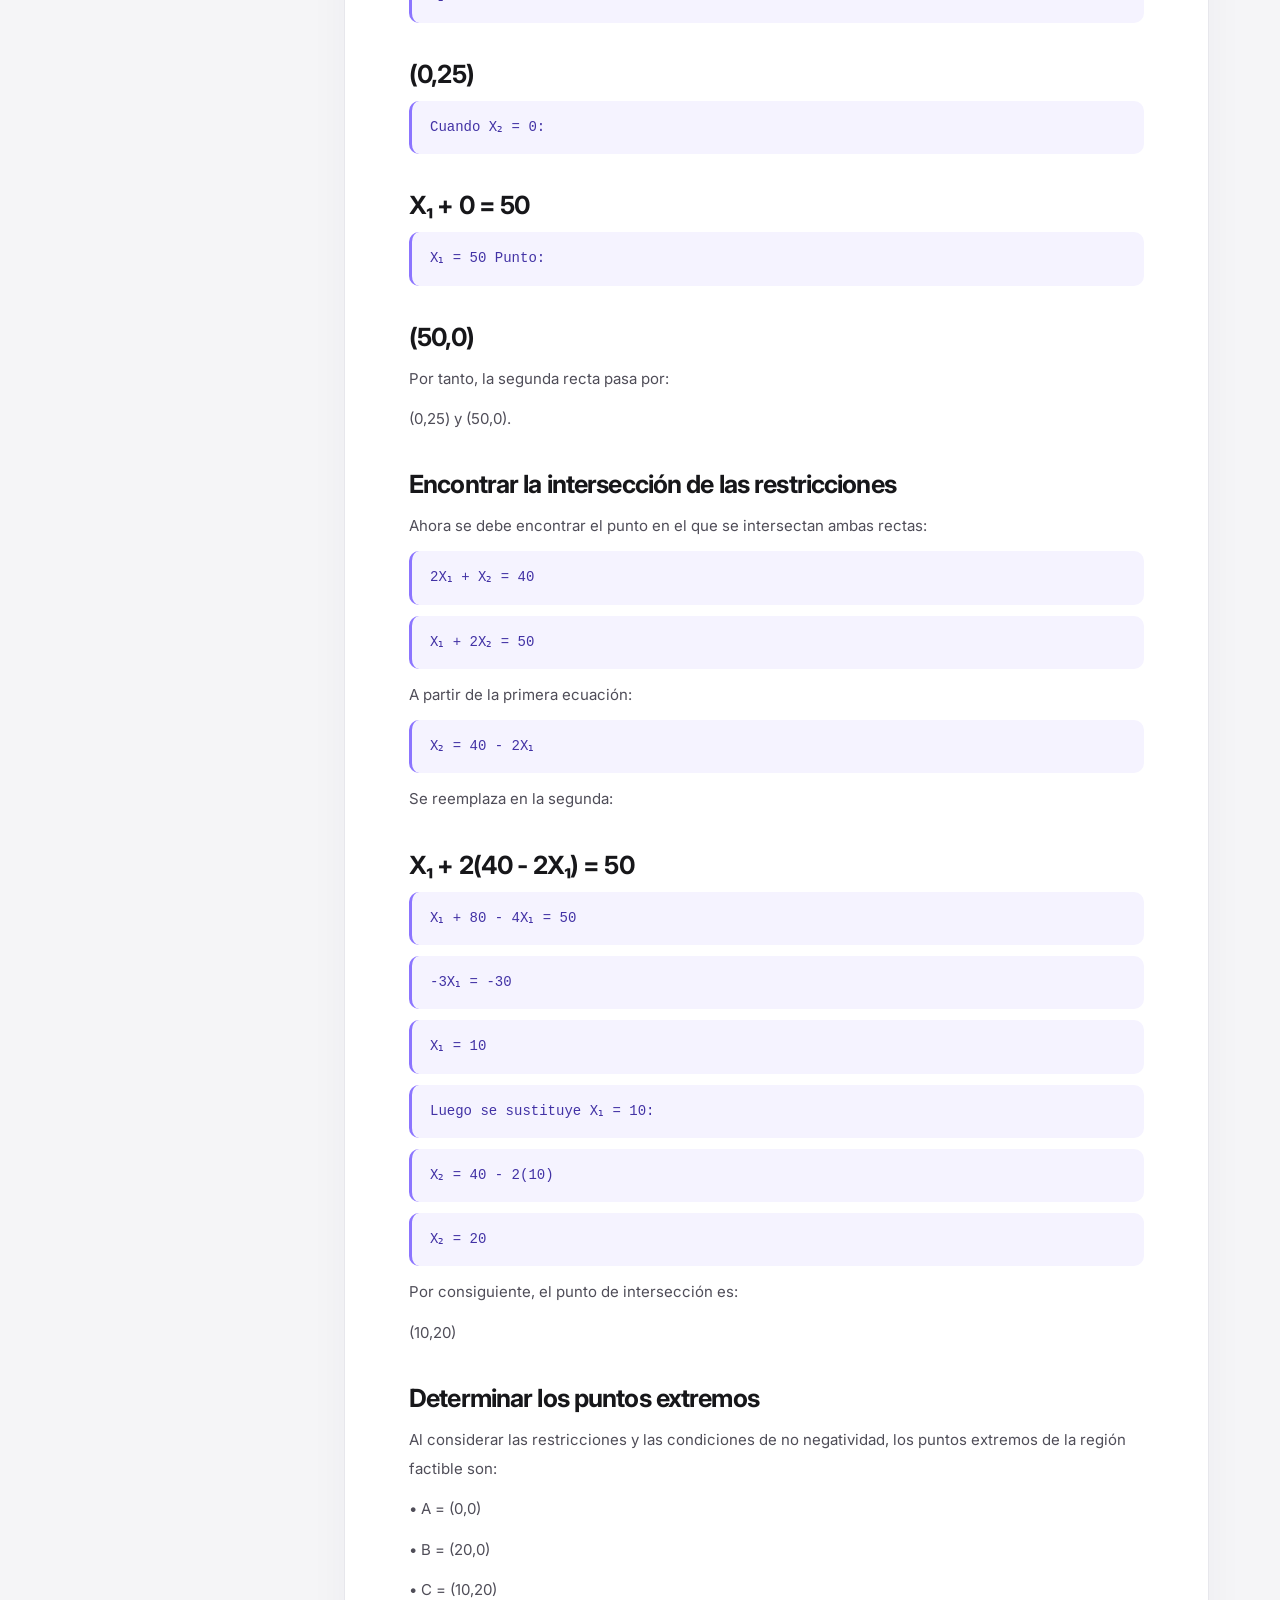
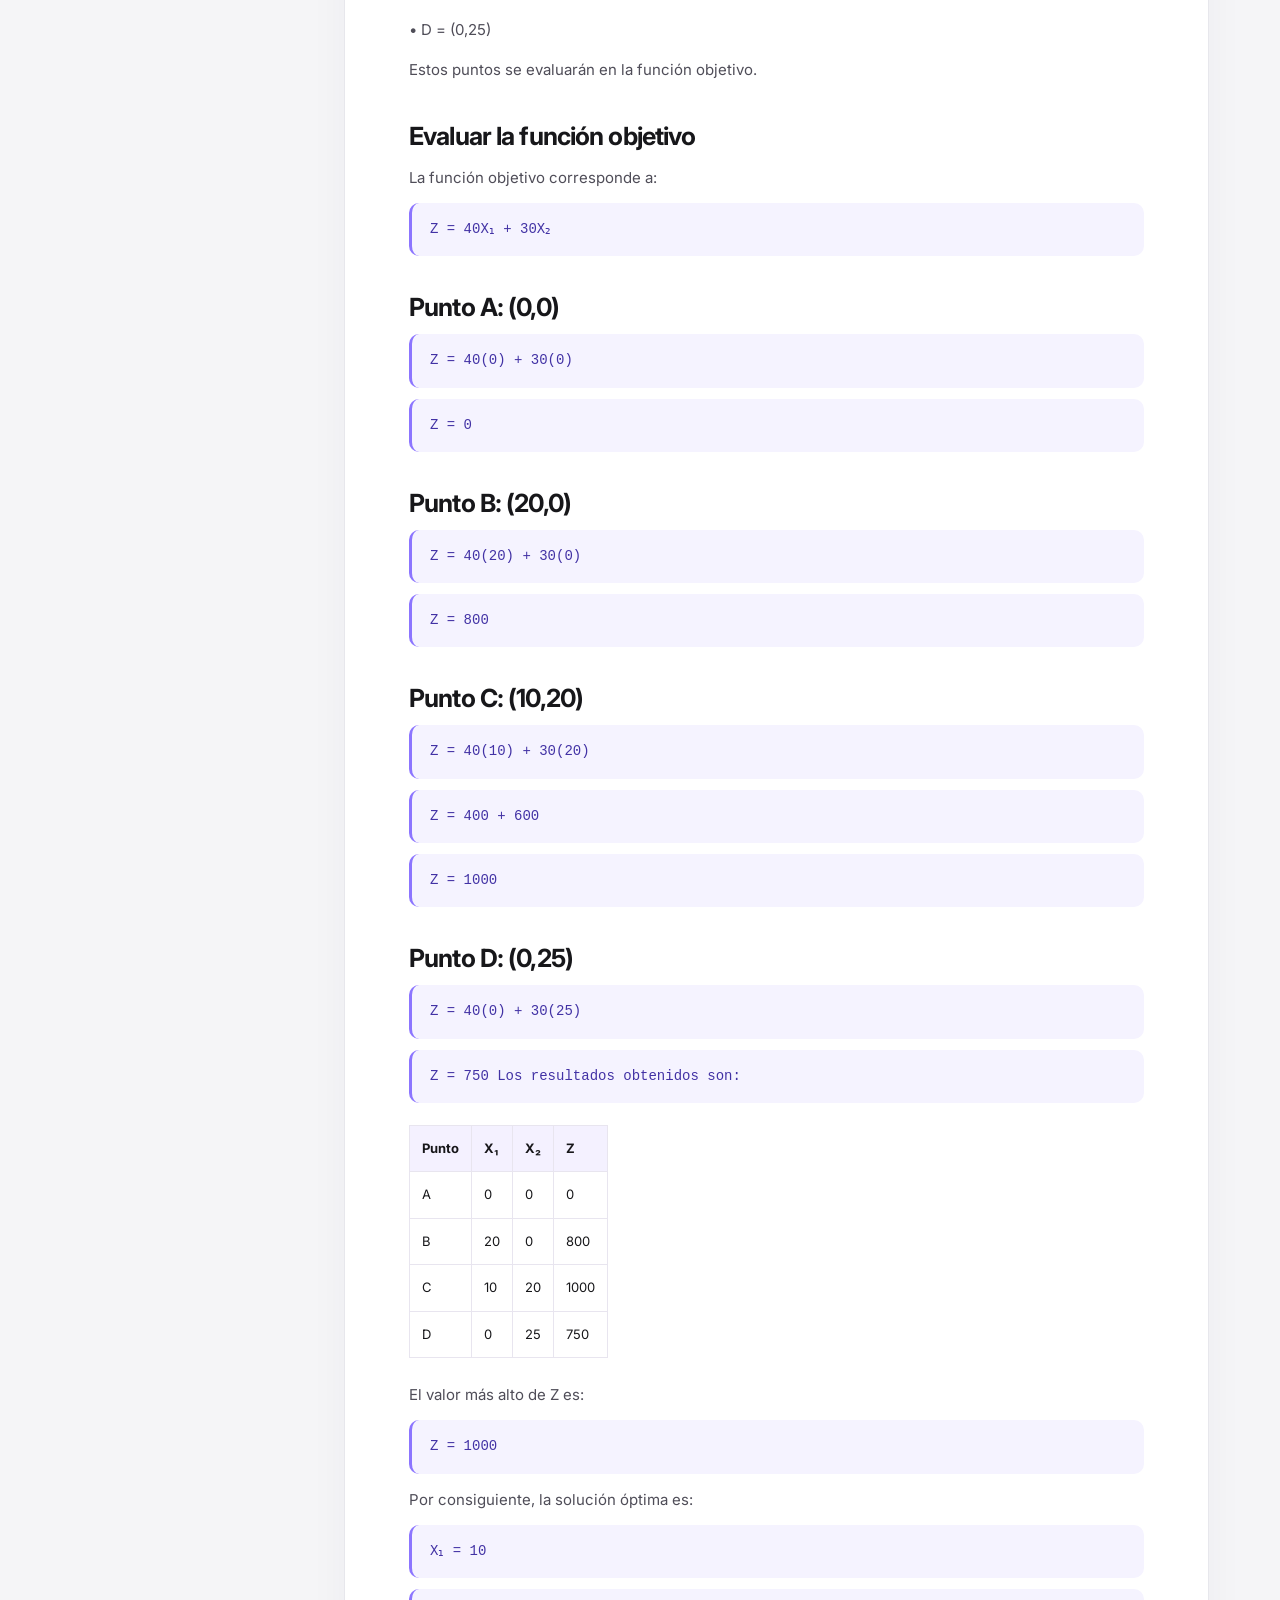
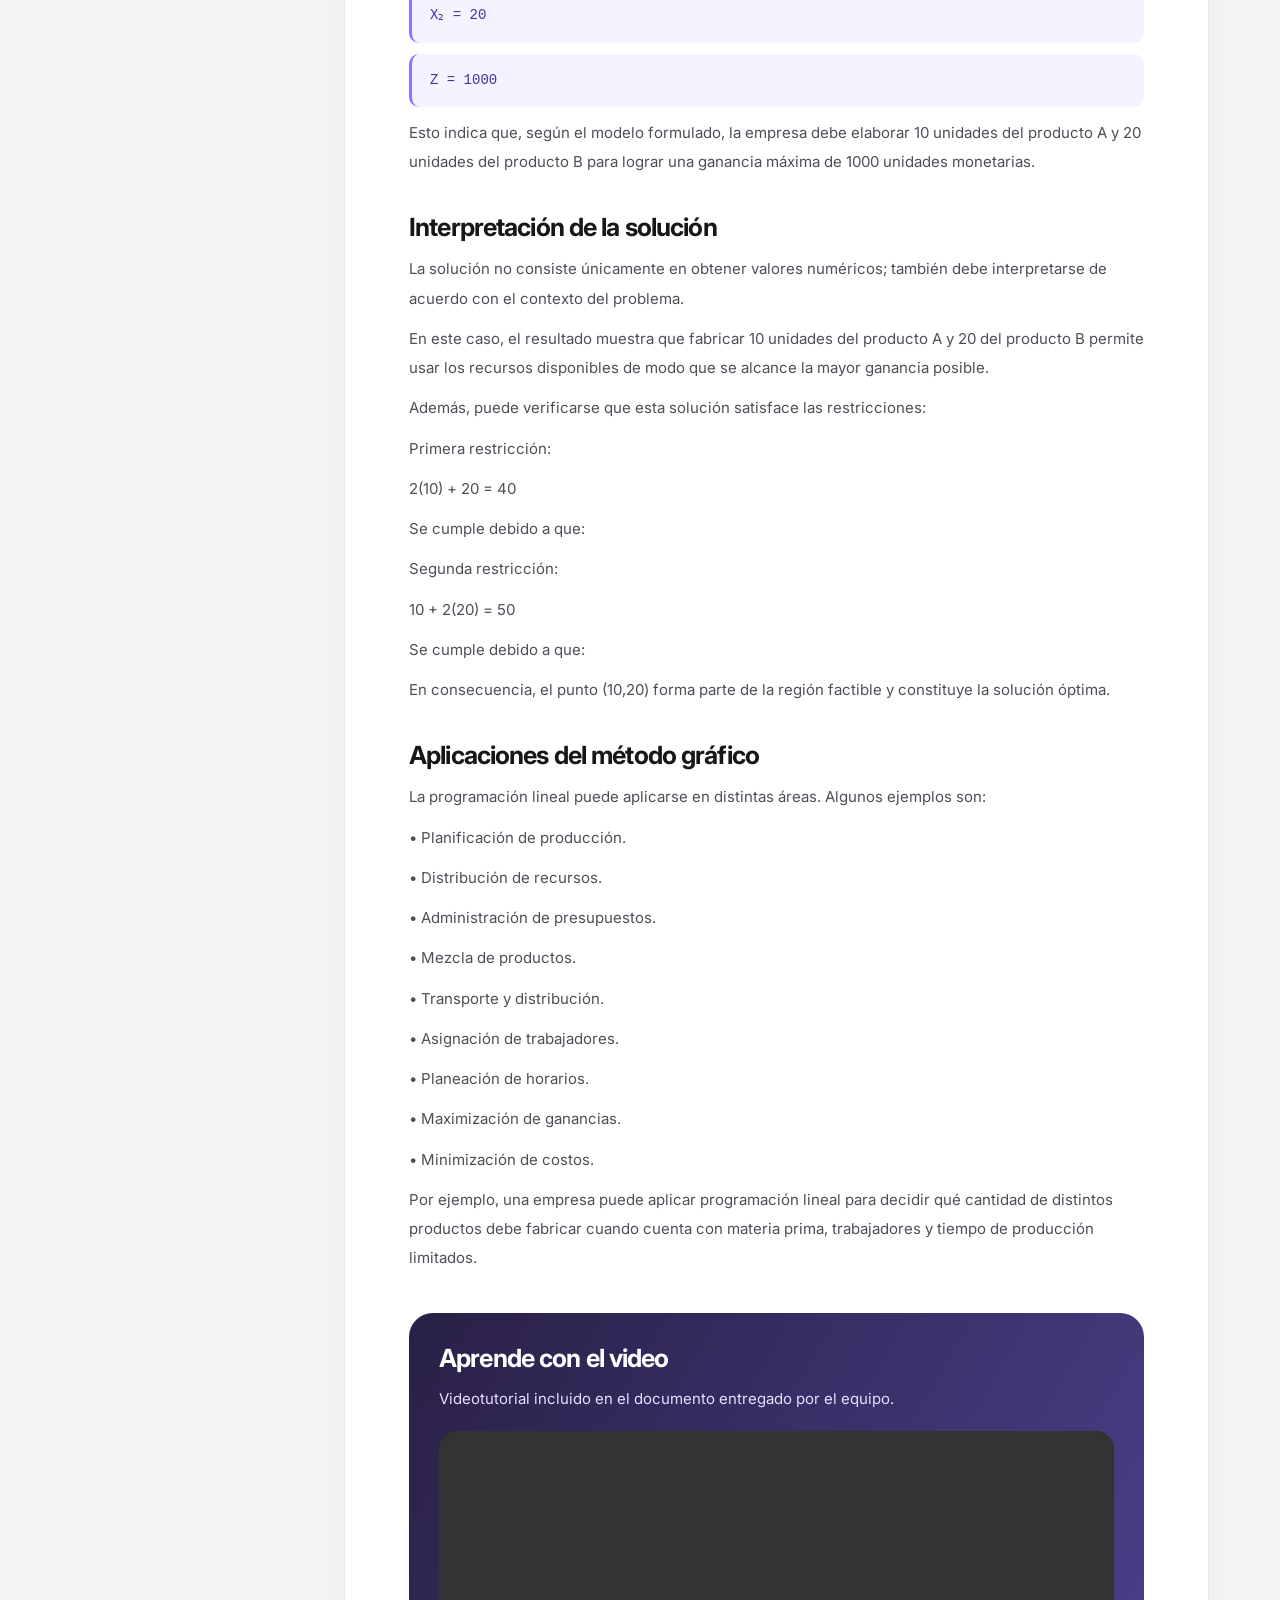
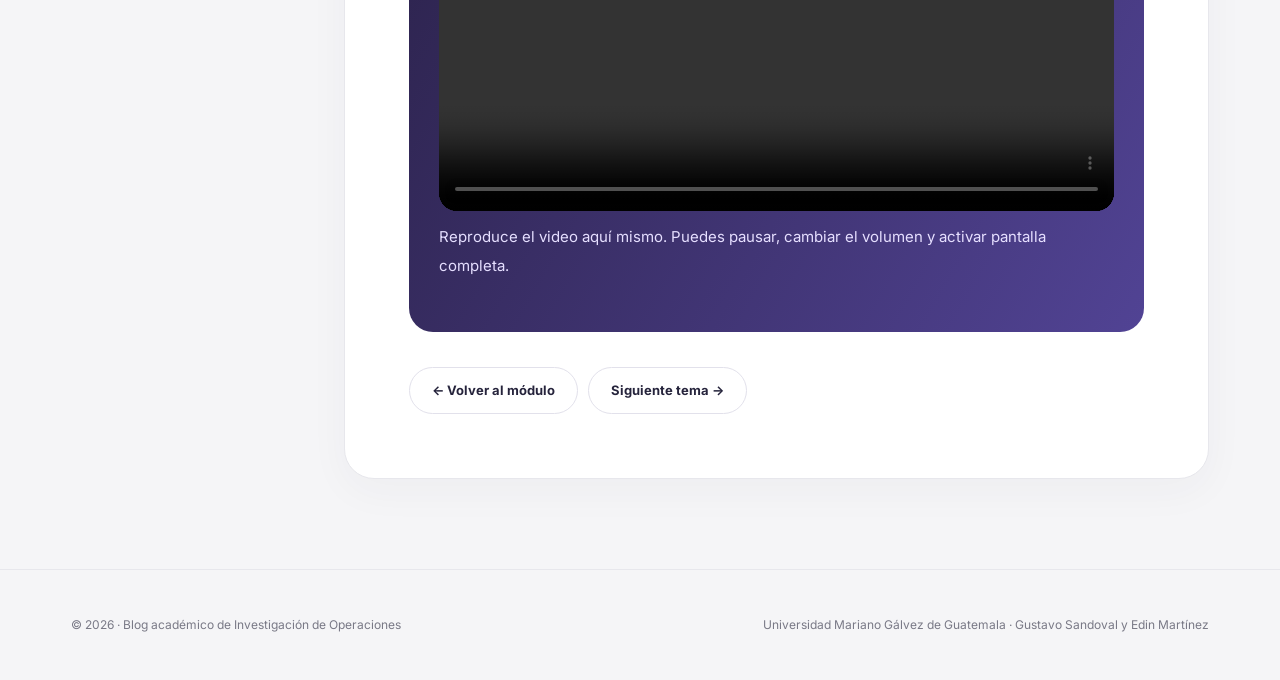
<file: metodo-grafico.html>
<!DOCTYPE html>

<html lang="es"><head><meta content="strict-origin-when-cross-origin" name="referrer"/><meta charset="utf-8"/><meta content="width=device-width,initial-scale=1" name="viewport"/><meta content="#f5f5f7" name="theme-color"/><meta content="Blog académico de Investigación de Operaciones" name="description"/><title>Método Gráfico · Investigación de Operaciones</title><link href="styles.css" rel="stylesheet"/></head><body><div class="announcement">Universidad Mariano Gálvez · Investigación de Operaciones</div><header class="nav-shell"><nav class="nav container"><a aria-label="Ir al inicio" class="brand" href="index.html">◈</a><div class="links"><a href="index.html">Inicio</a><a href="fase1.html">Fase 1</a><a href="fase2.html">Fase 2</a><a href="fase3.html">Fase 3</a></div><a class="pill" href="index.html#explorar">Explorar →</a></nav></header><main class="container"><div class="breadcrumbs"><a href="index.html">Inicio</a> / <a href="fase1.html">Fase 1</a> / Método Gráfico</div><section class="topic-hero"><div class="eyebrow">Fase 1 · Artículo 03</div><h1 class="page-title">Método Gráfico</h1><p class="intro">Comprender la región factible y encontrar el óptimo.</p></section><div class="detail"><aside class="aside"><h4>En este artículo</h4><a href="#seccion-1">Elementos principales del método gráfico</a><a href="#seccion-2">Variables de decisión</a><a href="#seccion-3">Función objetivo</a><a href="#seccion-4">Restricciones</a><a href="#seccion-5">Región factible</a><a href="#seccion-6">Puntos extremos</a><a href="#seccion-7">Procedimiento del método gráfico</a><a href="#seccion-8">Formular la función objetivo</a><a href="#seccion-9">Identificar las restricciones</a><a href="#seccion-10">Incluir las restricciones de no negatividad</a><a href="#seccion-11">Convertir las restricciones en ecuaciones</a><a href="#seccion-12">Encontrar los puntos de cada recta</a><a href="#seccion-13">Determinar la región factible</a><a href="#seccion-14">Evaluar la función objetivo</a><a href="#seccion-15">Seleccionar la solución óptima</a><a href="#seccion-16">Ejemplo de aplicación del método gráfico</a><a href="#seccion-17">Graficar la primera restricción</a><a href="#seccion-18">(0,40)</a><a href="#seccion-19">(20,0)</a><a href="#video">▶ Video explicativo</a><a href="fase1.html">← Todos los artículos</a></aside><article class="article"><span class="eyebrow">Material del proyecto · Fase 1</span><p>El método gráfico es una técnica para resolver problemas de programación lineal que representa las restricciones y la función objetivo en un plano cartesiano.</p><p>Este procedimiento permite localizar la región factible, es decir, el conjunto de puntos que satisface simultáneamente todas las restricciones del problema.</p><p>Después de identificar la región factible, se determinan sus puntos extremos o vértices. Cuando existe una solución óptima en un problema de programación lineal, esta se ubica en uno de esos puntos extremos.</p><p>El método gráfico se utiliza principalmente en problemas con dos variables de decisión, porque pueden mostrarse con facilidad en un plano de dos dimensiones.</p><h2 id="seccion-1">Elementos principales del método gráfico</h2><p>Para aplicar adecuadamente el método gráfico se deben reconocer diversos elementos.</p><h2 id="seccion-2">Variables de decisión</h2><p>Son las incógnitas que indican las cantidades que se deben calcular.</p><p>Por ejemplo:</p><p class="mathline">•        X₁ = cantidad de producto A.</p><p class="mathline">•        X₂ = cantidad de producto B.</p><h2 id="seccion-3">Función objetivo</h2><p>Es la expresión matemática que se pretende optimizar.</p><p>Puede corresponder a un problema de:</p><p>•        Maximización de ganancias.</p><p>•        Minimización de costos.</p><p>•        Maximización de producción.</p><p>•        Minimización del tiempo.</p><p>•        Maximización del beneficio.</p><p class="mathline">Por ejemplo: Max Z = 40X₁ + 30X₂ expresa que se desea alcanzar el mayor valor posible de Z.</p><h2 id="seccion-4">Restricciones</h2><p>Son las condiciones que restringen las soluciones posibles.</p><p>Por ejemplo:</p><p>Estas restricciones pueden representar límites de materia prima, horas de trabajo, presupuesto u otros recursos.</p><h2 id="seccion-5">Región factible</h2><p>La región factible corresponde al área del plano en la que se satisfacen todas las restricciones simultáneamente.</p><p>No todos los puntos del plano constituyen soluciones válidas. Solo los puntos ubicados dentro de la región factible cumplen las condiciones del problema.</p><h2 id="seccion-6">Puntos extremos</h2><p>Son los vértices de la región factible. Tienen importancia porque, cuando existe, la solución óptima de un problema de programación lineal se encuentra en uno de ellos.</p><h2 id="seccion-7">Procedimiento del método gráfico</h2><p>Para solucionar un problema mediante el método gráfico pueden seguirse estos pasos:</p><p>Identificar las variables de decisión. Se define qué representa cada variable.</p><p>Por ejemplo:</p><p class="mathline">X₁ = cantidad del producto A.</p><p class="mathline">X₂ = cantidad del producto B.</p><h2 id="seccion-8">Formular la función objetivo</h2><p>Se plantea la función que se desea maximizar o minimizar.</p><p>Ejemplo:</p><p class="mathline">Max Z = 40X₁ + 30X₂</p><h2 id="seccion-9">Identificar las restricciones</h2><p>Se anotan todas las condiciones del problema.</p><p>Ejemplo:</p><h2 id="seccion-10">Incluir las restricciones de no negatividad</h2><p>Por lo general, se establece:</p><p>Esto indica que solo se trabaja en el primer cuadrante del plano cartesiano.</p><h2 id="seccion-11">Convertir las restricciones en ecuaciones</h2><p>Para representarlas gráficamente, el signo de desigualdad se sustituye temporalmente por un signo igual.</p><p>Por ejemplo:</p><p class="mathline">2X₁ + X₂ = 40</p><p class="mathline">X₁ + 2X₂ = 50</p><h2 id="seccion-12">Encontrar los puntos de cada recta</h2><p>Pueden hallarse mediante las intersecciones con los ejes.</p><p>Por ejemplo, para:</p><p class="mathline">2X₁ + X₂ = 40</p><p class="mathline">Si X₁ = 0:</p><p class="mathline">X₂ = 40</p><p>Por consiguiente, se obtiene el punto:</p><p>(0,40)</p><p class="mathline">Si X₂ = 0:</p><p class="mathline">2X₁ = 40</p><p class="mathline">X₁ = 20</p><p>Por consiguiente:</p><p>(20,0)</p><p>Con ambos puntos es posible trazar la recta.</p><h2 id="seccion-13">Determinar la región factible</h2><p>Luego de graficar todas las restricciones, se determina la región que satisface todas ellas simultáneamente. Identificar los puntos extremos</p><p>Se determinan los vértices de la región factible.</p><h2 id="seccion-14">Evaluar la función objetivo</h2><p>Las coordenadas de cada punto extremo se sustituyen en la función objetivo.</p><h2 id="seccion-15">Seleccionar la solución óptima</h2><p>En un problema de maximización se elige el punto que genera el valor más alto de Z.</p><p>En un problema de minimización se escoge el punto que genera el valor más bajo de Z.</p><h2 id="seccion-16">Ejemplo de aplicación del método gráfico</h2><p>Supóngase que una empresa produce dos artículos: A y B.</p><p>Cada artículo genera cierta ganancia y la empresa dispone de recursos limitados. El problema consiste en establecer cuántas unidades de cada artículo debe elaborar para obtener la máxima ganancia posible.</p><p>El modelo es:</p><p class="mathline">Maximizar: Z = 40X₁ + 30X₂ Sujeto a:</p><p>Donde:</p><p class="mathline">•        X₁ = unidades del producto A.</p><p class="mathline">•        X₂ = unidades del producto B.</p><p class="mathline">•     Z = ganancia total.</p><h2 id="seccion-17">Graficar la primera restricción</h2><p>Se tiene:</p><p>Primero se sustituye la desigualdad por una igualdad:</p><p class="mathline">2X₁ + X₂ = 40</p><p>Se determinan los puntos donde la recta intercepta los ejes.</p><p class="mathline">Cuando X₁ = 0:</p><p class="mathline">2(0) + X₂ = 40</p><p class="mathline">X₂ = 40</p><p>Se obtiene:</p><h2 id="seccion-18">(0,40)</h2><p class="mathline">Cuando X₂ = 0:</p><p>2X₁ + 0 = 40</p><p class="mathline">2X₁ = 40</p><p class="mathline">X₁ = 20</p><p>Se obtiene:</p><h2 id="seccion-19">(20,0)</h2><p>Por tanto, la primera recta pasa por:</p><p>(0,40) y (20,0).</p><h2 id="seccion-20">Graficar la segunda restricción</h2><p>Se tiene:</p><p>Se transforma en igualdad:</p><p class="mathline">X₁ + 2X₂ = 50</p><p class="mathline">Cuando X₁ = 0:</p><p class="mathline">0 + 2X₂ = 50</p><p class="mathline">X₂ = 25 Punto:</p><h2 id="seccion-21">(0,25)</h2><p class="mathline">Cuando X₂ = 0:</p><h2 id="seccion-22">X₁ + 0 = 50</h2><p class="mathline">X₁ = 50 Punto:</p><h2 id="seccion-23">(50,0)</h2><p>Por tanto, la segunda recta pasa por:</p><p>(0,25) y (50,0).</p><h2 id="seccion-24">Encontrar la intersección de las restricciones</h2><p>Ahora se debe encontrar el punto en el que se intersectan ambas rectas:</p><p class="mathline">2X₁ + X₂ = 40</p><p class="mathline">X₁ + 2X₂ = 50</p><p>A partir de la primera ecuación:</p><p class="mathline">X₂ = 40 - 2X₁</p><p>Se reemplaza en la segunda:</p><h2 id="seccion-25">X₁ + 2(40 - 2X₁) = 50</h2><p class="mathline">X₁ + 80 - 4X₁ = 50</p><p class="mathline">-3X₁ = -30</p><p class="mathline">X₁ = 10</p><p class="mathline">Luego se sustituye X₁ = 10:</p><p class="mathline">X₂ = 40 - 2(10)</p><p class="mathline">X₂ = 20</p><p>Por consiguiente, el punto de intersección es:</p><p>(10,20)</p><h2 id="seccion-26">Determinar los puntos extremos</h2><p>Al considerar las restricciones y las condiciones de no negatividad, los puntos extremos de la región factible son:</p><p>•        A = (0,0)</p><p>•        B = (20,0)</p><p>•        C = (10,20)</p><p>•        D = (0,25)</p><p>Estos puntos se evaluarán en la función objetivo.</p><h2 id="seccion-27">Evaluar la función objetivo</h2><p>La función objetivo corresponde a:</p><p class="mathline">Z = 40X₁ + 30X₂</p><h2 id="seccion-28">Punto A: (0,0)</h2><p class="mathline">Z = 40(0) + 30(0)</p><p class="mathline">Z = 0</p><h2 id="seccion-29">Punto B: (20,0)</h2><p class="mathline">Z = 40(20) + 30(0)</p><p class="mathline">Z = 800</p><h2 id="seccion-30">Punto C: (10,20)</h2><p class="mathline">Z = 40(10) + 30(20)</p><p class="mathline">Z = 400 + 600</p><p class="mathline">Z = 1000</p><h2 id="seccion-31">Punto D: (0,25)</h2><p class="mathline">Z = 40(0) + 30(25)</p><p class="mathline">Z = 750 Los resultados obtenidos son:</p><table><tr><td>Punto</td><td>X₁</td><td>X₂</td><td>Z</td></tr><tr><td>A</td><td>0</td><td>0</td><td>0</td></tr><tr><td>B</td><td>20</td><td>0</td><td>800</td></tr><tr><td>C</td><td>10</td><td>20</td><td>1000</td></tr><tr><td>D</td><td>0</td><td>25</td><td>750</td></tr></table><p>El valor más alto de Z es:</p><p class="mathline">Z = 1000</p><p>Por consiguiente, la solución óptima es:</p><p class="mathline">X₁ = 10</p><p class="mathline">X₂ = 20</p><p class="mathline">Z = 1000</p><p>Esto indica que, según el modelo formulado, la empresa debe elaborar 10 unidades del producto A y 20 unidades del producto B para lograr una ganancia máxima de 1000 unidades monetarias.</p><h2 id="seccion-32">Interpretación de la solución</h2><p>La solución no consiste únicamente en obtener valores numéricos; también debe interpretarse de acuerdo con el contexto del problema.</p><p>En este caso, el resultado muestra que fabricar 10 unidades del producto A y 20 del producto B permite usar los recursos disponibles de modo que se alcance la mayor ganancia posible.</p><p>Además, puede verificarse que esta solución satisface las restricciones:</p><p>Primera restricción:</p><p>2(10) + 20 = 40</p><p>Se cumple debido a que:</p><p>Segunda restricción:</p><p>10 + 2(20) = 50</p><p>Se cumple debido a que:</p><p>En consecuencia, el punto (10,20) forma parte de la región factible y constituye la solución óptima.</p><h2 id="seccion-33">Aplicaciones del método gráfico</h2><p>La programación lineal puede aplicarse en distintas áreas. Algunos ejemplos son:</p><p>•        Planificación de producción.</p><p>•        Distribución de recursos.</p><p>•        Administración de presupuestos.</p><p>•        Mezcla de productos.</p><p>•        Transporte y distribución.</p><p>•        Asignación de trabajadores.</p><p>•        Planeación de horarios.</p><p>•        Maximización de ganancias.</p><p>•        Minimización de costos.</p><p>Por ejemplo, una empresa puede aplicar programación lineal para decidir qué cantidad de distintos productos debe fabricar cuando cuenta con materia prima, trabajadores y tiempo de producción limitados.</p><section class="video-box" id="video"><h2>Aprende con el video</h2><p>Videotutorial incluido en el documento entregado por el equipo.</p><div class="video-player-hybrid" data-local-video="videos/metodo-grafico.mp4"><video aria-label="Video educativo integrado" class="hybrid-local-video" controls="" height="720" playsinline="" preload="metadata" width="1280"><source src="videos/metodo-grafico.mp4" type="video/mp4"/>Tu navegador no puede reproducir este video. Prueba con una versión reciente de Chrome o Edge.</video><p class="video-direct-note">Reproduce el video aquí mismo. Puedes pausar, cambiar el volumen y activar pantalla completa.</p></div></section><div style="display:flex;gap:10px;flex-wrap:wrap;margin-top:35px"><a class="button secondary" href="fase1.html">← Volver al módulo</a><a class="button secondary" href="simplex.html">Siguiente tema →</a></div></article></div></main><footer><div class="container footer-in"><span>© 2026 · Blog académico de Investigación de Operaciones</span><span>Universidad Mariano Gálvez de Guatemala · Gustavo Sandoval y Edin Martínez</span></div></footer></body></html>
</file>
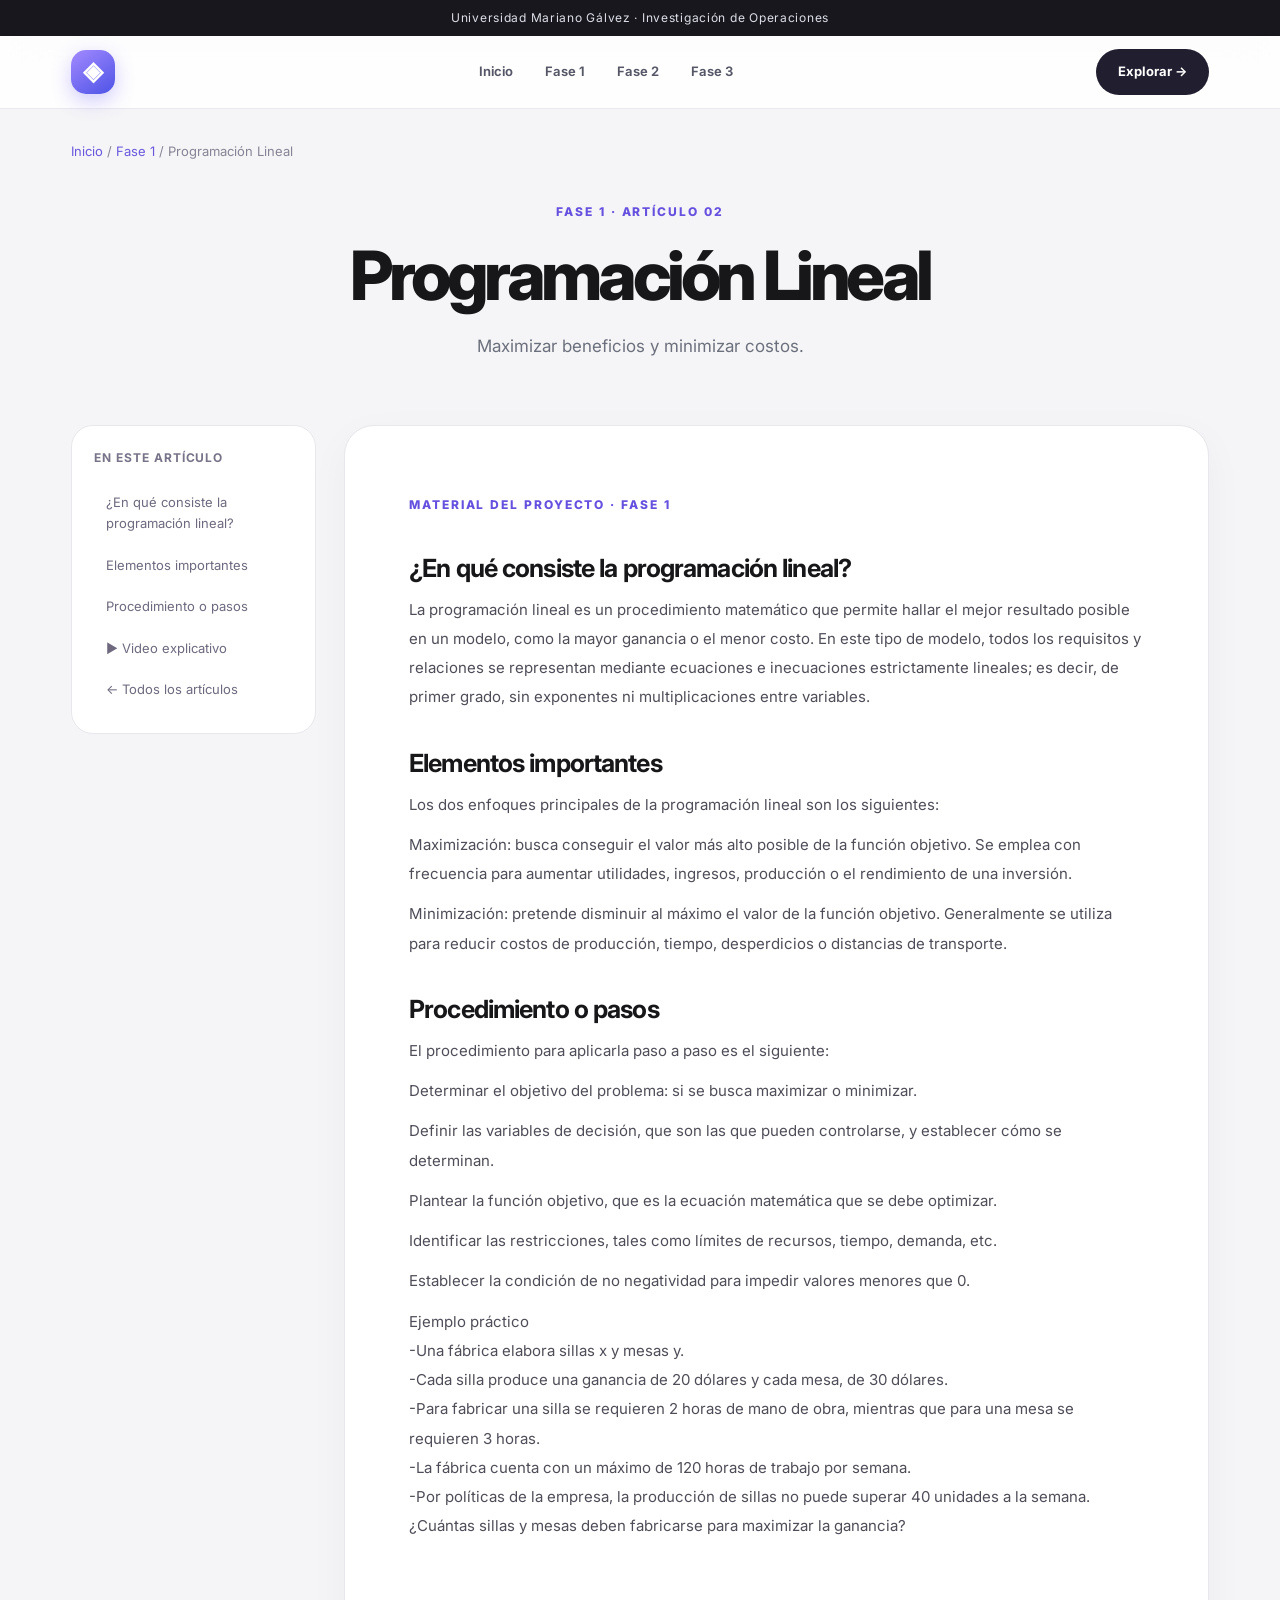
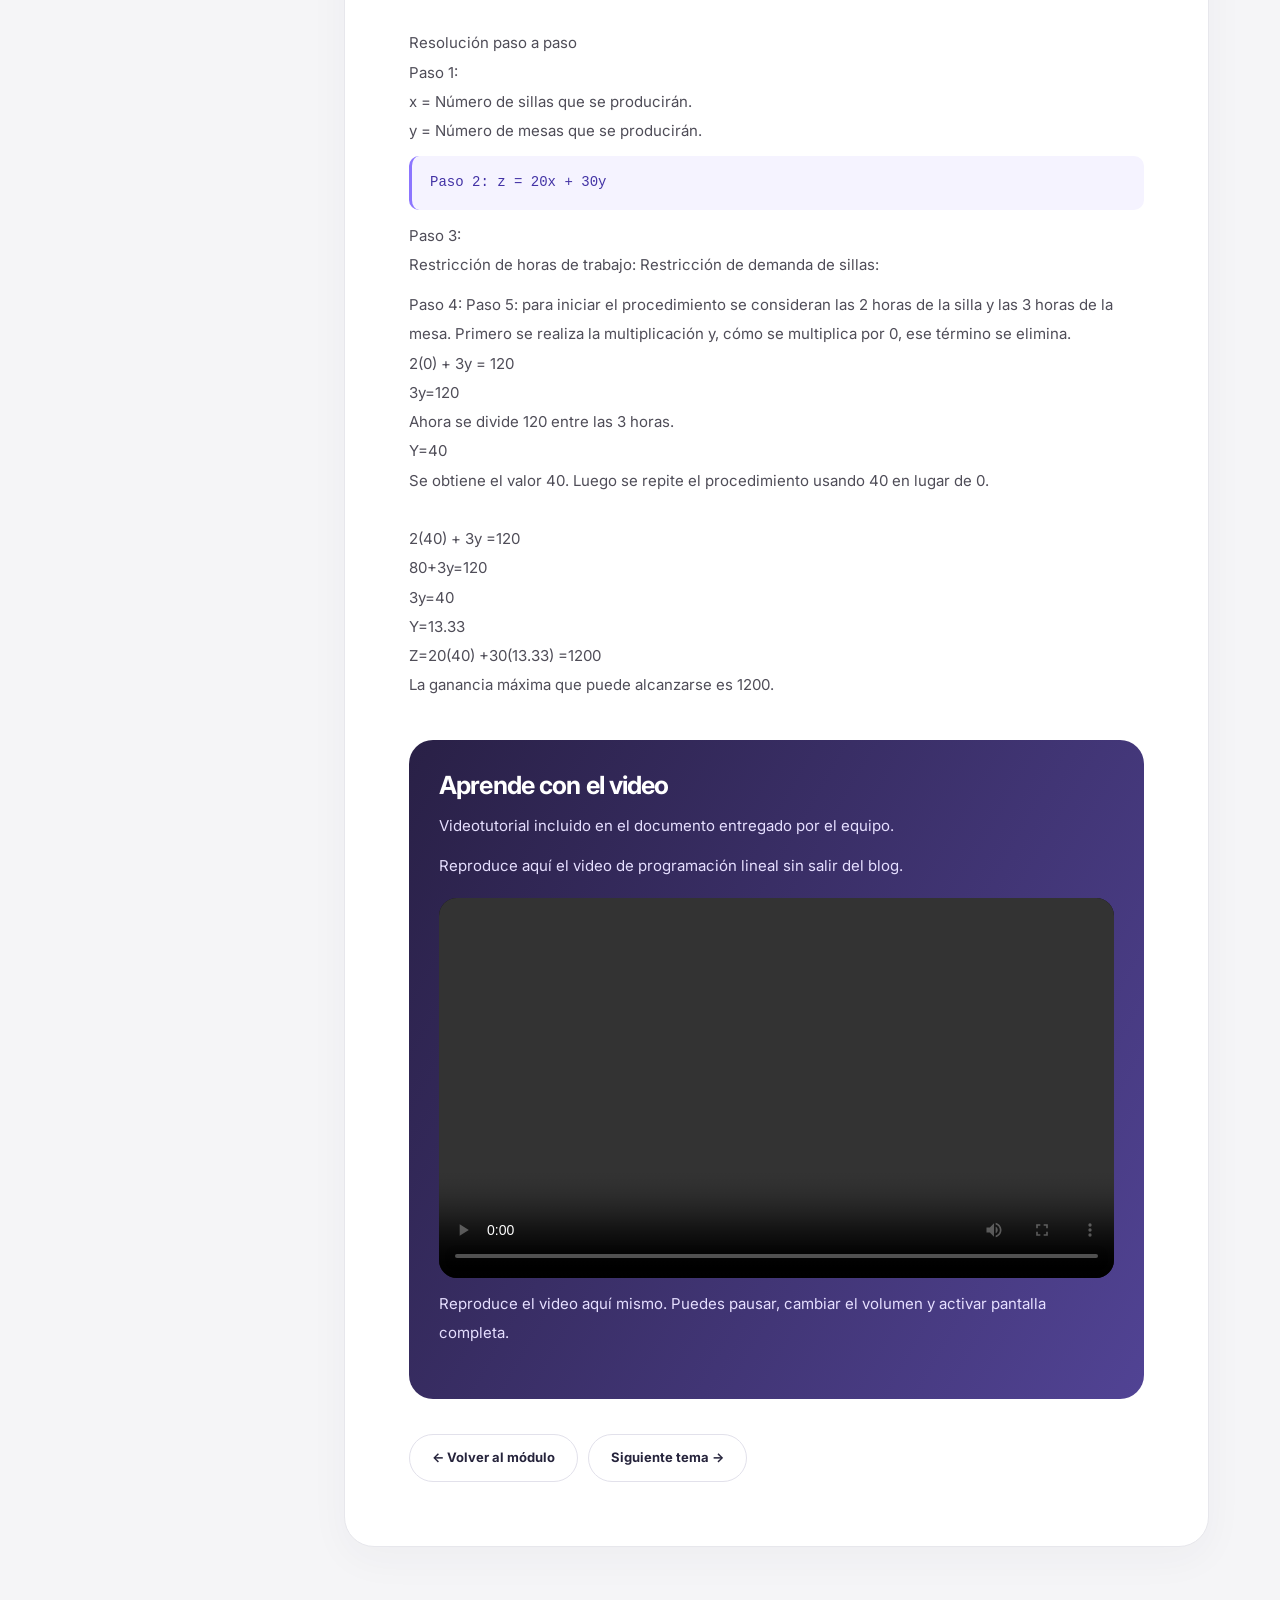
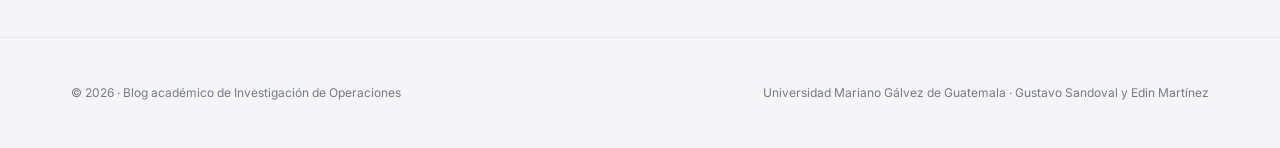
<file: programacion-lineal.html>
<!DOCTYPE html>

<html lang="es"><head><meta content="strict-origin-when-cross-origin" name="referrer"/><meta charset="utf-8"/><meta content="width=device-width,initial-scale=1" name="viewport"/><meta content="#f5f5f7" name="theme-color"/><meta content="Blog académico de Investigación de Operaciones" name="description"/><title>Programación Lineal · Investigación de Operaciones</title><link href="styles.css" rel="stylesheet"/></head><body><div class="announcement">Universidad Mariano Gálvez · Investigación de Operaciones</div><header class="nav-shell"><nav class="nav container"><a aria-label="Ir al inicio" class="brand" href="index.html">◈</a><div class="links"><a href="index.html">Inicio</a><a href="fase1.html">Fase 1</a><a href="fase2.html">Fase 2</a><a href="fase3.html">Fase 3</a></div><a class="pill" href="index.html#explorar">Explorar →</a></nav></header><main class="container"><div class="breadcrumbs"><a href="index.html">Inicio</a> / <a href="fase1.html">Fase 1</a> / Programación Lineal</div><section class="topic-hero"><div class="eyebrow">Fase 1 · Artículo 02</div><h1 class="page-title">Programación Lineal</h1><p class="intro">Maximizar beneficios y minimizar costos.</p></section><div class="detail"><aside class="aside"><h4>En este artículo</h4><a href="#seccion-1">¿En qué consiste la programación lineal?</a><a href="#seccion-2">Elementos importantes</a><a href="#seccion-3">Procedimiento o pasos</a><a href="#video">▶ Video explicativo</a><a href="fase1.html">← Todos los artículos</a></aside><article class="article"><span class="eyebrow">Material del proyecto · Fase 1</span><h2 id="seccion-1">¿En qué consiste la programación lineal?</h2><p>La programación lineal es un procedimiento matemático que permite hallar el mejor resultado posible en un modelo, como la mayor ganancia o el menor costo. En este tipo de modelo, todos los requisitos y relaciones se representan mediante ecuaciones e inecuaciones estrictamente lineales; es decir, de primer grado, sin exponentes ni multiplicaciones entre variables.</p><h2 id="seccion-2">Elementos importantes</h2><p>Los dos enfoques principales de la programación lineal son los siguientes:</p><p>Maximización: busca conseguir el valor más alto posible de la función objetivo. Se emplea con frecuencia para aumentar utilidades, ingresos, producción o el rendimiento de una inversión.</p><p>Minimización: pretende disminuir al máximo el valor de la función objetivo. Generalmente se utiliza para reducir costos de producción, tiempo, desperdicios o distancias de transporte.</p><h2 id="seccion-3">Procedimiento o pasos</h2><p>El procedimiento para aplicarla paso a paso es el siguiente:</p><p>Determinar el objetivo del problema: si se busca maximizar o minimizar.</p><p>Definir las variables de decisión, que son las que pueden controlarse, y establecer cómo se determinan.</p><p>Plantear la función objetivo, que es la ecuación matemática que se debe optimizar.</p><p>Identificar las restricciones, tales como límites de recursos, tiempo, demanda, etc.</p><p>Establecer la condición de no negatividad para impedir valores menores que 0.</p><p>Ejemplo práctico<br/>-Una fábrica elabora sillas x y mesas y.<br/>-Cada silla produce una ganancia de 20 dólares y cada mesa, de 30 dólares.<br/>-Para fabricar una silla se requieren 2 horas de mano de obra, mientras que para una mesa se requieren 3 horas.<br/>-La fábrica cuenta con un máximo de 120 horas de trabajo por semana.<br/>-Por políticas de la empresa, la producción de sillas no puede superar 40 unidades a la semana.<br/>¿Cuántas sillas y mesas deben fabricarse para maximizar la ganancia?<br/> <br/> <br/> <br/>Resolución paso a paso<br/>Paso 1:<br/>x = Número de sillas que se producirán.<br/>y = Número de mesas que se producirán.</p><p class="mathline">Paso 2: z = 20x + 30y</p><p>Paso 3:<br/> Restricción de horas de trabajo: Restricción de demanda de sillas:</p><p>Paso 4: Paso 5: para iniciar el procedimiento se consideran las 2 horas de la silla y las 3 horas de la mesa. Primero se realiza la multiplicación y, cómo se multiplica por 0, ese término se elimina.<br/>  2(0) + 3y = 120<br/>3y=120<br/>Ahora se divide 120 entre las 3 horas.<br/>Y=40<br/>Se obtiene el valor 40. Luego se repite el procedimiento usando 40 en lugar de 0.<br/> <br/>2(40) + 3y =120<br/>80+3y=120<br/>3y=40<br/>Y=13.33<br/>Z=20(40) +30(13.33) =1200<br/>La ganancia máxima que puede alcanzarse es 1200.</p><section class="video-box" id="video"><h2>Aprende con el video</h2><p>Videotutorial incluido en el documento entregado por el equipo.</p><p>Reproduce aquí el video de programación lineal sin salir del blog.</p><div class="video-player-hybrid" data-local-video="videos/programacion-lineal.mp4"><video aria-label="Video educativo integrado" class="hybrid-local-video" controls="" height="720" playsinline="" preload="metadata" width="1280"><source src="videos/programacion-lineal.mp4" type="video/mp4"/>Tu navegador no puede reproducir este video. Prueba con una versión reciente de Chrome o Edge.</video><p class="video-direct-note">Reproduce el video aquí mismo. Puedes pausar, cambiar el volumen y activar pantalla completa.</p></div></section><div style="display:flex;gap:10px;flex-wrap:wrap;margin-top:35px"><a class="button secondary" href="fase1.html">← Volver al módulo</a><a class="button secondary" href="metodo-grafico.html">Siguiente tema →</a></div></article></div></main><footer><div class="container footer-in"><span>© 2026 · Blog académico de Investigación de Operaciones</span><span>Universidad Mariano Gálvez de Guatemala · Gustavo Sandoval y Edin Martínez</span></div></footer></body></html>
</file>
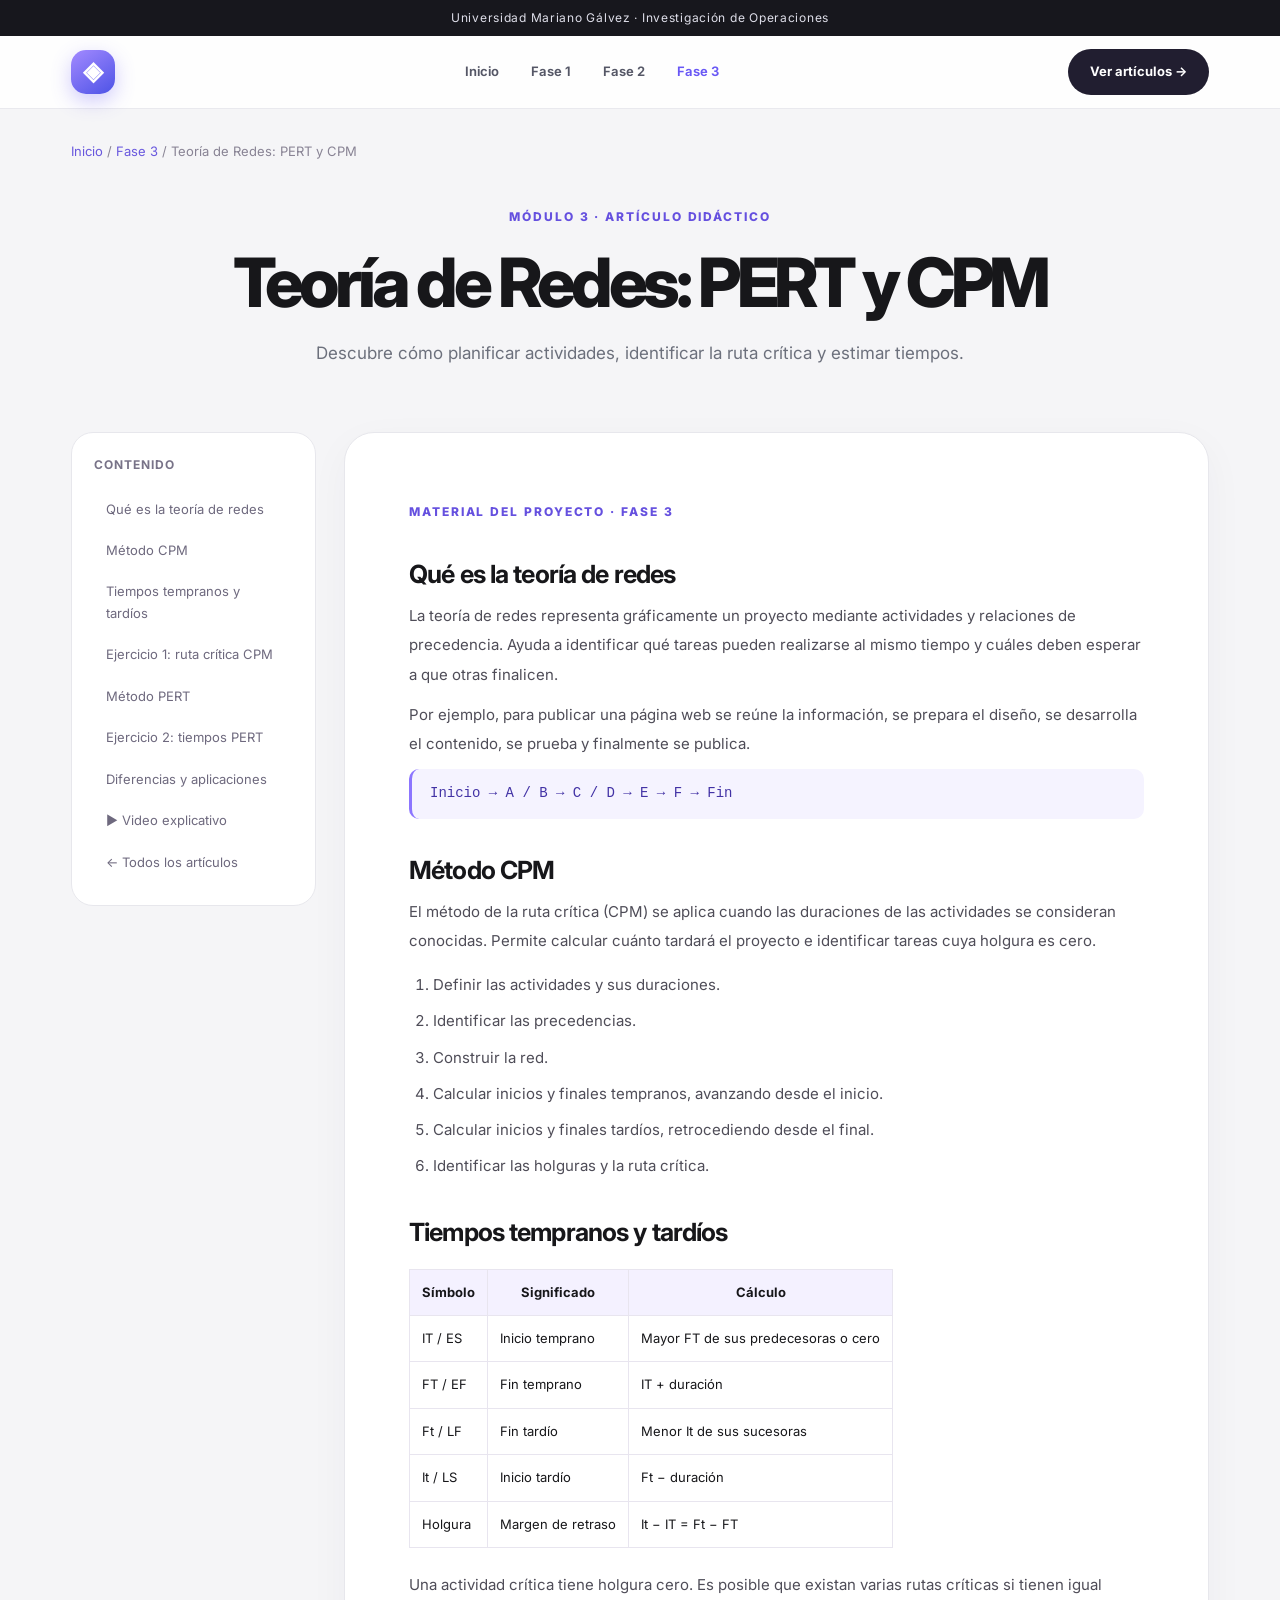
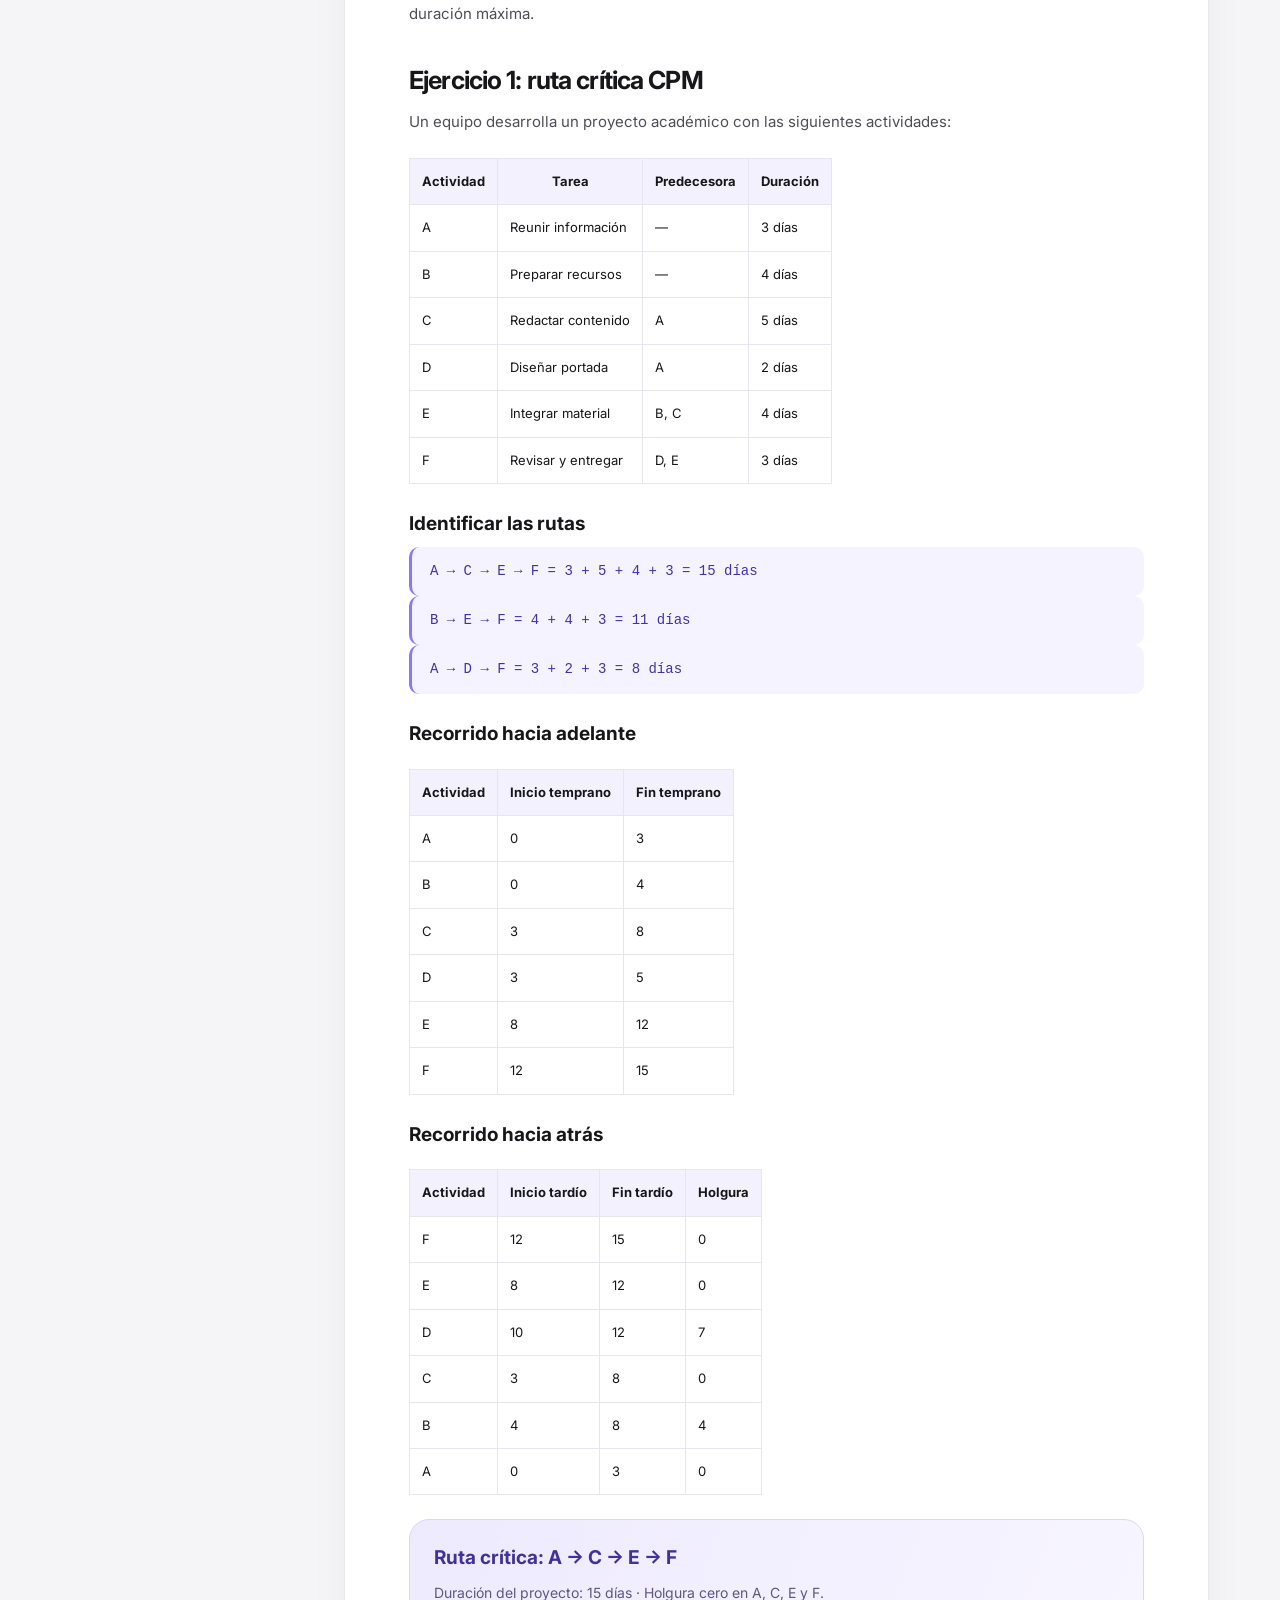
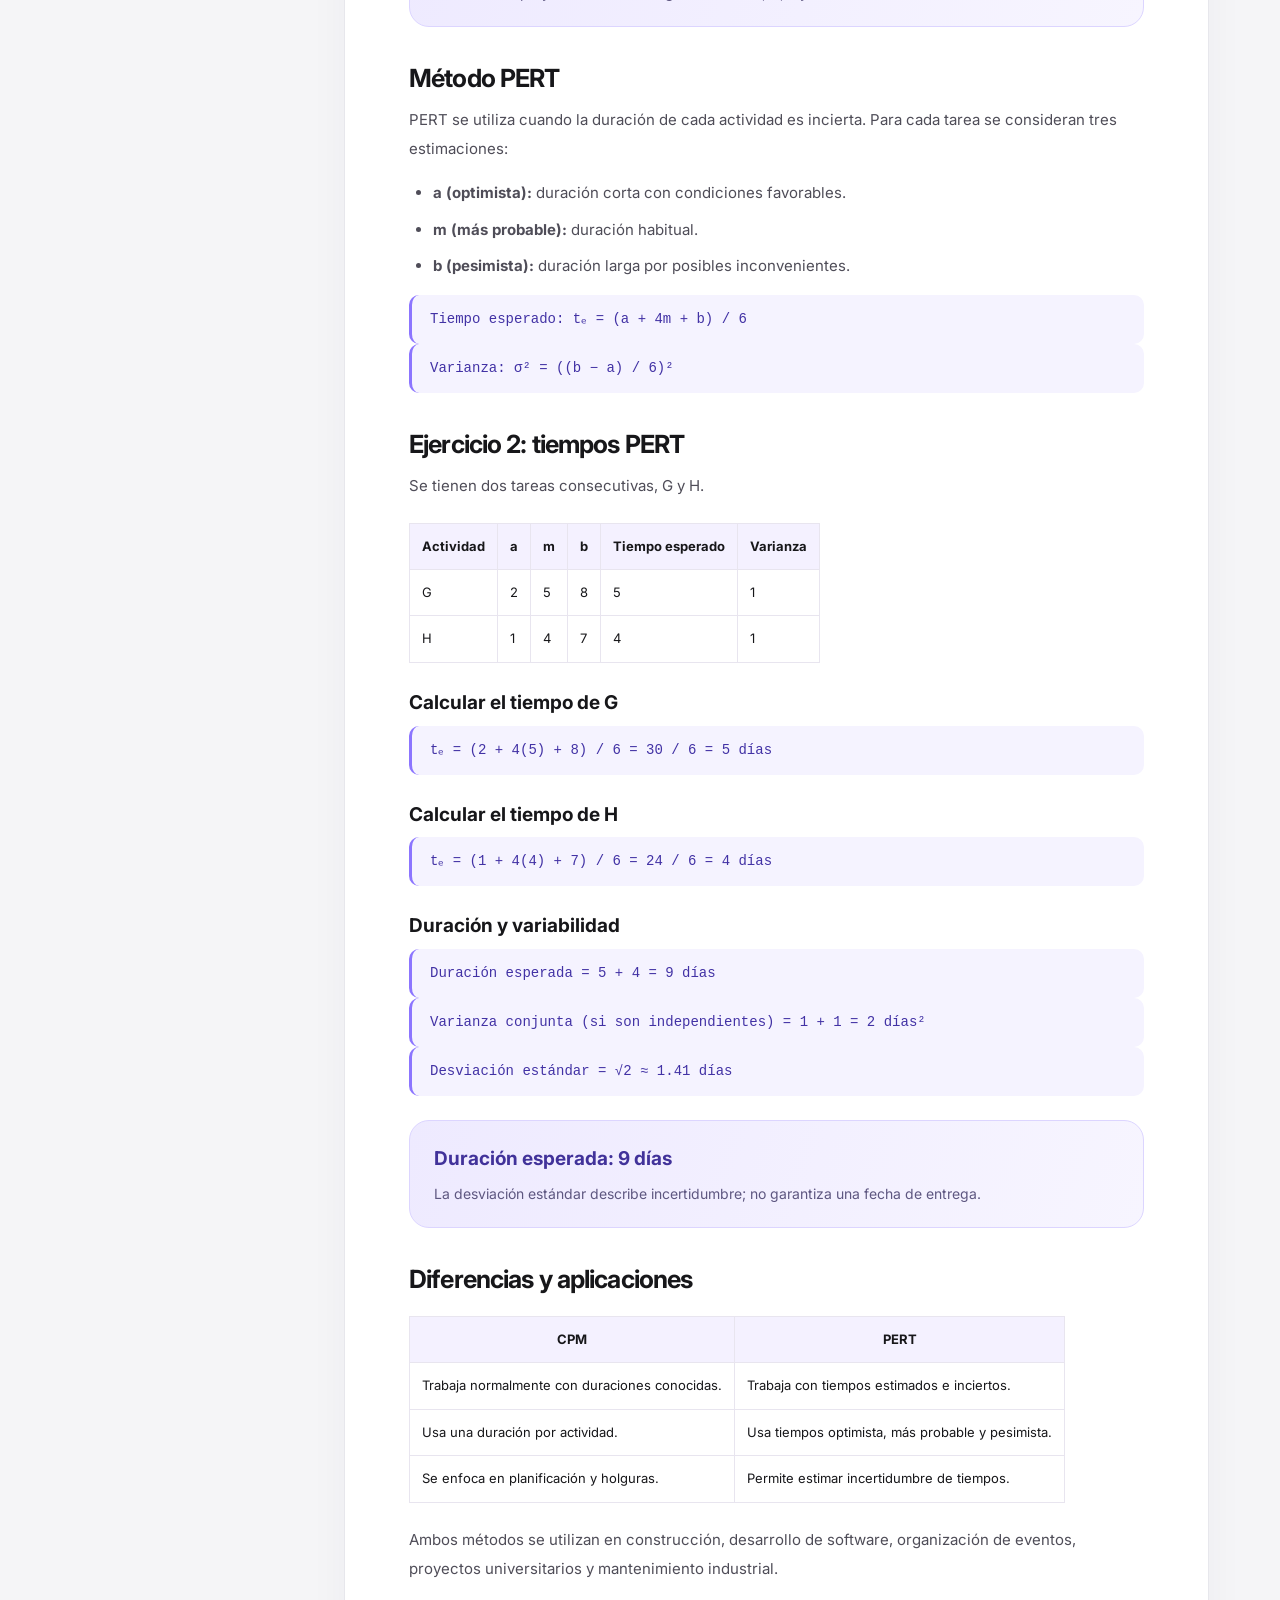
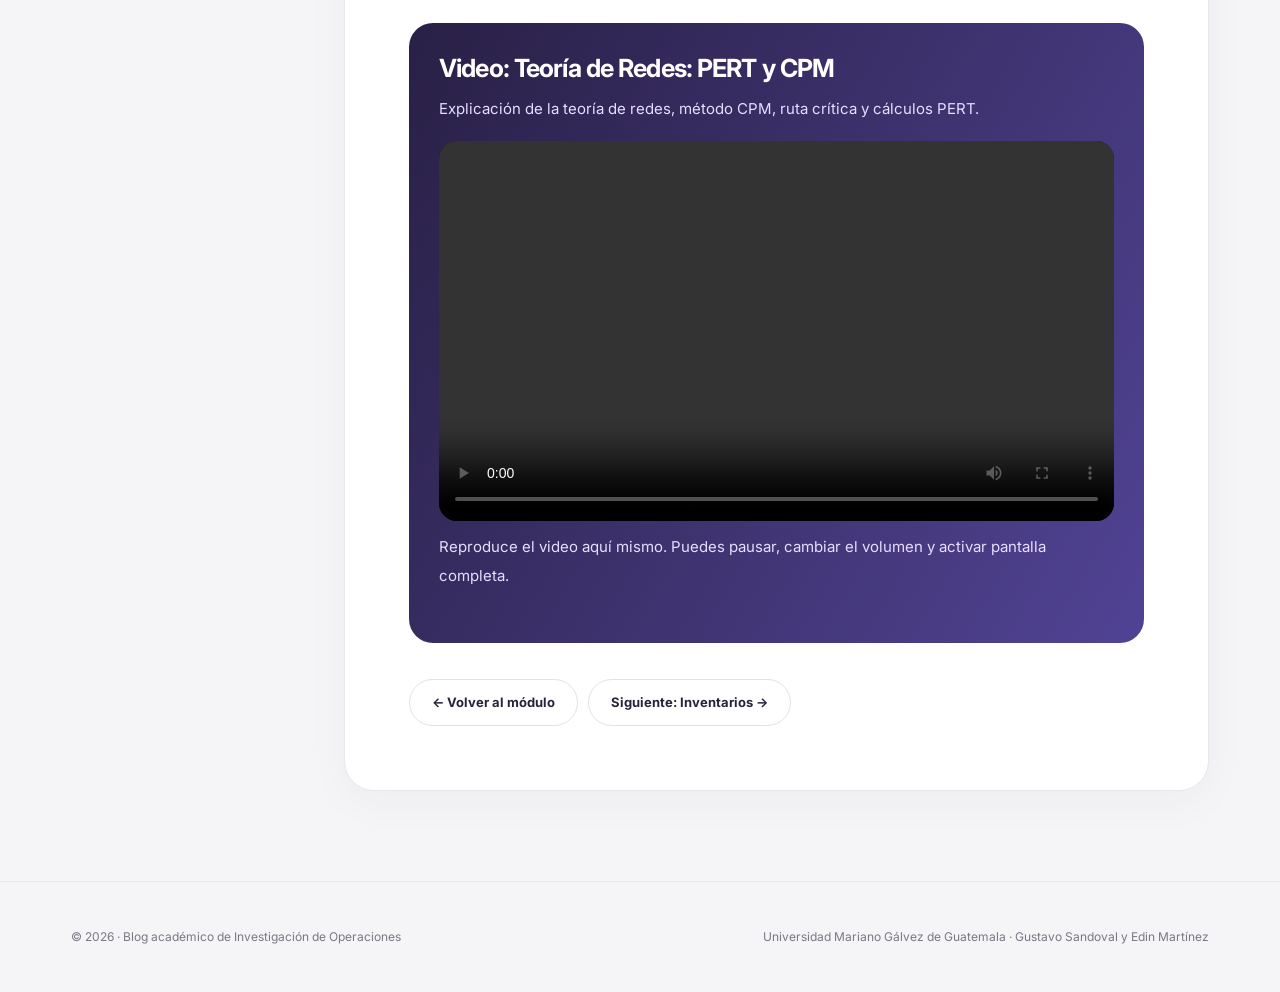
<file: redes.html>
<!DOCTYPE html>

<html lang="es"><head><meta content="strict-origin-when-cross-origin" name="referrer"/><meta charset="utf-8"/><meta content="width=device-width,initial-scale=1" name="viewport"/><meta content="#f5f5f7" name="theme-color"/><meta content="Blog de Investigación de Operaciones, Universidad Mariano Gálvez" name="description"/><title>Teoría de Redes: PERT y CPM · Investigación de Operaciones</title><link href="styles.css" rel="stylesheet"/></head><body><div class="announcement">Universidad Mariano Gálvez · Investigación de Operaciones</div><header class="nav-shell"><nav class="nav container"><a aria-label="Ir al inicio" class="brand" href="index.html">◈</a><div class="links"><a href="index.html">Inicio</a><a href="fase1.html">Fase 1</a><a href="fase2.html">Fase 2</a><a class="active" href="fase3.html">Fase 3</a></div><a class="pill" href="fase3.html">Ver artículos →</a></nav></header><main class="container"><div class="breadcrumbs"><a href="index.html">Inicio</a> / <a href="fase3.html">Fase 3</a> / Teoría de Redes: PERT y CPM</div><section class="topic-hero"><span class="eyebrow">Módulo 3 · Artículo didáctico</span><h1 class="page-title">Teoría de Redes: PERT y CPM</h1><p class="intro">Descubre cómo planificar actividades, identificar la ruta crítica y estimar tiempos.</p></section><div class="detail"><aside class="aside"><h4>Contenido</h4><a href="#que-es-la-teoria-de-redes">Qué es la teoría de redes</a><a href="#metodo-cpm">Método CPM</a><a href="#tiempos-tempranos-y-tardios">Tiempos tempranos y tardíos</a><a href="#ejercicio-1:-ruta-critica-cpm">Ejercicio 1: ruta crítica CPM</a><a href="#metodo-pert">Método PERT</a><a href="#ejercicio-2:-tiempos-pert">Ejercicio 2: tiempos PERT</a><a href="#diferencias-y-aplicaciones">Diferencias y aplicaciones</a><a href="#video">▶ Video explicativo</a><a href="fase3.html">← Todos los artículos</a></aside><article class="article"><span class="eyebrow">Material del proyecto · Fase 3</span><section id="que-es-la-teoria-de-redes"><h2>Qué es la teoría de redes</h2><p>La teoría de redes representa gráficamente un proyecto mediante actividades y relaciones de precedencia. Ayuda a identificar qué tareas pueden realizarse al mismo tiempo y cuáles deben esperar a que otras finalicen.</p><p>Por ejemplo, para publicar una página web se reúne la información, se prepara el diseño, se desarrolla el contenido, se prueba y finalmente se publica.</p><div class="mathline">Inicio → A / B → C / D → E → F → Fin</div></section><section id="metodo-cpm"><h2>Método CPM</h2><p>El método de la ruta crítica (CPM) se aplica cuando las duraciones de las actividades se consideran conocidas. Permite calcular cuánto tardará el proyecto e identificar tareas cuya holgura es cero.</p><ol><li>Definir las actividades y sus duraciones.</li><li>Identificar las precedencias.</li><li>Construir la red.</li><li>Calcular inicios y finales tempranos, avanzando desde el inicio.</li><li>Calcular inicios y finales tardíos, retrocediendo desde el final.</li><li>Identificar las holguras y la ruta crítica.</li></ol></section><section id="tiempos-tempranos-y-tardios"><h2>Tiempos tempranos y tardíos</h2><table><tr><th>Símbolo</th><th>Significado</th><th>Cálculo</th></tr><tr><td>IT / ES</td><td>Inicio temprano</td><td>Mayor FT de sus predecesoras o cero</td></tr><tr><td>FT / EF</td><td>Fin temprano</td><td>IT + duración</td></tr><tr><td>Ft / LF</td><td>Fin tardío</td><td>Menor It de sus sucesoras</td></tr><tr><td>It / LS</td><td>Inicio tardío</td><td>Ft − duración</td></tr><tr><td>Holgura</td><td>Margen de retraso</td><td>It − IT = Ft − FT</td></tr></table><p>Una actividad crítica tiene holgura cero. Es posible que existan varias rutas críticas si tienen igual duración máxima.</p></section><section id="ejercicio-1:-ruta-critica-cpm"><h2>Ejercicio 1: ruta crítica CPM</h2><p>Un equipo desarrolla un proyecto académico con las siguientes actividades:</p><table><tr><th>Actividad</th><th>Tarea</th><th>Predecesora</th><th>Duración</th></tr><tr><td>A</td><td>Reunir información</td><td>—</td><td>3 días</td></tr><tr><td>B</td><td>Preparar recursos</td><td>—</td><td>4 días</td></tr><tr><td>C</td><td>Redactar contenido</td><td>A</td><td>5 días</td></tr><tr><td>D</td><td>Diseñar portada</td><td>A</td><td>2 días</td></tr><tr><td>E</td><td>Integrar material</td><td>B, C</td><td>4 días</td></tr><tr><td>F</td><td>Revisar y entregar</td><td>D, E</td><td>3 días</td></tr></table><h3>Identificar las rutas</h3><div class="mathline">A → C → E → F = 3 + 5 + 4 + 3 = 15 días</div><div class="mathline">B → E → F = 4 + 4 + 3 = 11 días</div><div class="mathline">A → D → F = 3 + 2 + 3 = 8 días</div><h3>Recorrido hacia adelante</h3><table><tr><th>Actividad</th><th>Inicio temprano</th><th>Fin temprano</th></tr><tr><td>A</td><td>0</td><td>3</td></tr><tr><td>B</td><td>0</td><td>4</td></tr><tr><td>C</td><td>3</td><td>8</td></tr><tr><td>D</td><td>3</td><td>5</td></tr><tr><td>E</td><td>8</td><td>12</td></tr><tr><td>F</td><td>12</td><td>15</td></tr></table><h3>Recorrido hacia atrás</h3><table><tr><th>Actividad</th><th>Inicio tardío</th><th>Fin tardío</th><th>Holgura</th></tr><tr><td>F</td><td>12</td><td>15</td><td>0</td></tr><tr><td>E</td><td>8</td><td>12</td><td>0</td></tr><tr><td>D</td><td>10</td><td>12</td><td>7</td></tr><tr><td>C</td><td>3</td><td>8</td><td>0</td></tr><tr><td>B</td><td>4</td><td>8</td><td>4</td></tr><tr><td>A</td><td>0</td><td>3</td><td>0</td></tr></table><div class="result-box"><strong>Ruta crítica: A → C → E → F</strong><span>Duración del proyecto: 15 días · Holgura cero en A, C, E y F.</span></div></section><section id="metodo-pert"><h2>Método PERT</h2><p>PERT se utiliza cuando la duración de cada actividad es incierta. Para cada tarea se consideran tres estimaciones:</p><ul><li><strong>a (optimista):</strong> duración corta con condiciones favorables.</li><li><strong>m (más probable):</strong> duración habitual.</li><li><strong>b (pesimista):</strong> duración larga por posibles inconvenientes.</li></ul><div class="mathline">Tiempo esperado: tₑ = (a + 4m + b) / 6</div><div class="mathline">Varianza: σ² = ((b − a) / 6)²</div></section><section id="ejercicio-2:-tiempos-pert"><h2>Ejercicio 2: tiempos PERT</h2><p>Se tienen dos tareas consecutivas, G y H.</p><table><tr><th>Actividad</th><th>a</th><th>m</th><th>b</th><th>Tiempo esperado</th><th>Varianza</th></tr><tr><td>G</td><td>2</td><td>5</td><td>8</td><td>5</td><td>1</td></tr><tr><td>H</td><td>1</td><td>4</td><td>7</td><td>4</td><td>1</td></tr></table><h3>Calcular el tiempo de G</h3><div class="mathline">tₑ = (2 + 4(5) + 8) / 6 = 30 / 6 = 5 días</div><h3>Calcular el tiempo de H</h3><div class="mathline">tₑ = (1 + 4(4) + 7) / 6 = 24 / 6 = 4 días</div><h3>Duración y variabilidad</h3><div class="mathline">Duración esperada = 5 + 4 = 9 días</div><div class="mathline">Varianza conjunta (si son independientes) = 1 + 1 = 2 días²</div><div class="mathline">Desviación estándar = √2 ≈ 1.41 días</div><div class="result-box"><strong>Duración esperada: 9 días</strong><span>La desviación estándar describe incertidumbre; no garantiza una fecha de entrega.</span></div></section><section id="diferencias-y-aplicaciones"><h2>Diferencias y aplicaciones</h2><table><tr><th>CPM</th><th>PERT</th></tr><tr><td>Trabaja normalmente con duraciones conocidas.</td><td>Trabaja con tiempos estimados e inciertos.</td></tr><tr><td>Usa una duración por actividad.</td><td>Usa tiempos optimista, más probable y pesimista.</td></tr><tr><td>Se enfoca en planificación y holguras.</td><td>Permite estimar incertidumbre de tiempos.</td></tr></table><p>Ambos métodos se utilizan en construcción, desarrollo de software, organización de eventos, proyectos universitarios y mantenimiento industrial.</p></section><section class="video-box" id="video"><h2>Video: Teoría de Redes: PERT y CPM</h2><p>Explicación de la teoría de redes, método CPM, ruta crítica y cálculos PERT.</p><div class="video-player-hybrid" data-local-video="videos/redes.mp4"><video aria-label="Video educativo integrado" class="hybrid-local-video" controls="" height="720" playsinline="" preload="metadata" width="1280"><source src="videos/redes.mp4" type="video/mp4"/>Tu navegador no puede reproducir este video. Prueba con una versión reciente de Chrome o Edge.</video><p class="video-direct-note">Reproduce el video aquí mismo. Puedes pausar, cambiar el volumen y activar pantalla completa.</p></div></section><div class="article-actions"><a class="button secondary" href="fase3.html">← Volver al módulo</a><a class="button secondary" href="inventarios.html">Siguiente: Inventarios →</a></div></article></div></main><footer><div class="container footer-in"><span>© 2026 · Blog académico de Investigación de Operaciones</span><span>Universidad Mariano Gálvez de Guatemala · Gustavo Sandoval y Edin Martínez</span></div></footer></body></html>
</file>
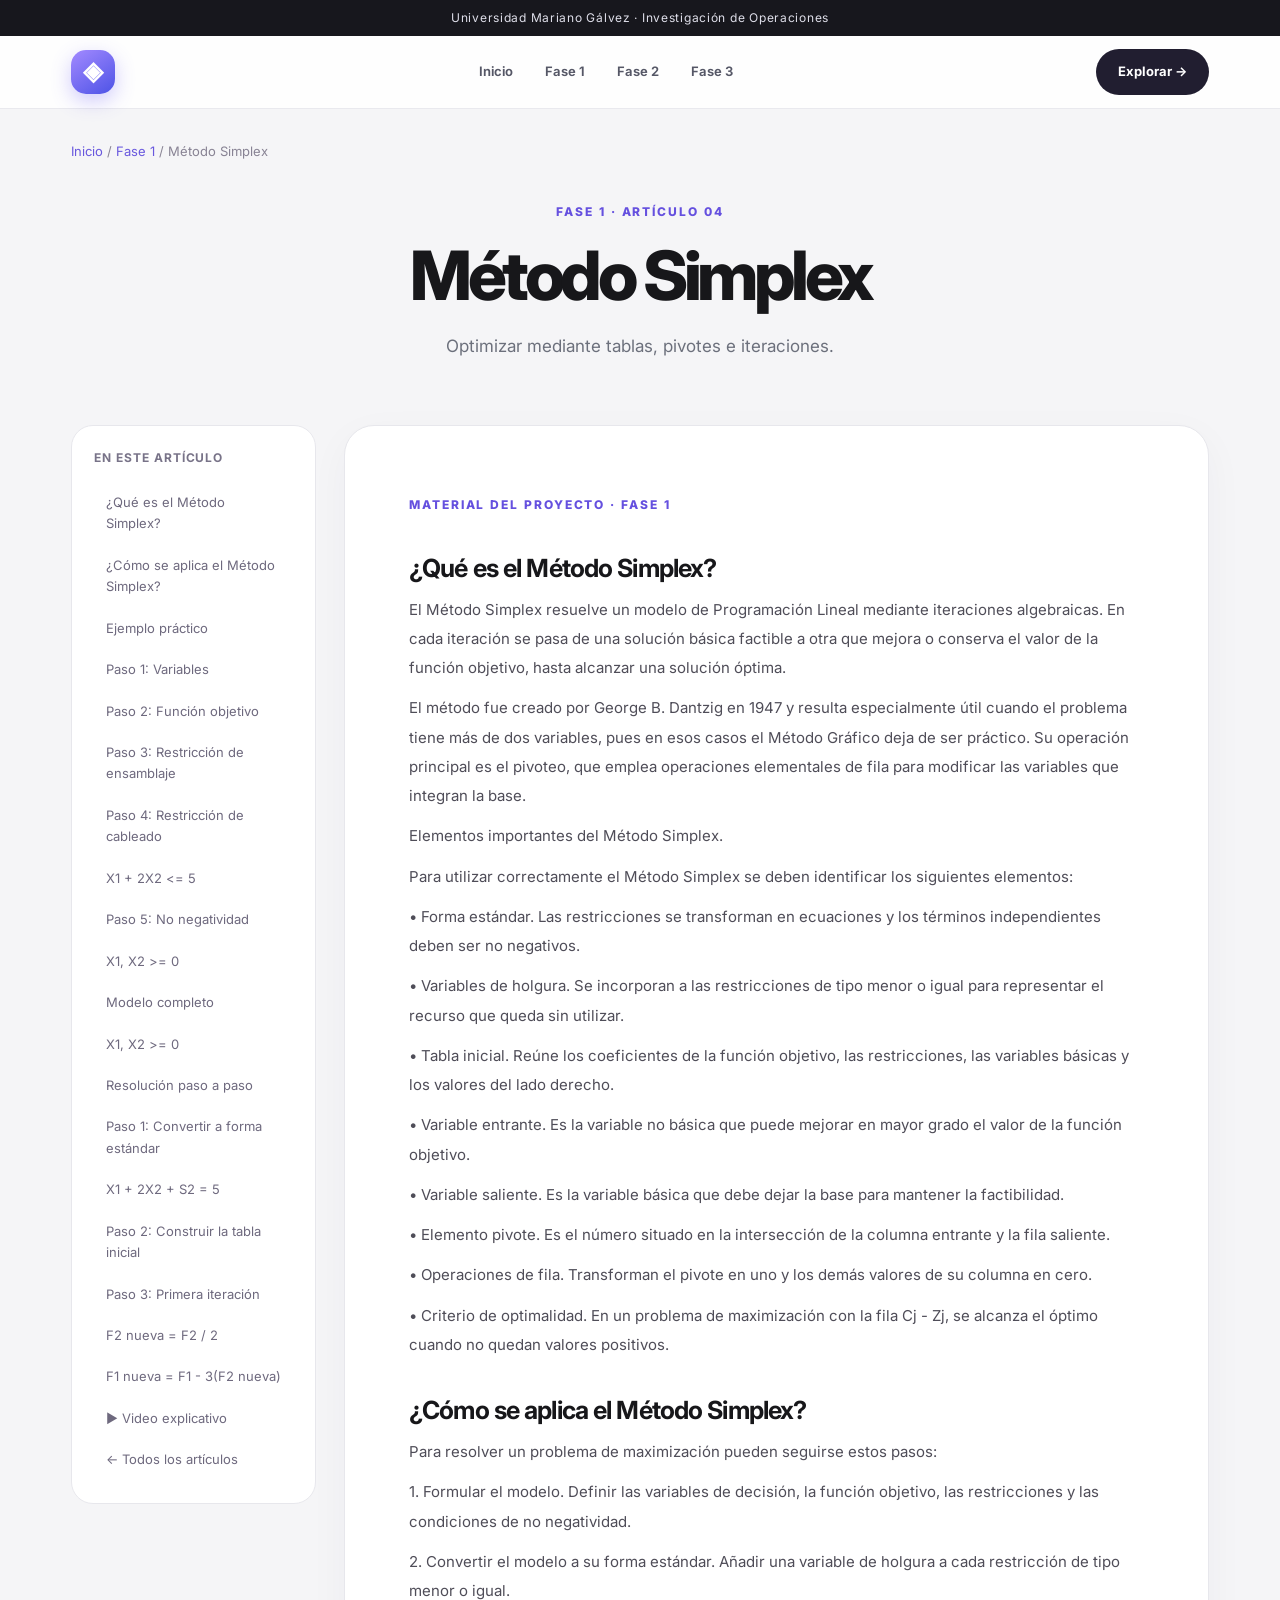
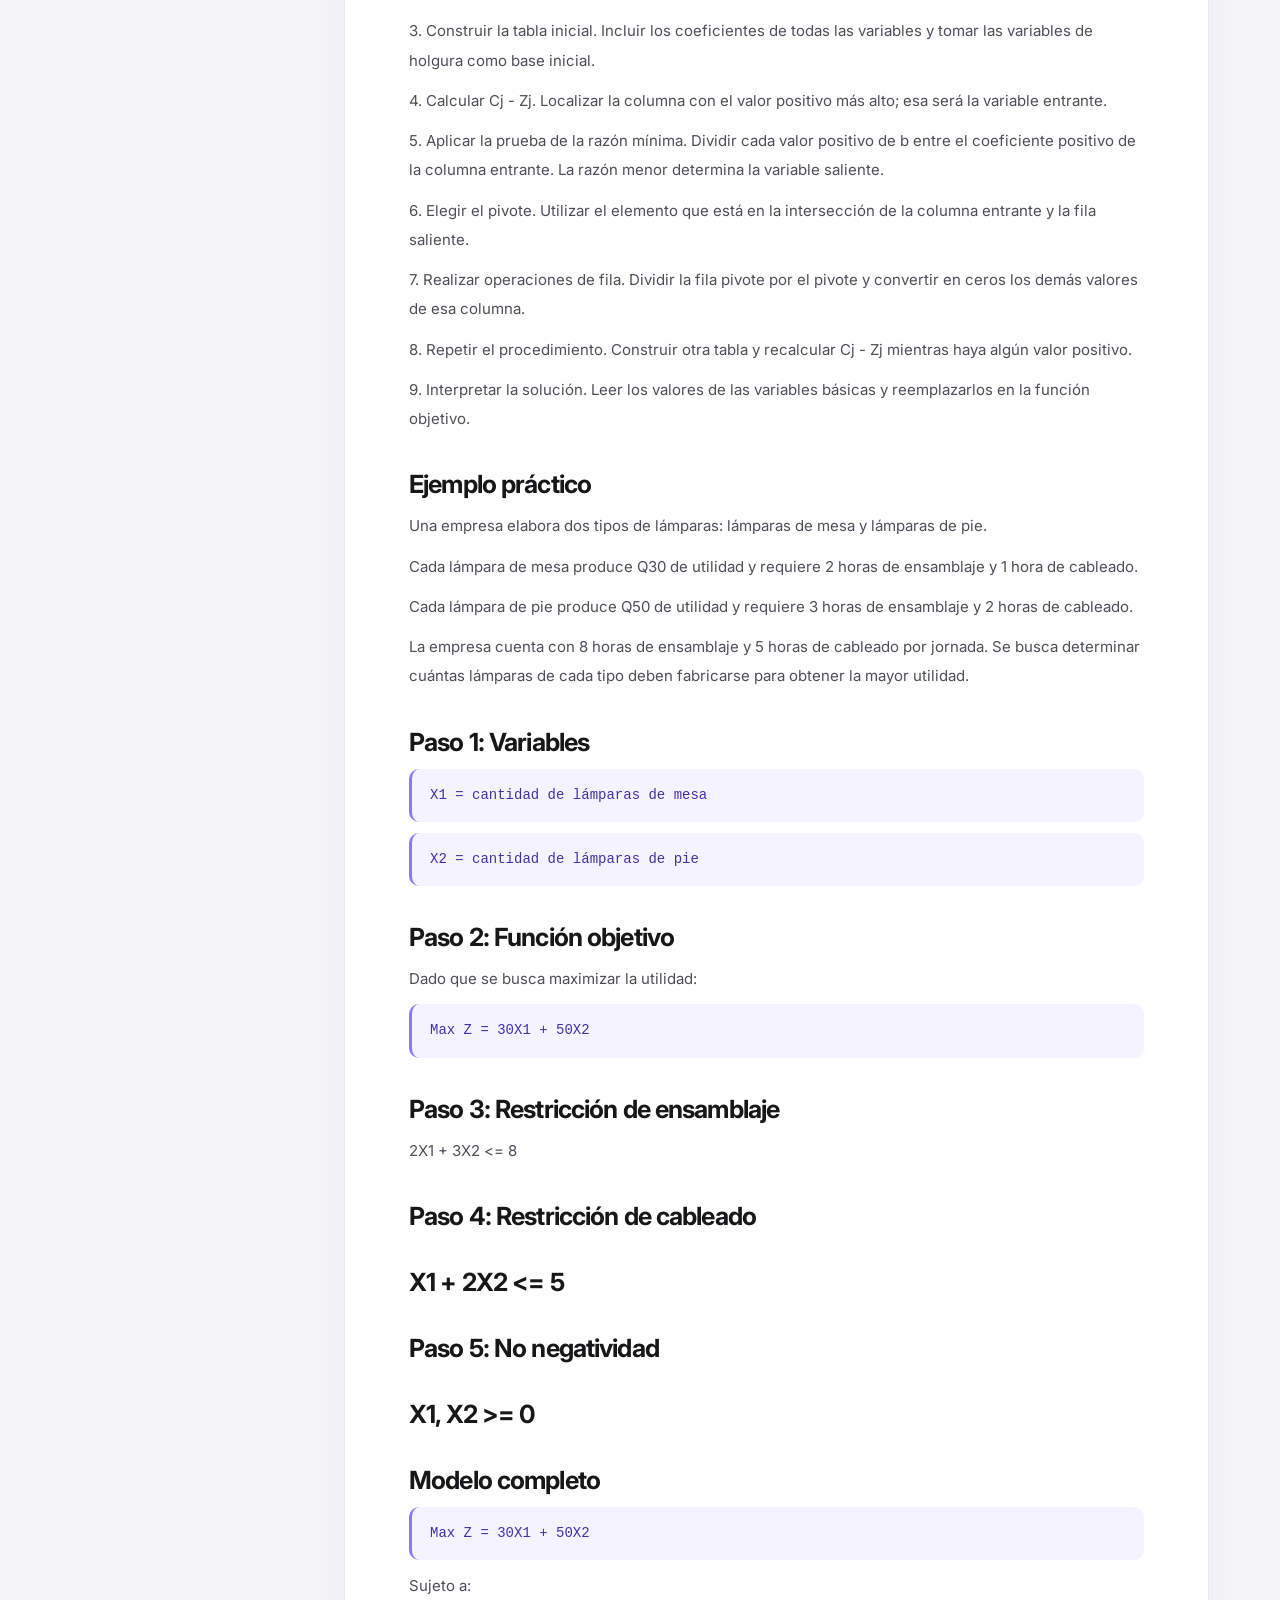
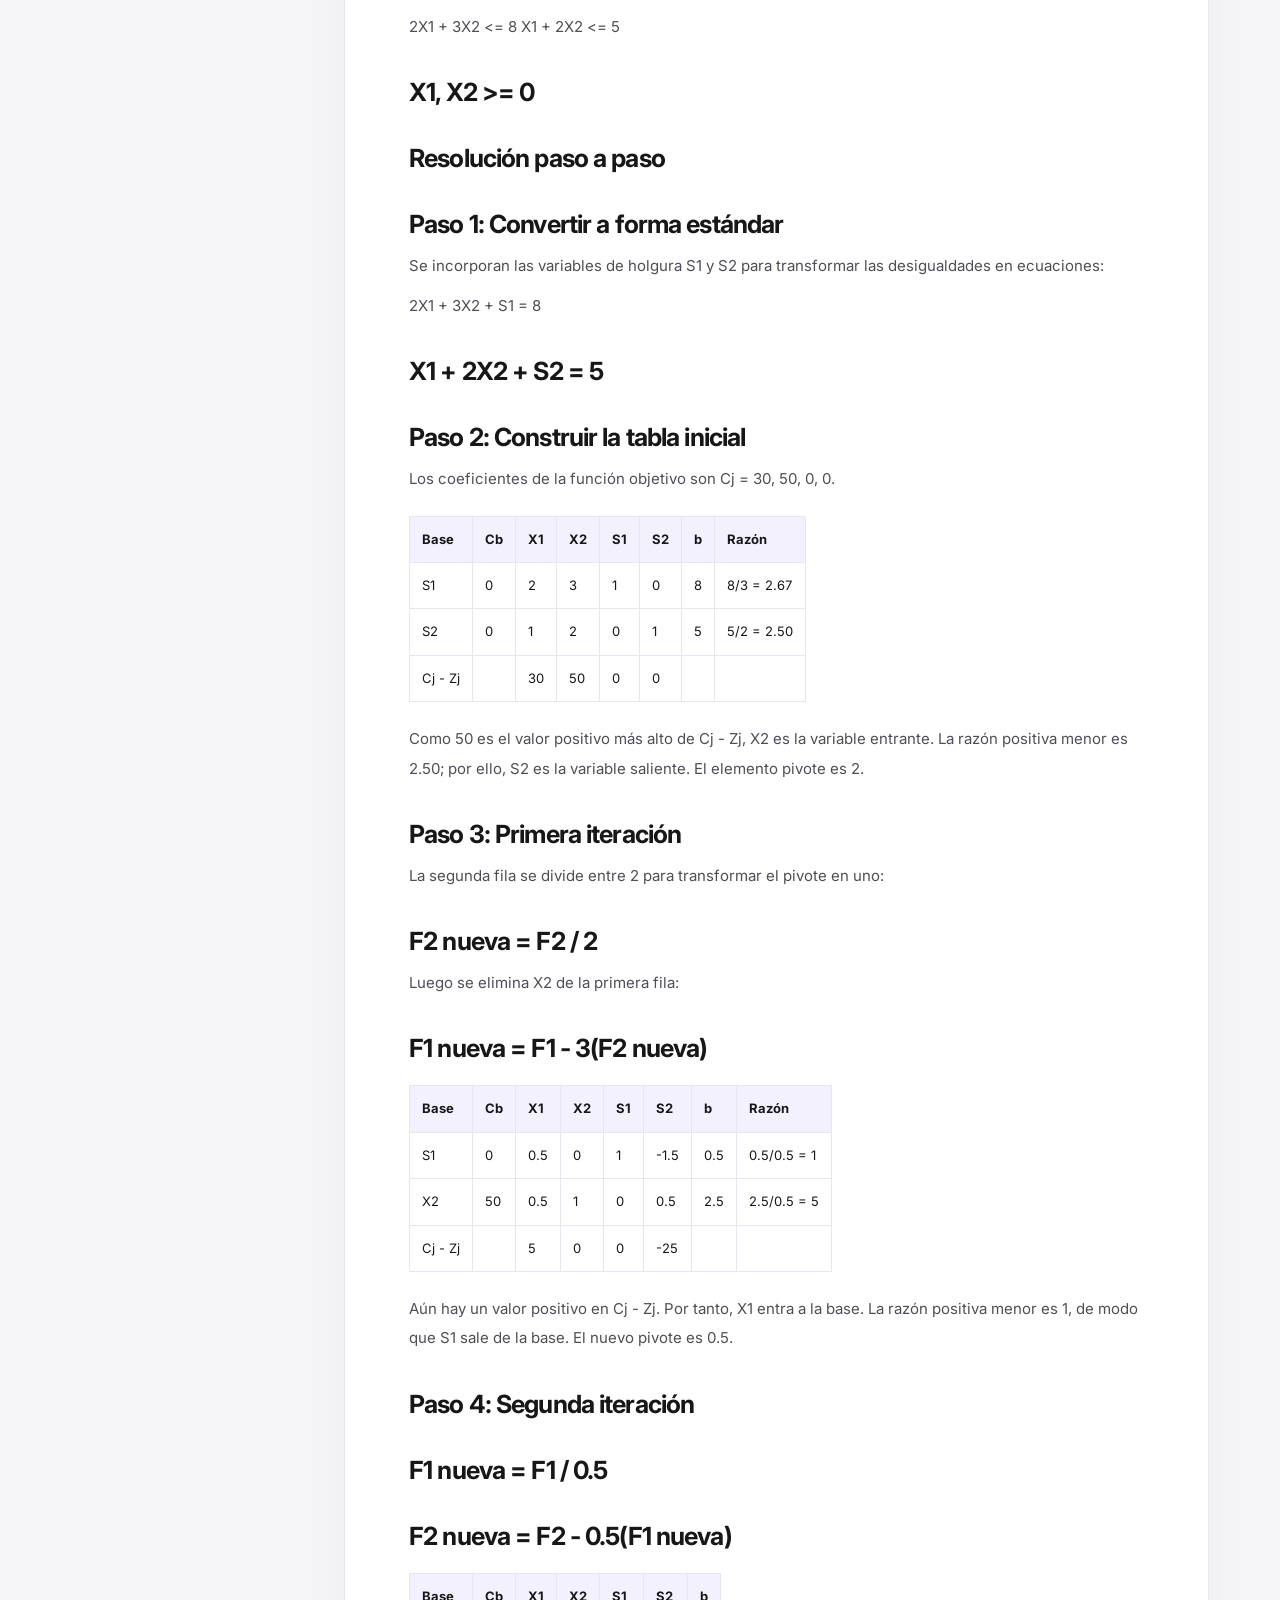
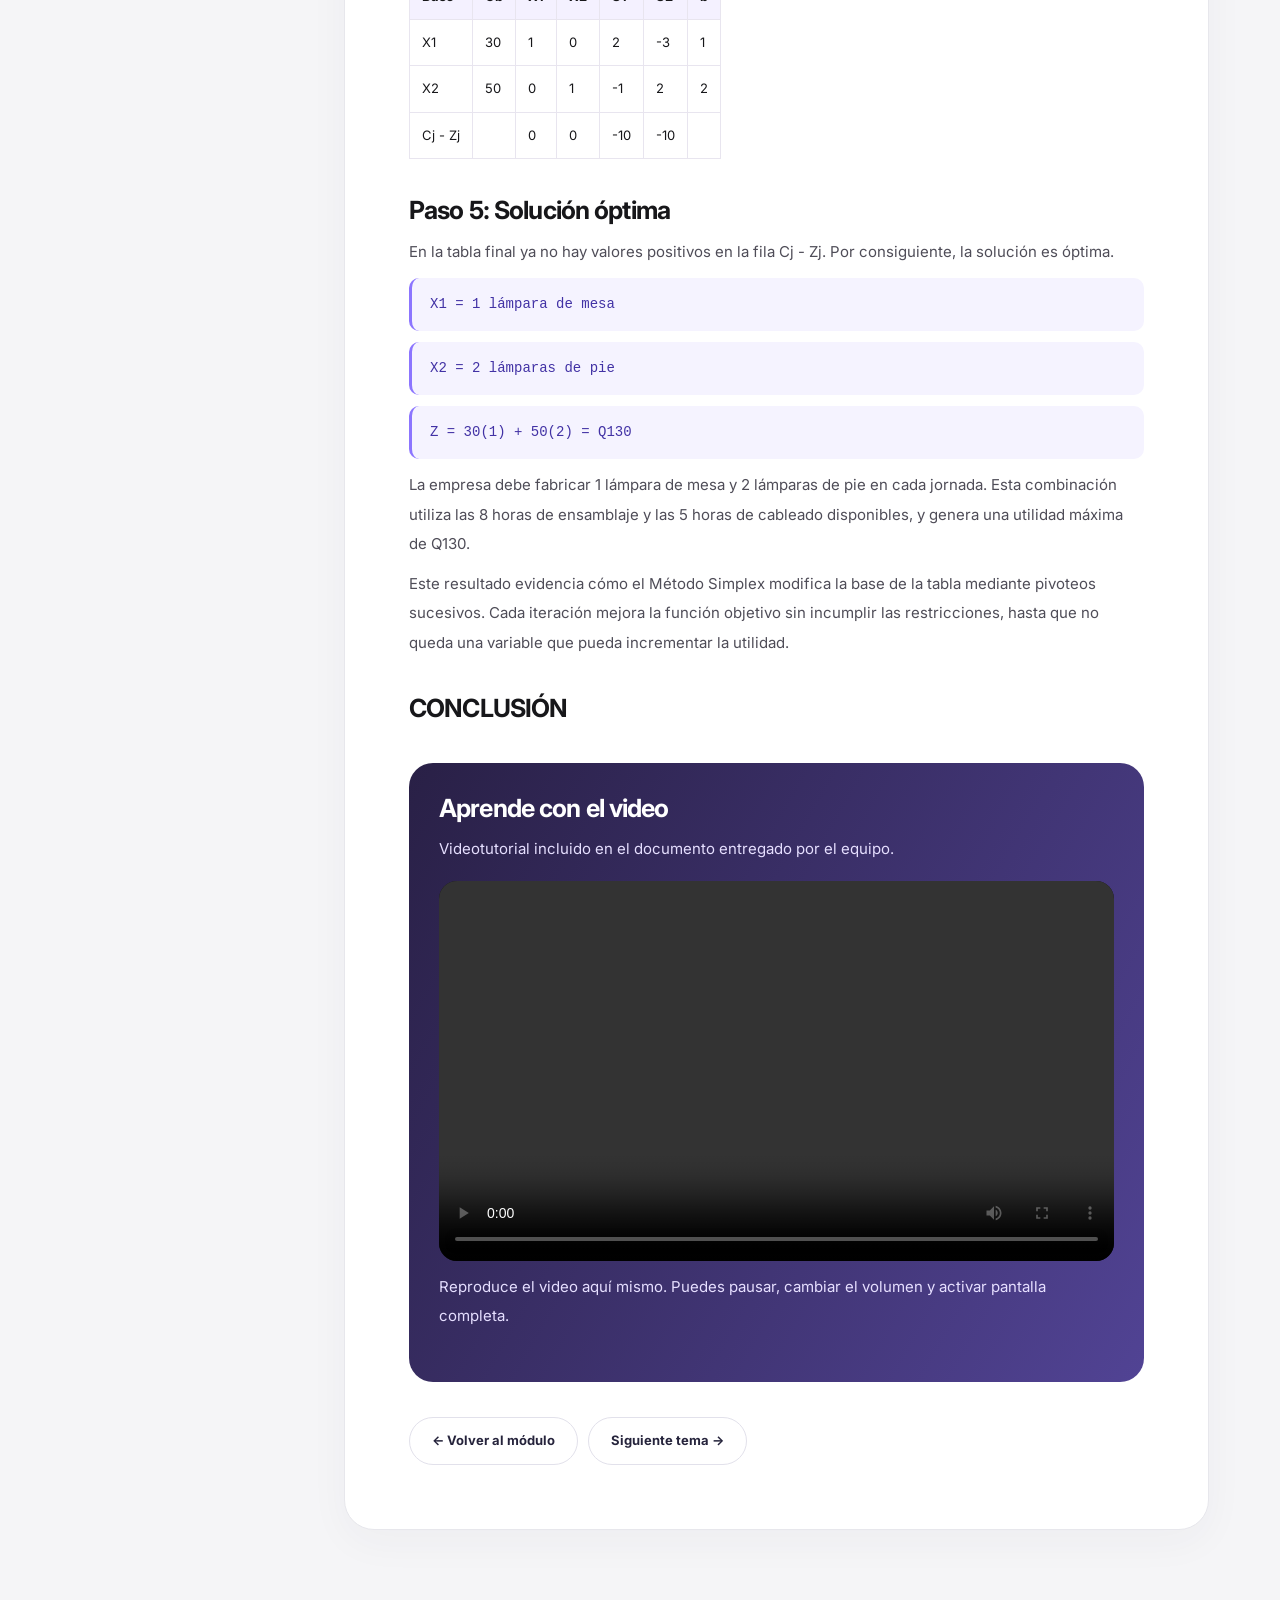
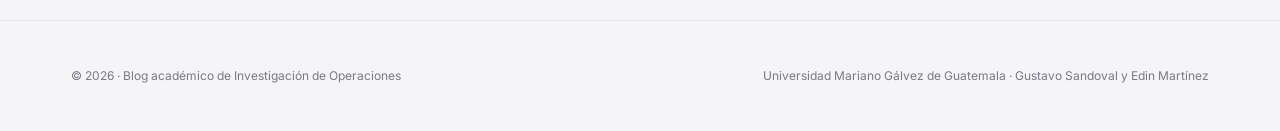
<file: simplex.html>
<!DOCTYPE html>

<html lang="es"><head><meta content="strict-origin-when-cross-origin" name="referrer"/><meta charset="utf-8"/><meta content="width=device-width,initial-scale=1" name="viewport"/><meta content="#f5f5f7" name="theme-color"/><meta content="Blog académico de Investigación de Operaciones" name="description"/><title>Método Simplex · Investigación de Operaciones</title><link href="styles.css" rel="stylesheet"/></head><body><div class="announcement">Universidad Mariano Gálvez · Investigación de Operaciones</div><header class="nav-shell"><nav class="nav container"><a aria-label="Ir al inicio" class="brand" href="index.html">◈</a><div class="links"><a href="index.html">Inicio</a><a href="fase1.html">Fase 1</a><a href="fase2.html">Fase 2</a><a href="fase3.html">Fase 3</a></div><a class="pill" href="index.html#explorar">Explorar →</a></nav></header><main class="container"><div class="breadcrumbs"><a href="index.html">Inicio</a> / <a href="fase1.html">Fase 1</a> / Método Simplex</div><section class="topic-hero"><div class="eyebrow">Fase 1 · Artículo 04</div><h1 class="page-title">Método Simplex</h1><p class="intro">Optimizar mediante tablas, pivotes e iteraciones.</p></section><div class="detail"><aside class="aside"><h4>En este artículo</h4><a href="#seccion-1">¿Qué es el Método Simplex?</a><a href="#seccion-2">¿Cómo se aplica el Método Simplex?</a><a href="#seccion-3">Ejemplo práctico</a><a href="#seccion-4">Paso 1: Variables</a><a href="#seccion-5">Paso 2: Función objetivo</a><a href="#seccion-6">Paso 3: Restricción de ensamblaje</a><a href="#seccion-7">Paso 4: Restricción de cableado</a><a href="#seccion-8">X1 + 2X2 &lt;= 5</a><a href="#seccion-9">Paso 5: No negatividad</a><a href="#seccion-10">X1, X2 &gt;= 0</a><a href="#seccion-11">Modelo completo</a><a href="#seccion-12">X1, X2 &gt;= 0</a><a href="#seccion-13">Resolución paso a paso</a><a href="#seccion-14">Paso 1: Convertir a forma estándar</a><a href="#seccion-15">X1 + 2X2 + S2 = 5</a><a href="#seccion-16">Paso 2: Construir la tabla inicial</a><a href="#seccion-17">Paso 3: Primera iteración</a><a href="#seccion-18">F2 nueva = F2 / 2</a><a href="#seccion-19">F1 nueva = F1 - 3(F2 nueva)</a><a href="#video">▶ Video explicativo</a><a href="fase1.html">← Todos los artículos</a></aside><article class="article"><span class="eyebrow">Material del proyecto · Fase 1</span><h2 id="seccion-1">¿Qué es el Método Simplex?</h2><p>El Método Simplex resuelve un modelo de Programación Lineal mediante iteraciones algebraicas. En cada iteración se pasa de una solución básica factible a otra que mejora o conserva el valor de la función objetivo, hasta alcanzar una solución óptima.</p><p>El método fue creado por George B. Dantzig en 1947 y resulta especialmente útil cuando el problema tiene más de dos variables, pues en esos casos el Método Gráfico deja de ser práctico. Su operación principal es el pivoteo, que emplea operaciones elementales de fila para modificar las variables que integran la base.</p><p>Elementos importantes del Método Simplex.</p><p>Para utilizar correctamente el Método Simplex se deben identificar los siguientes elementos:</p><p>•  	Forma estándar. Las restricciones se transforman en ecuaciones y los términos independientes deben ser no negativos.</p><p>•  	Variables de holgura. Se incorporan a las restricciones de tipo menor o igual para representar el recurso que queda sin utilizar.</p><p>•  	Tabla inicial. Reúne los coeficientes de la función objetivo, las restricciones, las variables básicas y los valores del lado derecho.</p><p>•  	Variable entrante. Es la variable no básica que puede mejorar en mayor grado el valor de la función objetivo.</p><p>•  	Variable saliente. Es la variable básica que debe dejar la base para mantener la factibilidad.</p><p>•  	Elemento pivote. Es el número situado en la intersección de la columna entrante y la fila saliente.</p><p>•  	Operaciones de fila. Transforman el pivote en uno y los demás valores de su columna en cero.</p><p>•  	Criterio de optimalidad. En un problema de maximización con la fila Cj - Zj, se alcanza el óptimo cuando no quedan valores positivos.</p><h2 id="seccion-2">¿Cómo se aplica el Método Simplex?</h2><p>Para resolver un problema de maximización pueden seguirse estos pasos:</p><p>1.	Formular el modelo. Definir las variables de decisión, la función objetivo, las restricciones y las condiciones de no negatividad.</p><p>2.	Convertir el modelo a su forma estándar. Añadir una variable de holgura a cada restricción de tipo menor o igual.</p><p>3.	Construir la tabla inicial. Incluir los coeficientes de todas las variables y tomar las variables de holgura como base inicial.</p><p>4.	Calcular Cj - Zj. Localizar la columna con el valor positivo más alto; esa será la variable entrante.</p><p>5.	Aplicar la prueba de la razón mínima. Dividir cada valor positivo de b entre el coeficiente positivo de la columna entrante. La razón menor determina la variable saliente.</p><p>6.	Elegir el pivote. Utilizar el elemento que está en la intersección de la columna entrante y la fila saliente.</p><p>7.	Realizar operaciones de fila. Dividir la fila pivote por el pivote y convertir en ceros los demás valores de esa columna.</p><p>8.	Repetir el procedimiento. Construir otra tabla y recalcular Cj - Zj mientras haya algún valor positivo.</p><p>9.	Interpretar la solución. Leer los valores de las variables básicas y reemplazarlos en la función objetivo.</p><h2 id="seccion-3">Ejemplo práctico</h2><p>Una empresa elabora dos tipos de lámparas: lámparas de mesa y lámparas de pie.</p><p>Cada lámpara de mesa produce Q30 de utilidad y requiere 2 horas de ensamblaje y 1 hora de cableado.</p><p>Cada lámpara de pie produce Q50 de utilidad y requiere 3 horas de ensamblaje y 2 horas de cableado.</p><p>La empresa cuenta con 8 horas de ensamblaje y 5 horas de cableado por jornada. Se busca determinar cuántas lámparas de cada tipo deben fabricarse para obtener la mayor utilidad.</p><h2 id="seccion-4">Paso 1: Variables</h2><p class="mathline">X1 = cantidad de lámparas de mesa</p><p class="mathline">X2 = cantidad de lámparas de pie</p><h2 id="seccion-5">Paso 2: Función objetivo</h2><p>Dado que se busca maximizar la utilidad:</p><p class="mathline">Max Z = 30X1 + 50X2</p><h2 id="seccion-6">Paso 3: Restricción de ensamblaje</h2><p>2X1 + 3X2 &lt;= 8</p><h2 id="seccion-7">Paso 4: Restricción de cableado</h2><h2 id="seccion-8">X1 + 2X2 &lt;= 5</h2><h2 id="seccion-9">Paso 5: No negatividad</h2><h2 id="seccion-10">X1, X2 &gt;= 0</h2><h2 id="seccion-11">Modelo completo</h2><p class="mathline">Max Z = 30X1 + 50X2</p><p>Sujeto a:</p><p>2X1 + 3X2 &lt;= 8 X1 + 2X2 &lt;= 5</p><h2 id="seccion-12">X1, X2 &gt;= 0</h2><h2 id="seccion-13">Resolución paso a paso</h2><h2 id="seccion-14">Paso 1: Convertir a forma estándar</h2><p>Se incorporan las variables de holgura S1 y S2 para transformar las desigualdades en ecuaciones:</p><p>2X1 + 3X2 + S1 = 8</p><h2 id="seccion-15">X1 + 2X2 + S2 = 5</h2><h2 id="seccion-16">Paso 2: Construir la tabla inicial</h2><p>Los coeficientes de la función objetivo son Cj = 30, 50, 0, 0.</p><table><tr><td>Base</td><td>Cb</td><td>X1</td><td>X2</td><td>S1</td><td>S2</td><td>b</td><td>Razón</td></tr><tr><td>S1</td><td>0</td><td>2</td><td>3</td><td>1</td><td>0</td><td>8</td><td>8/3 = 2.67</td></tr><tr><td>S2</td><td>0</td><td>1</td><td>2</td><td>0</td><td>1</td><td>5</td><td>5/2 = 2.50</td></tr><tr><td>Cj - Zj</td><td> </td><td>30</td><td>50</td><td>0</td><td>0</td><td> </td><td> </td></tr></table><p>Como 50 es el valor positivo más alto de Cj - Zj, X2 es la variable entrante. La razón positiva menor es 2.50; por ello, S2 es la variable saliente. El elemento pivote es 2.</p><h2 id="seccion-17">Paso 3: Primera iteración</h2><p>La segunda fila se divide entre 2 para transformar el pivote en uno:</p><h2 id="seccion-18">F2 nueva = F2 / 2</h2><p>Luego se elimina X2 de la primera fila:</p><h2 id="seccion-19">F1 nueva = F1 - 3(F2 nueva)</h2><table><tr><td>Base</td><td>Cb</td><td>X1</td><td>X2</td><td>S1</td><td>S2</td><td>b</td><td>Razón</td></tr><tr><td>S1</td><td>0</td><td>0.5</td><td>0</td><td>1</td><td>-1.5</td><td>0.5</td><td>0.5/0.5 = 1</td></tr><tr><td>X2</td><td>50</td><td>0.5</td><td>1</td><td>0</td><td>0.5</td><td>2.5</td><td>2.5/0.5 = 5</td></tr><tr><td>Cj - Zj</td><td> </td><td>5</td><td>0</td><td>0</td><td>-25</td><td> </td><td> </td></tr></table><p>Aún hay un valor positivo en Cj - Zj. Por tanto, X1 entra a la base. La razón positiva menor es 1, de modo que S1 sale de la base. El nuevo pivote es 0.5.</p><h2 id="seccion-20">Paso 4: Segunda iteración</h2><h2 id="seccion-21">F1 nueva = F1 / 0.5</h2><h2 id="seccion-22">F2 nueva = F2 - 0.5(F1 nueva)</h2><table><tr><td>Base</td><td>Cb</td><td>X1</td><td>X2</td><td>S1</td><td>S2</td><td>b</td></tr><tr><td>X1</td><td>30</td><td>1</td><td>0</td><td>2</td><td>-3</td><td>1</td></tr><tr><td>X2</td><td>50</td><td>0</td><td>1</td><td>-1</td><td>2</td><td>2</td></tr><tr><td>Cj - Zj</td><td> </td><td>0</td><td>0</td><td>-10</td><td>-10</td><td> </td></tr></table><h2 id="seccion-23">Paso 5: Solución óptima</h2><p>En la tabla final ya no hay valores positivos en la fila Cj - Zj. Por consiguiente, la solución es óptima.</p><p class="mathline">X1 = 1 lámpara de mesa</p><p class="mathline">X2 = 2 lámparas de pie</p><p class="mathline">Z = 30(1) + 50(2) = Q130</p><p>La empresa debe fabricar 1 lámpara de mesa y 2 lámparas de pie en cada jornada. Esta combinación utiliza las 8 horas de ensamblaje y las 5 horas de cableado disponibles, y genera una utilidad máxima de Q130.</p><p>Este resultado evidencia cómo el Método Simplex modifica la base de la tabla mediante pivoteos sucesivos. Cada iteración mejora la función objetivo sin incumplir las restricciones, hasta que no queda una variable que pueda incrementar la utilidad.</p><h2 id="seccion-24">CONCLUSIÓN</h2><section class="video-box" id="video"><h2>Aprende con el video</h2><p>Videotutorial incluido en el documento entregado por el equipo.</p><div class="video-player-hybrid" data-local-video="videos/simplex.mp4"><video aria-label="Video educativo integrado" class="hybrid-local-video" controls="" height="720" playsinline="" preload="metadata" width="1280"><source src="videos/simplex.mp4" type="video/mp4"/>Tu navegador no puede reproducir este video. Prueba con una versión reciente de Chrome o Edge.</video><p class="video-direct-note">Reproduce el video aquí mismo. Puedes pausar, cambiar el volumen y activar pantalla completa.</p></div></section><div style="display:flex;gap:10px;flex-wrap:wrap;margin-top:35px"><a class="button secondary" href="fase1.html">← Volver al módulo</a><a class="button secondary" href="dualidad.html">Siguiente tema →</a></div></article></div></main><footer><div class="container footer-in"><span>© 2026 · Blog académico de Investigación de Operaciones</span><span>Universidad Mariano Gálvez de Guatemala · Gustavo Sandoval y Edin Martínez</span></div></footer></body></html>
</file>
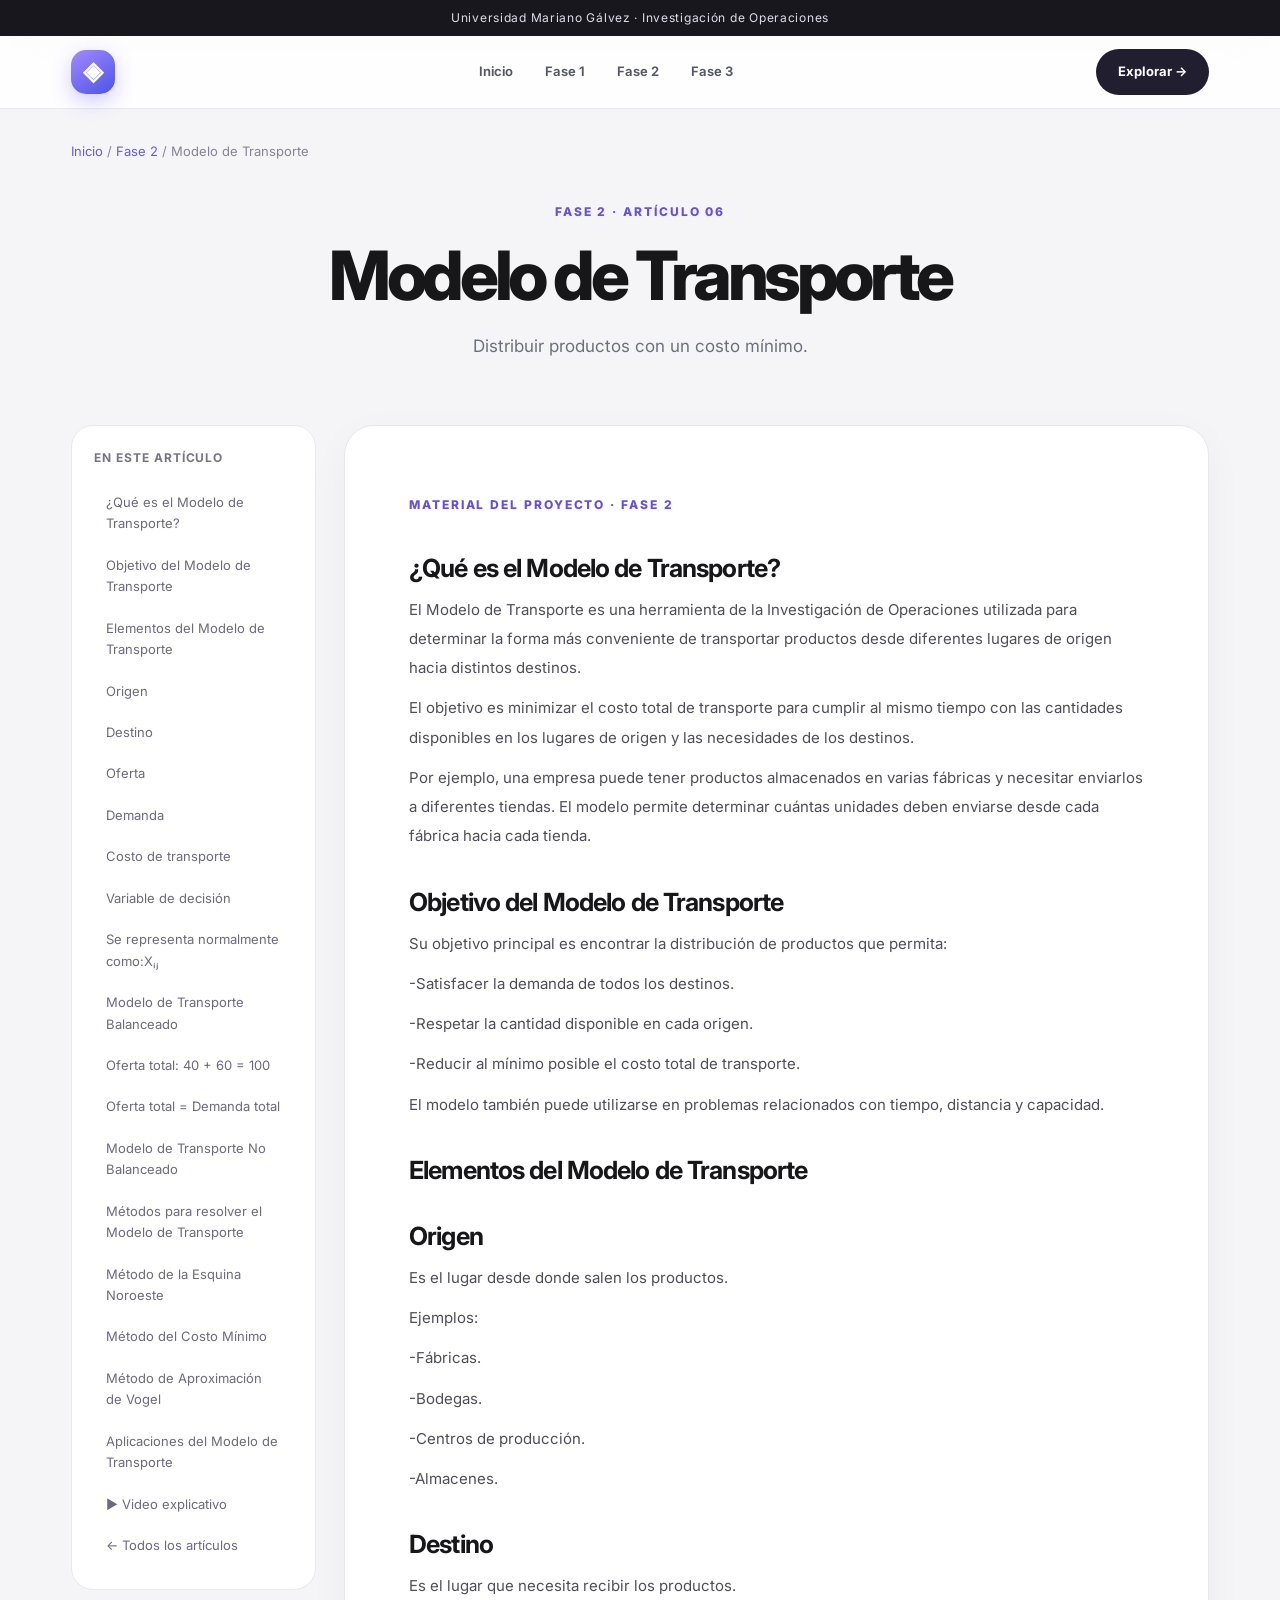
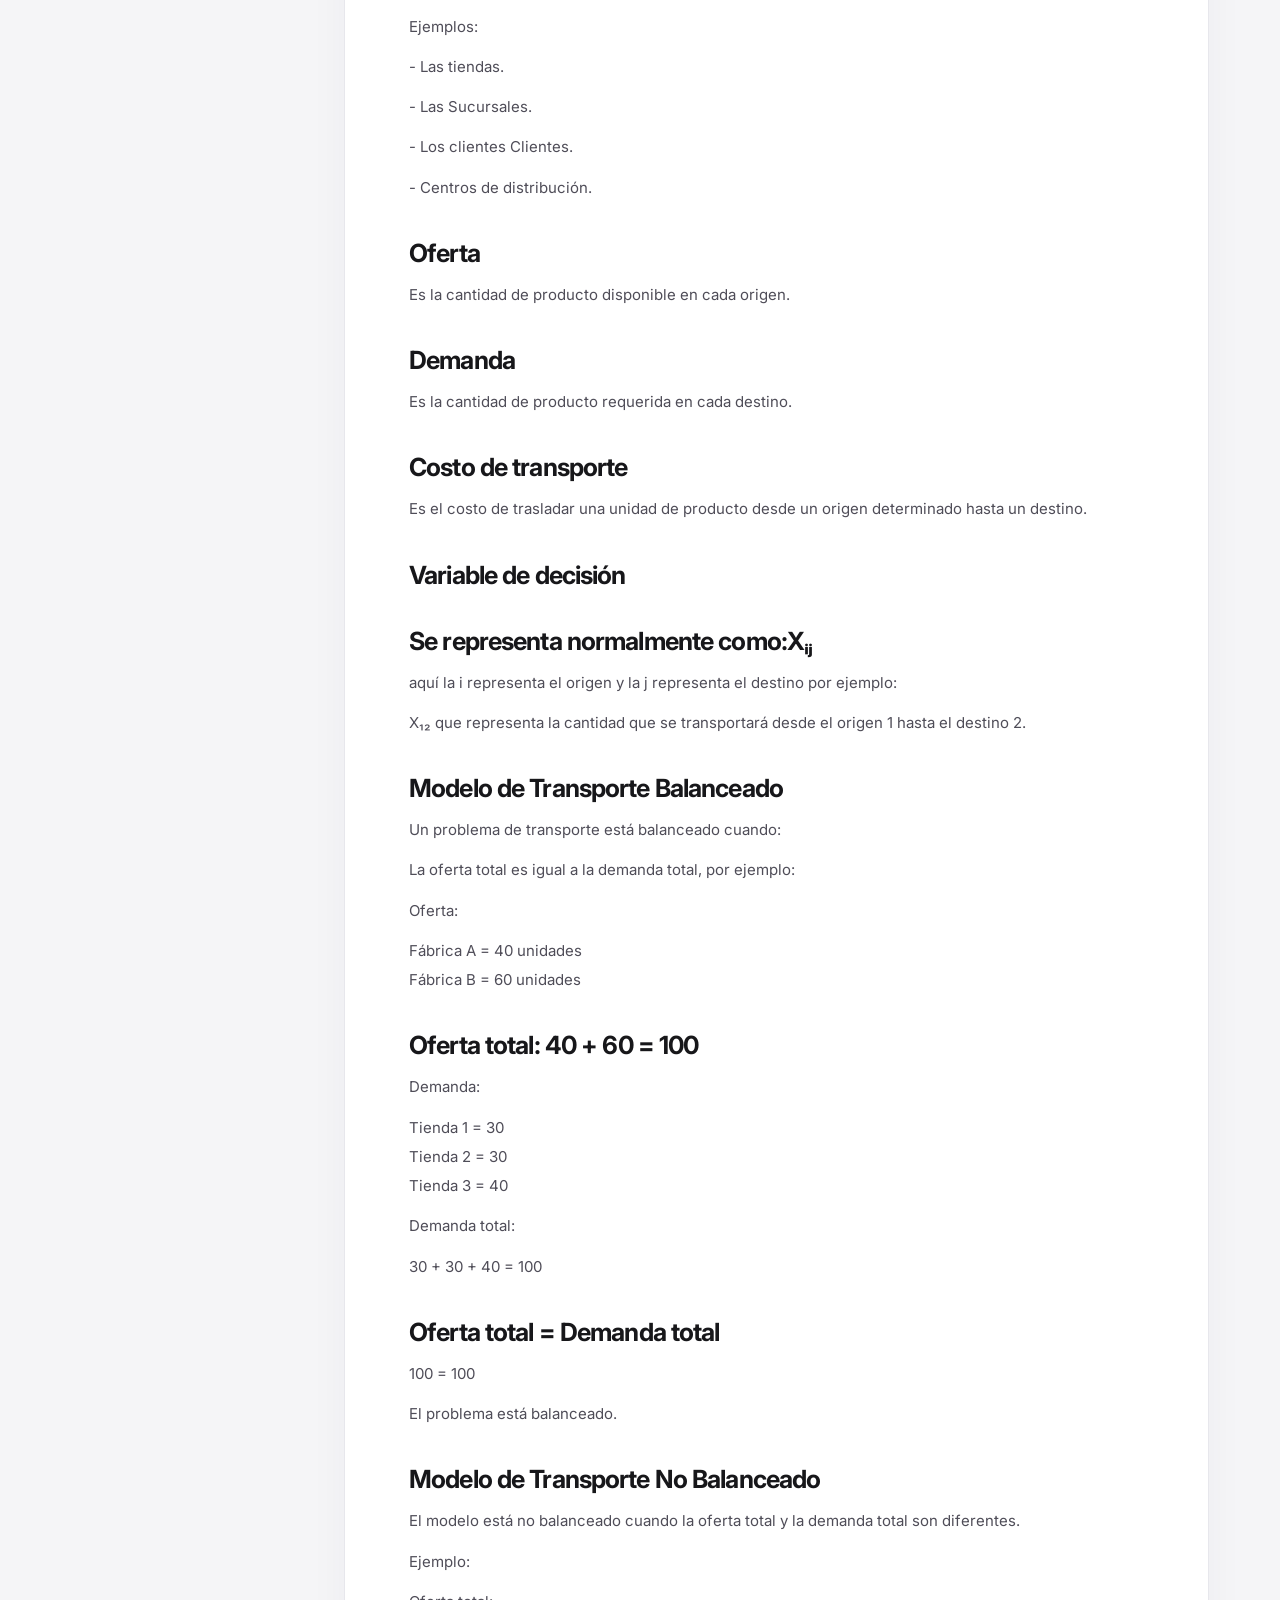
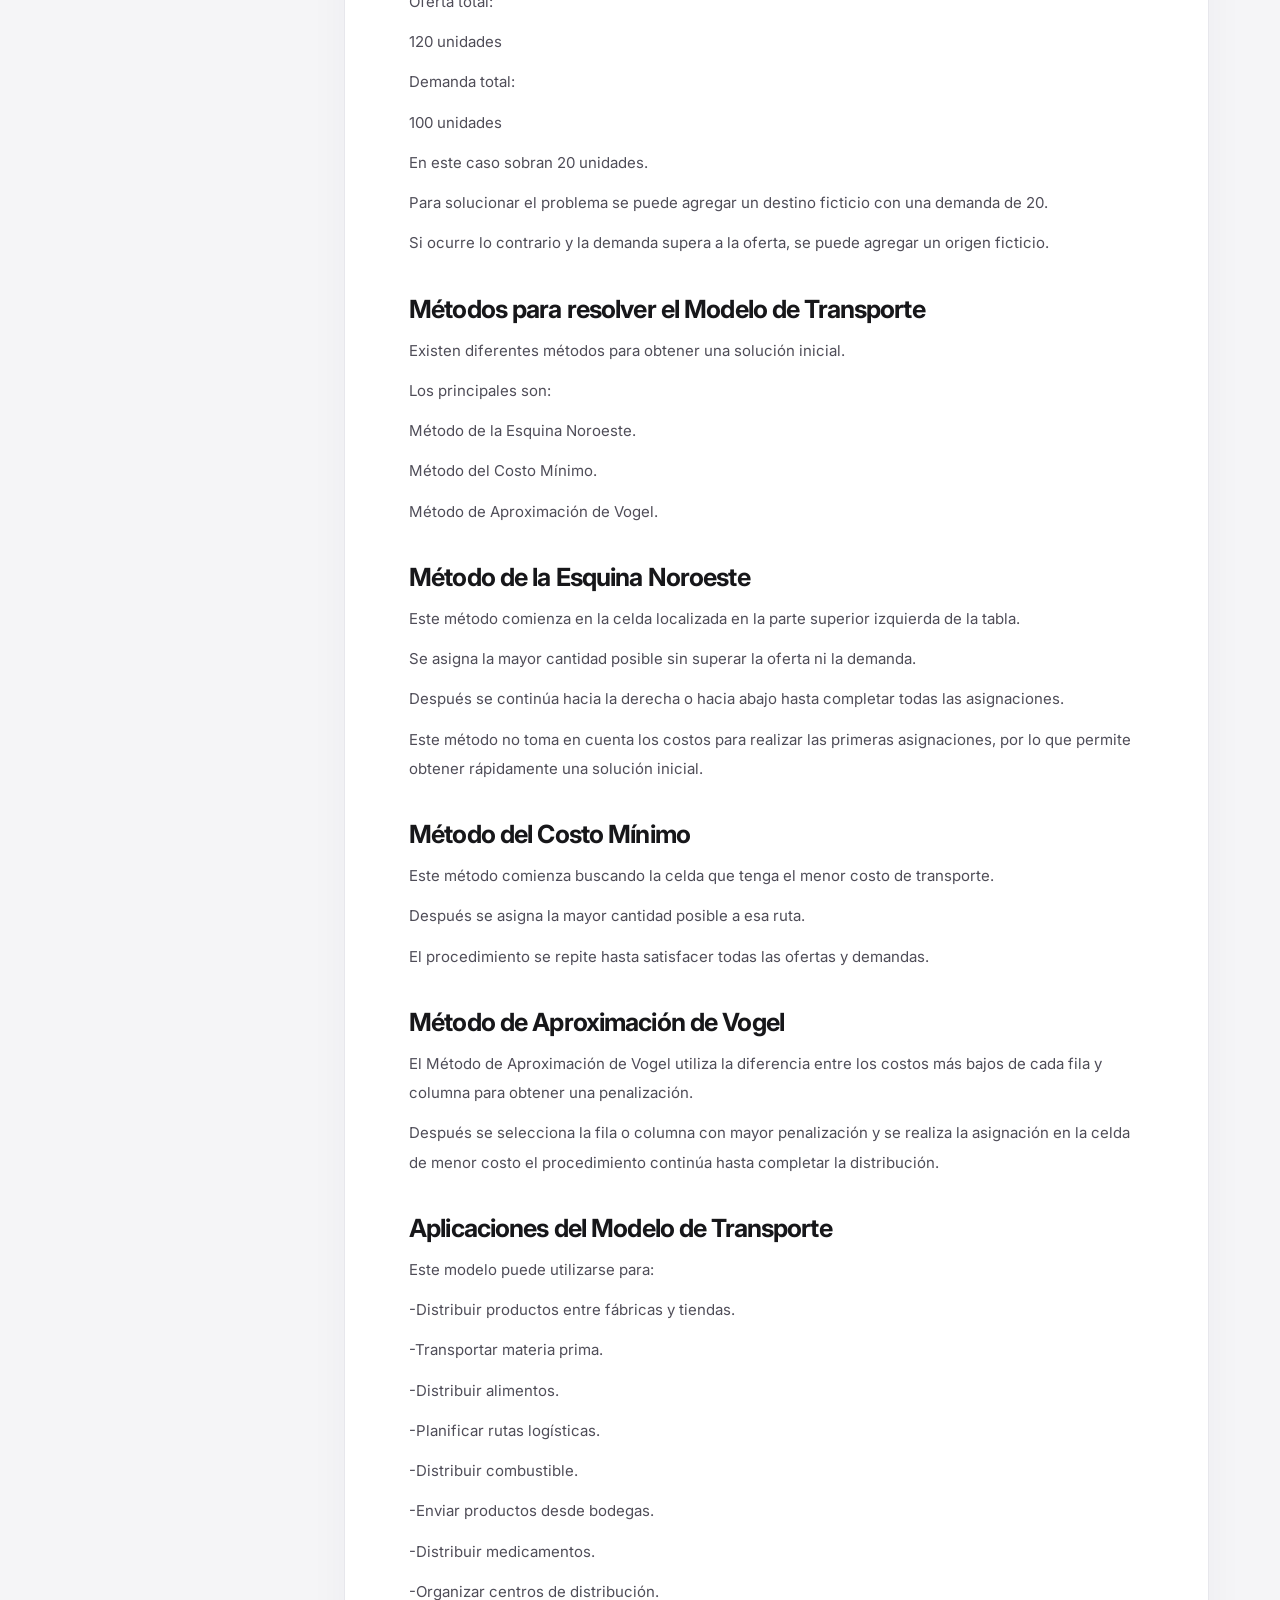
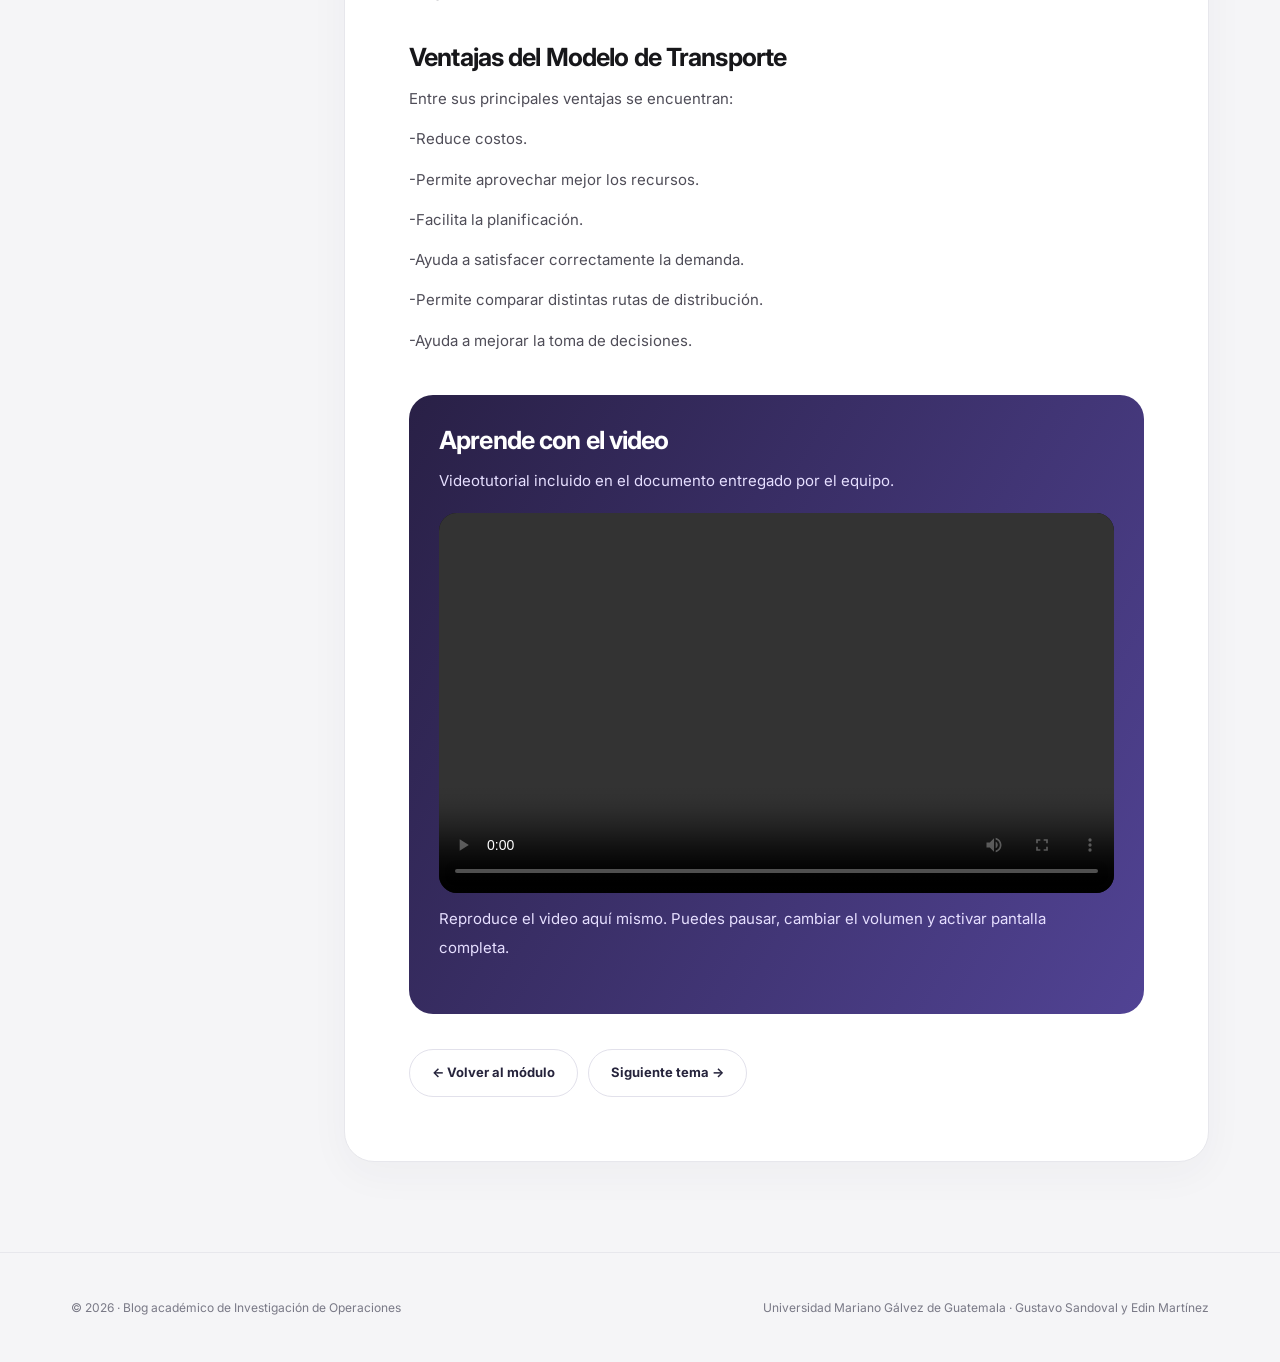
<file: transporte.html>
<!DOCTYPE html>

<html lang="es"><head><meta content="strict-origin-when-cross-origin" name="referrer"/><meta charset="utf-8"/><meta content="width=device-width,initial-scale=1" name="viewport"/><meta content="#f5f5f7" name="theme-color"/><meta content="Blog académico de Investigación de Operaciones" name="description"/><title>Modelo de Transporte · Investigación de Operaciones</title><link href="styles.css" rel="stylesheet"/></head><body><div class="announcement">Universidad Mariano Gálvez · Investigación de Operaciones</div><header class="nav-shell"><nav class="nav container"><a aria-label="Ir al inicio" class="brand" href="index.html">◈</a><div class="links"><a href="index.html">Inicio</a><a href="fase1.html">Fase 1</a><a href="fase2.html">Fase 2</a><a href="fase3.html">Fase 3</a></div><a class="pill" href="index.html#explorar">Explorar →</a></nav></header><main class="container"><div class="breadcrumbs"><a href="index.html">Inicio</a> / <a href="fase2.html">Fase 2</a> / Modelo de Transporte</div><section class="topic-hero"><div class="eyebrow">Fase 2 · Artículo 06</div><h1 class="page-title">Modelo de Transporte</h1><p class="intro">Distribuir productos con un costo mínimo.</p></section><div class="detail"><aside class="aside"><h4>En este artículo</h4><a href="#seccion-1">¿Qué es el Modelo de Transporte?</a><a href="#seccion-2">Objetivo del Modelo de Transporte</a><a href="#seccion-3">Elementos del Modelo de Transporte</a><a href="#seccion-4">Origen</a><a href="#seccion-5">Destino</a><a href="#seccion-6">Oferta</a><a href="#seccion-7">Demanda</a><a href="#seccion-8">Costo de transporte</a><a href="#seccion-9">Variable de decisión</a><a href="#seccion-10">Se representa normalmente como:Xᵢⱼ</a><a href="#seccion-11">Modelo de Transporte Balanceado</a><a href="#seccion-12">Oferta total: 40 + 60 = 100</a><a href="#seccion-13">Oferta total = Demanda total</a><a href="#seccion-14">Modelo de Transporte No Balanceado</a><a href="#seccion-15">Métodos para resolver el Modelo de Transporte</a><a href="#seccion-16">Método de la Esquina Noroeste</a><a href="#seccion-17">Método del Costo Mínimo</a><a href="#seccion-18">Método de Aproximación de Vogel</a><a href="#seccion-19">Aplicaciones del Modelo de Transporte</a><a href="#video">▶ Video explicativo</a><a href="fase2.html">← Todos los artículos</a></aside><article class="article"><span class="eyebrow">Material del proyecto · Fase 2</span><h2 id="seccion-1">¿Qué es el Modelo de Transporte?</h2><p>El Modelo de Transporte es una herramienta de la Investigación de Operaciones utilizada para determinar la forma más conveniente de transportar productos desde diferentes lugares de origen hacia distintos destinos.</p><p>El objetivo es minimizar el costo total de transporte para cumplir al mismo tiempo con las cantidades disponibles en los lugares de origen y las necesidades de los destinos.</p><p>Por ejemplo, una empresa puede tener productos almacenados en varias fábricas y necesitar enviarlos a diferentes tiendas. El modelo permite determinar cuántas unidades deben enviarse desde cada fábrica hacia cada tienda.</p><h2 id="seccion-2">Objetivo del Modelo de Transporte</h2><p>Su objetivo principal es encontrar la distribución de productos que permita:</p><p>-Satisfacer la demanda de todos los destinos.</p><p>-Respetar la cantidad disponible en cada origen.</p><p>-Reducir al mínimo posible el costo total de transporte.</p><p>El modelo también puede utilizarse en problemas relacionados con tiempo, distancia y capacidad.</p><h2 id="seccion-3">Elementos del Modelo de Transporte</h2><h2 id="seccion-4">Origen</h2><p>Es el lugar desde donde salen los productos.</p><p>Ejemplos:</p><p>-Fábricas.</p><p>-Bodegas.</p><p>-Centros de producción.</p><p>-Almacenes.</p><h2 id="seccion-5">Destino</h2><p>Es el lugar que necesita recibir los productos.</p><p>Ejemplos:</p><p>-        Las tiendas.</p><p>-        Las Sucursales.</p><p>-        Los clientes Clientes.</p><p>-        Centros de distribución.</p><h2 id="seccion-6">Oferta</h2><p>Es la cantidad de producto disponible en cada origen.</p><h2 id="seccion-7">Demanda</h2><p>Es la cantidad de producto requerida en cada destino.</p><h2 id="seccion-8">Costo de transporte</h2><p>Es el costo de trasladar una unidad de producto desde un origen determinado hasta un destino.</p><h2 id="seccion-9">Variable de decisión</h2><h2 id="seccion-10">Se representa normalmente como:Xᵢⱼ</h2><p>aquí la i representa el origen y la j representa el destino por ejemplo:</p><p>X₁₂ que representa la cantidad que se transportará desde el origen 1 hasta el destino 2.</p><h2 id="seccion-11">Modelo de Transporte Balanceado</h2><p>Un problema de transporte está balanceado cuando:</p><p>La oferta total es igual a la demanda total, por ejemplo:</p><p>Oferta:</p><p>Fábrica A = 40 unidades<br/> Fábrica B = 60 unidades</p><h2 id="seccion-12">Oferta total: 40 + 60 = 100</h2><p>Demanda:</p><p>Tienda 1 = 30<br/> Tienda 2 = 30<br/> Tienda 3 = 40</p><p>Demanda total:</p><p>30 + 30 + 40 = 100</p><h2 id="seccion-13">Oferta total = Demanda total</h2><p>100 = 100</p><p>El problema está balanceado.</p><h2 id="seccion-14">Modelo de Transporte No Balanceado</h2><p>El modelo está no balanceado cuando la oferta total y la demanda total son diferentes.</p><p>Ejemplo:</p><p>Oferta total:</p><p>120 unidades</p><p>Demanda total:</p><p>100 unidades</p><p>En este caso sobran 20 unidades.</p><p>Para solucionar el problema se puede agregar un destino ficticio con una demanda de 20.</p><p>Si ocurre lo contrario y la demanda supera a la oferta, se puede agregar un origen ficticio.</p><h2 id="seccion-15">Métodos para resolver el Modelo de Transporte</h2><p>Existen diferentes métodos para obtener una solución inicial.</p><p>Los principales son:</p><p>Método de la Esquina Noroeste.</p><p>Método del Costo Mínimo.</p><p>Método de Aproximación de Vogel.</p><h2 id="seccion-16">Método de la Esquina Noroeste</h2><p>Este método comienza en la celda localizada en la parte superior izquierda de la tabla.</p><p>Se asigna la mayor cantidad posible sin superar la oferta ni la demanda.</p><p>Después se continúa hacia la derecha o hacia abajo hasta completar todas las asignaciones.</p><p>Este método no toma en cuenta los costos para realizar las primeras asignaciones, por lo que permite obtener rápidamente una solución inicial.</p><h2 id="seccion-17">Método del Costo Mínimo</h2><p>Este método comienza buscando la celda que tenga el menor costo de transporte.</p><p>Después se asigna la mayor cantidad posible a esa ruta.</p><p>El procedimiento se repite hasta satisfacer todas las ofertas y demandas.</p><h2 id="seccion-18">Método de Aproximación de Vogel</h2><p>El Método de Aproximación de Vogel utiliza la diferencia entre los costos más bajos de cada fila y columna para obtener una penalización.</p><p>Después se selecciona la fila o columna con mayor penalización y se realiza la asignación en la celda de menor costo el procedimiento continúa hasta completar la distribución.</p><h2 id="seccion-19">Aplicaciones del Modelo de Transporte</h2><p>Este modelo puede utilizarse para:</p><p>-Distribuir productos entre fábricas y tiendas.</p><p>-Transportar materia prima.</p><p>-Distribuir alimentos.</p><p>-Planificar rutas logísticas.</p><p>-Distribuir combustible.</p><p>-Enviar productos desde bodegas.</p><p>-Distribuir medicamentos.</p><p>-Organizar centros de distribución.</p><h2 id="seccion-20">Ventajas del Modelo de Transporte</h2><p>Entre sus principales ventajas se encuentran:</p><p>-Reduce costos.</p><p>-Permite aprovechar mejor los recursos.</p><p>-Facilita la planificación.</p><p>-Ayuda a satisfacer correctamente la demanda.</p><p>-Permite comparar distintas rutas de distribución.</p><p>-Ayuda a mejorar la toma de decisiones.</p><section class="video-box" id="video"><h2>Aprende con el video</h2><p>Videotutorial incluido en el documento entregado por el equipo.</p><div class="video-player-hybrid" data-local-video="videos/transporte-asignacion.mp4"><video aria-label="Video educativo integrado" class="hybrid-local-video" controls="" height="720" playsinline="" preload="metadata" width="1280"><source src="videos/transporte-asignacion.mp4" type="video/mp4"/>Tu navegador no puede reproducir este video. Prueba con una versión reciente de Chrome o Edge.</video><p class="video-direct-note">Reproduce el video aquí mismo. Puedes pausar, cambiar el volumen y activar pantalla completa.</p></div></section><div style="display:flex;gap:10px;flex-wrap:wrap;margin-top:35px"><a class="button secondary" href="fase2.html">← Volver al módulo</a><a class="button secondary" href="asignacion.html">Siguiente tema →</a></div></article></div></main><footer><div class="container footer-in"><span>© 2026 · Blog académico de Investigación de Operaciones</span><span>Universidad Mariano Gálvez de Guatemala · Gustavo Sandoval y Edin Martínez</span></div></footer></body></html>
</file>
<file: styles.css>
@import url('https://fonts.googleapis.com/css2?family=DM+Sans:wght@400;500;600;700;800&family=Inter:wght@400;500;600;700;800;900&display=swap');
:root{--bg:#f5f5f7;--panel:#fff;--text:#17171a;--sub:#6c707c;--line:#e7e7ec;--accent:#6857f5;--shade:#edeaff;--shadow:0 22px 70px #22214410}*{box-sizing:border-box}html{scroll-behavior:smooth}body{margin:0;background:var(--bg);font-family:Inter,Arial,sans-serif;color:var(--text);line-height:1.65}a{color:inherit;text-decoration:none}button{font:inherit} .container{max-width:1190px;margin:auto;padding:0 26px}.announcement{background:#17171d;color:#dedee9;font-size:12px;letter-spacing:.06em;text-align:center;padding:8px 15px}.nav-shell{height:73px;position:sticky;top:0;background:#ffffffd9;backdrop-filter:blur(24px);-webkit-backdrop-filter:blur(24px);border-bottom:1px solid #e9e9ee;z-index:10}.nav{display:flex;justify-content:space-between;align-items:center;height:100%;gap:24px}.brand{width:44px;height:44px;border-radius:15px;background:linear-gradient(145deg,#a38aff,#4d53e6);display:grid;place-items:center;color:#fff;font-size:26px;font-weight:700;box-shadow:0 7px 20px #6857f54d}.links{display:flex;align-items:center;gap:32px}.links a{color:#555766;font-size:13px;font-weight:650;transition:.2s}.links a:hover,.links a.active{color:#6857f5}.pill,.button{display:inline-flex;align-items:center;justify-content:center;gap:9px;background:#211e30;color:#fff;border-radius:100px;padding:12px 22px;font-size:13px;font-weight:700;transition:transform .2s,box-shadow .2s;border:0;cursor:pointer}.pill:hover,.button:hover{transform:translateY(-2px);box-shadow:0 14px 24px #48408b38}.button.secondary{background:#fff;color:#26243c;border:1px solid #e2e1eb}.hero{padding:95px 0 48px;text-align:center;position:relative;overflow:hidden}.hero:before{content:'';position:absolute;top:0;left:12%;width:76%;height:90%;background:radial-gradient(ellipse,#ded6ff9e,transparent 70%);z-index:-1}.eyebrow{color:#6550df;font-size:12px;font-weight:800;letter-spacing:.16em;text-transform:uppercase}.hero h1,.page-title{font-size:clamp(45px,6.8vw,90px);font-weight:800;line-height:1.075;letter-spacing:-.065em;margin:17px auto 20px;max-width:1030px}.gradient-text{background:linear-gradient(95deg,#422dd4,#7665f3,#c16aee);-webkit-background-clip:text;background-clip:text;color:transparent}.intro{max-width:665px;margin:0 auto;color:var(--sub);font-size:17px}.hero-cta{display:flex;justify-content:center;gap:12px;margin:32px 0 46px;flex-wrap:wrap}.hero-panel{background:linear-gradient(115deg,#211940,#453883 53%,#7060c7);min-height:330px;border-radius:34px;box-shadow:0 36px 80px #372b6c38;display:flex;align-items:center;justify-content:center;position:relative;overflow:hidden;color:white;text-align:left;padding:46px}.hero-panel:after{content:'';width:320px;height:320px;border:1px solid #ffffff60;border-radius:50%;position:absolute;right:9%;top:0;box-shadow:0 0 0 50px #ffffff0b,0 0 0 100px #ffffff09}.hero-panel h2{font-size:clamp(33px,4.5vw,55px);line-height:1.1;letter-spacing:-.055em;margin:12px 0}.hero-panel p{max-width:420px;color:#dfd9fa}.hero-panel .formula{color:#ddceff;font-family:monospace;font-size:14px}.section{padding:82px 0}.section-head{text-align:center;max-width:660px;margin:0 auto 45px}.section-head h2{font-size:clamp(32px,4vw,52px);line-height:1.15;letter-spacing:-.05em;margin:12px 0}.section-head p{color:var(--sub)}.cards{display:grid;grid-template-columns:repeat(3,1fr);gap:18px}.card{display:flex;flex-direction:column;min-height:260px;padding:28px;border-radius:26px;background:#fff;border:1px solid #eae9ef;box-shadow:0 10px 36px #2020440a;transition:transform .25s,box-shadow .25s}.card:hover{transform:translateY(-7px);box-shadow:var(--shadow)}.card .number{font-size:12px;color:#7668d8;letter-spacing:.1em;font-weight:800}.card .symbol{margin:10px 0;font-size:34px}.card h3{font-size:24px;line-height:1.18;letter-spacing:-.045em;margin:8px 0}.card p{color:var(--sub);font-size:13px;margin:0 0 18px}.card .go{margin-top:auto;font-size:13px;color:#6857f5;font-weight:750}.module-band{background:linear-gradient(125deg,#f0ecff,#f7f3fb);border-radius:34px;padding:36px;margin-bottom:25px;display:flex;justify-content:space-between;align-items:center;gap:20px}.module-band h2{font-size:36px;letter-spacing:-.05em;margin:3px 0}.module-band p{color:#777486;margin:0}.stats{display:grid;grid-template-columns:repeat(3,1fr);gap:20px;padding:20px 0 90px}.stat{background:white;border-radius:25px;text-align:center;padding:30px}.stat strong{display:block;font-size:36px;letter-spacing:-.06em}.stat span{font-size:12px;color:var(--sub)}footer{padding:45px 0;border-top:1px solid var(--line);color:#797986;font-size:12px}.footer-in{display:flex;justify-content:space-between;gap:15px;flex-wrap:wrap}.breadcrumbs{font-size:13px;color:#888394;padding:32px 0 0}.breadcrumbs a{color:#6958de}.topic-hero{padding:40px 0 65px;text-align:center}.topic-hero h1{font-size:clamp(40px,5.5vw,68px)}.topic-hero .intro{font-size:17px}.detail{display:grid;grid-template-columns:245px minmax(0,1fr);gap:28px;align-items:start;padding-bottom:90px}.aside{position:sticky;top:100px;border:1px solid var(--line);background:white;border-radius:22px;padding:22px}.aside h4{margin:0 0 14px;font-size:12px;letter-spacing:.08em;color:#787388;text-transform:uppercase}.aside a{display:block;padding:10px 12px;border-radius:11px;color:#6e697e;font-size:13px}.aside a:hover{background:#f2f0ff;color:#5e4bdd}.article{background:white;border-radius:30px;padding:clamp(23px,5vw,64px);border:1px solid var(--line);overflow-wrap:anywhere;box-shadow:0 12px 40px #34304e0a}.article h2{font-size:25px;line-height:1.2;letter-spacing:-.035em;margin:36px 0 12px}.article h3{font-size:19px;line-height:1.3;margin:28px 0 10px}.article p{font-size:15px;line-height:1.95;color:#4f4d58;margin:11px 0}.article .mathline{padding:13px 18px;background:#f5f3ff;border-left:3px solid #8c75ff;border-radius:10px;color:#4232a5;font-family:ui-monospace,SFMono-Regular,Consolas,monospace;font-size:14px;overflow-x:auto;white-space:pre-wrap}.article table{border-collapse:collapse;width:100%;margin:22px 0;font-size:13px;display:block;overflow:auto}.article td,.article th{padding:12px;border:1px solid #e8e5ef}.article tr:first-child{background:#f4f1ff;font-weight:700}.video-box{margin-top:40px;border-radius:24px;padding:30px;background:linear-gradient(120deg,#292046,#514394);color:#fff}.video-box h2{margin:0 0 8px;color:white}.video-box p{color:#e6dfff}.video-box .button{background:white;color:#2a2152}.video-frame{border:0;width:100%;aspect-ratio:16/9;border-radius:16px;margin:17px 0}.muted{color:var(--sub)}.empty{margin-top:40px;background:#fff;border:1px dashed #d1cbe4;border-radius:22px;padding:38px;text-align:center}.arrow-back{display:inline-block;color:#6958df;font-weight:700;font-size:13px;margin-bottom:8px}@media(max-width:850px){.detail{grid-template-columns:1fr}.aside{position:static}.cards{grid-template-columns:repeat(2,1fr)}.links{gap:15px}.hero{padding-top:60px}}@media(max-width:600px){.links a:nth-child(3){display:none}.links{gap:13px}.links a{font-size:12px}.nav .pill{display:none}.cards{grid-template-columns:1fr}.hero-panel{min-height:300px;padding:30px}.hero-panel:after{right:-35%}.module-band{display:block}.module-band .button{margin-top:20px}.stats{grid-template-columns:1fr}.section{padding:54px 0}.article{border-radius:20px}.topic-hero{padding:30px 0 38px}}
/* Componentes de la fase 3 */
.phase-video{background:white;border:1px solid var(--line);padding:clamp(25px,5vw,55px);border-radius:30px;margin:45px 0;text-align:center}.phase-video h2{font-size:clamp(28px,4vw,44px);letter-spacing:-.045em;margin:12px 0}.phase-video p{color:var(--sub)}.video-responsive{max-width:830px;margin:25px auto}.video-responsive iframe{width:100%;aspect-ratio:16/9;border:0;border-radius:22px;display:block}.article ol,.article ul{padding-left:24px;line-height:1.95;color:#4f4d58;font-size:15px}.article li{margin-bottom:7px}.article section{scroll-margin-top:100px}.result-box{border-radius:20px;padding:22px 24px;background:linear-gradient(110deg,#eeeaff,#f7f5ff);border:1px solid #dcd5ff;margin:24px 0;display:flex;flex-direction:column;gap:7px}.result-box strong{font-size:19px;color:#41329a}.result-box span{font-size:14px;color:#5e5781}.article-actions{display:flex;flex-wrap:wrap;gap:10px;margin-top:36px}.article .video-box h2{margin-top:0}

/* Reproductor local independiente de YouTube */
.video-player-hybrid{width:100%;margin:18px 0 22px}.video-player-hybrid iframe,.hybrid-local-video{width:100%;aspect-ratio:16/9;min-height:200px;border:0;border-radius:18px;background:#101014;object-fit:contain}.hybrid-controls{display:flex;flex-wrap:wrap;gap:10px;margin-top:14px}.hybrid-button{appearance:none;cursor:pointer;border:1px solid #d8d4eb;background:#fff;color:#292341;padding:12px 17px;border-radius:100px;font:600 14px system-ui,sans-serif}.hybrid-open-local{background:#4d398e;color:#fff;border-color:#4d398e}.hybrid-button:hover{filter:brightness(.94)}.hybrid-note{color:#6d6881;font-size:13px;line-height:1.6;margin-top:8px} .video-player-hybrid .hybrid-file-input[hidden]{display:none}

.video-direct-note{color:#6d6881;font-size:13px;line-height:1.6;margin-top:9px}.video-player-hybrid .hybrid-local-video{display:block!important;width:100%;height:auto;aspect-ratio:16/9;border-radius:18px;background:#101014}
</file>
